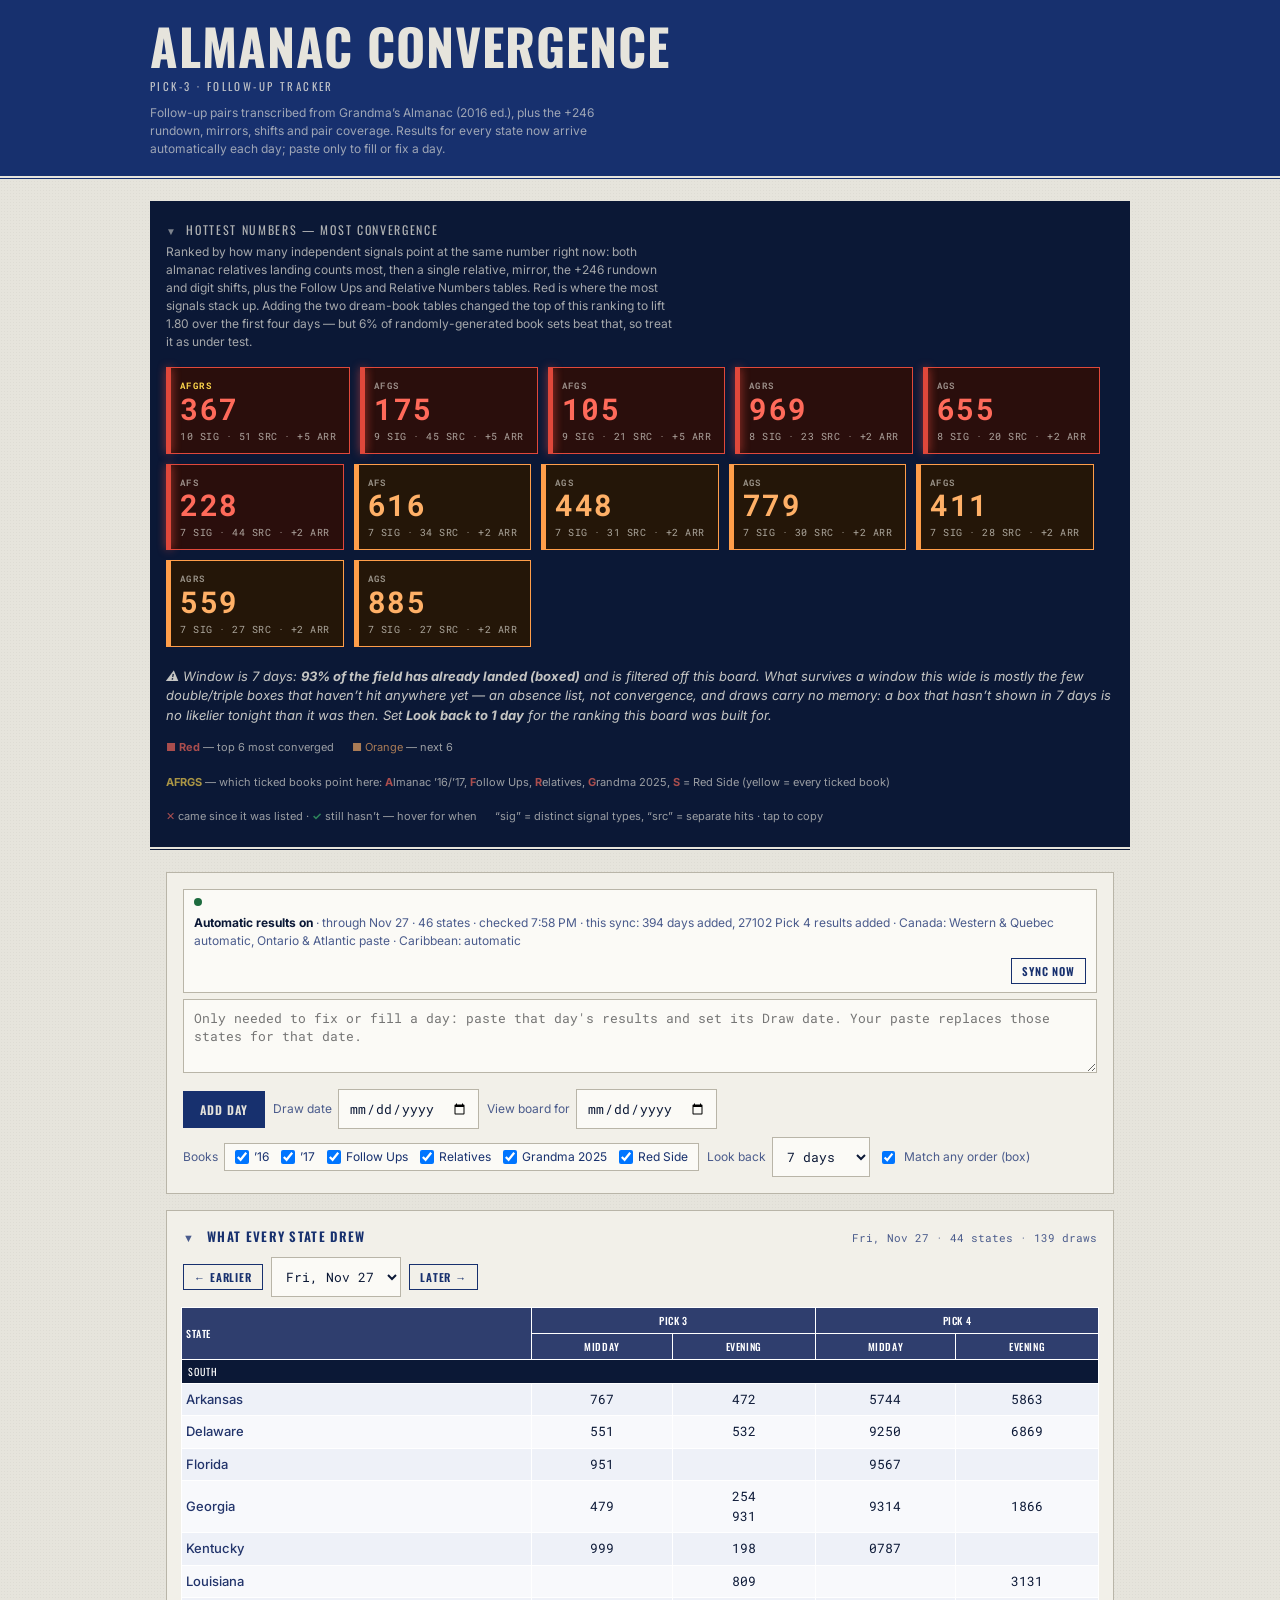
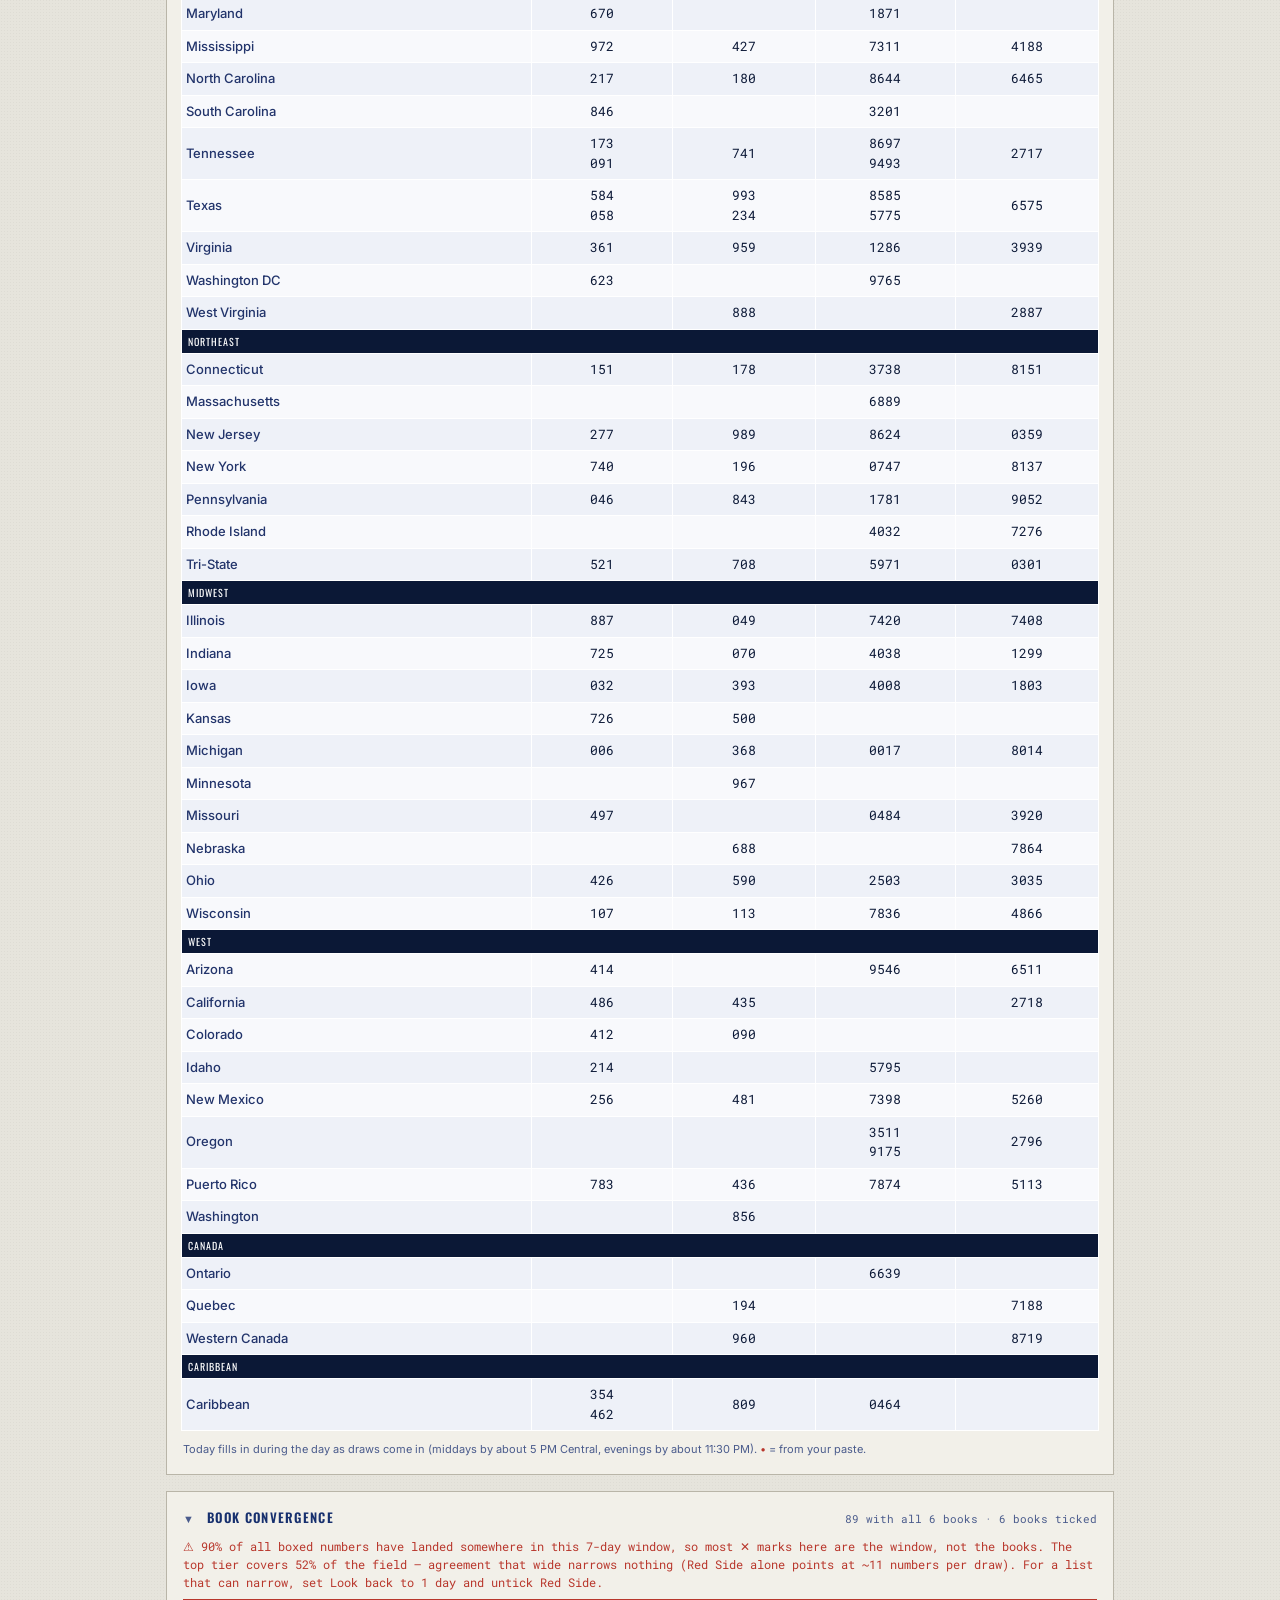
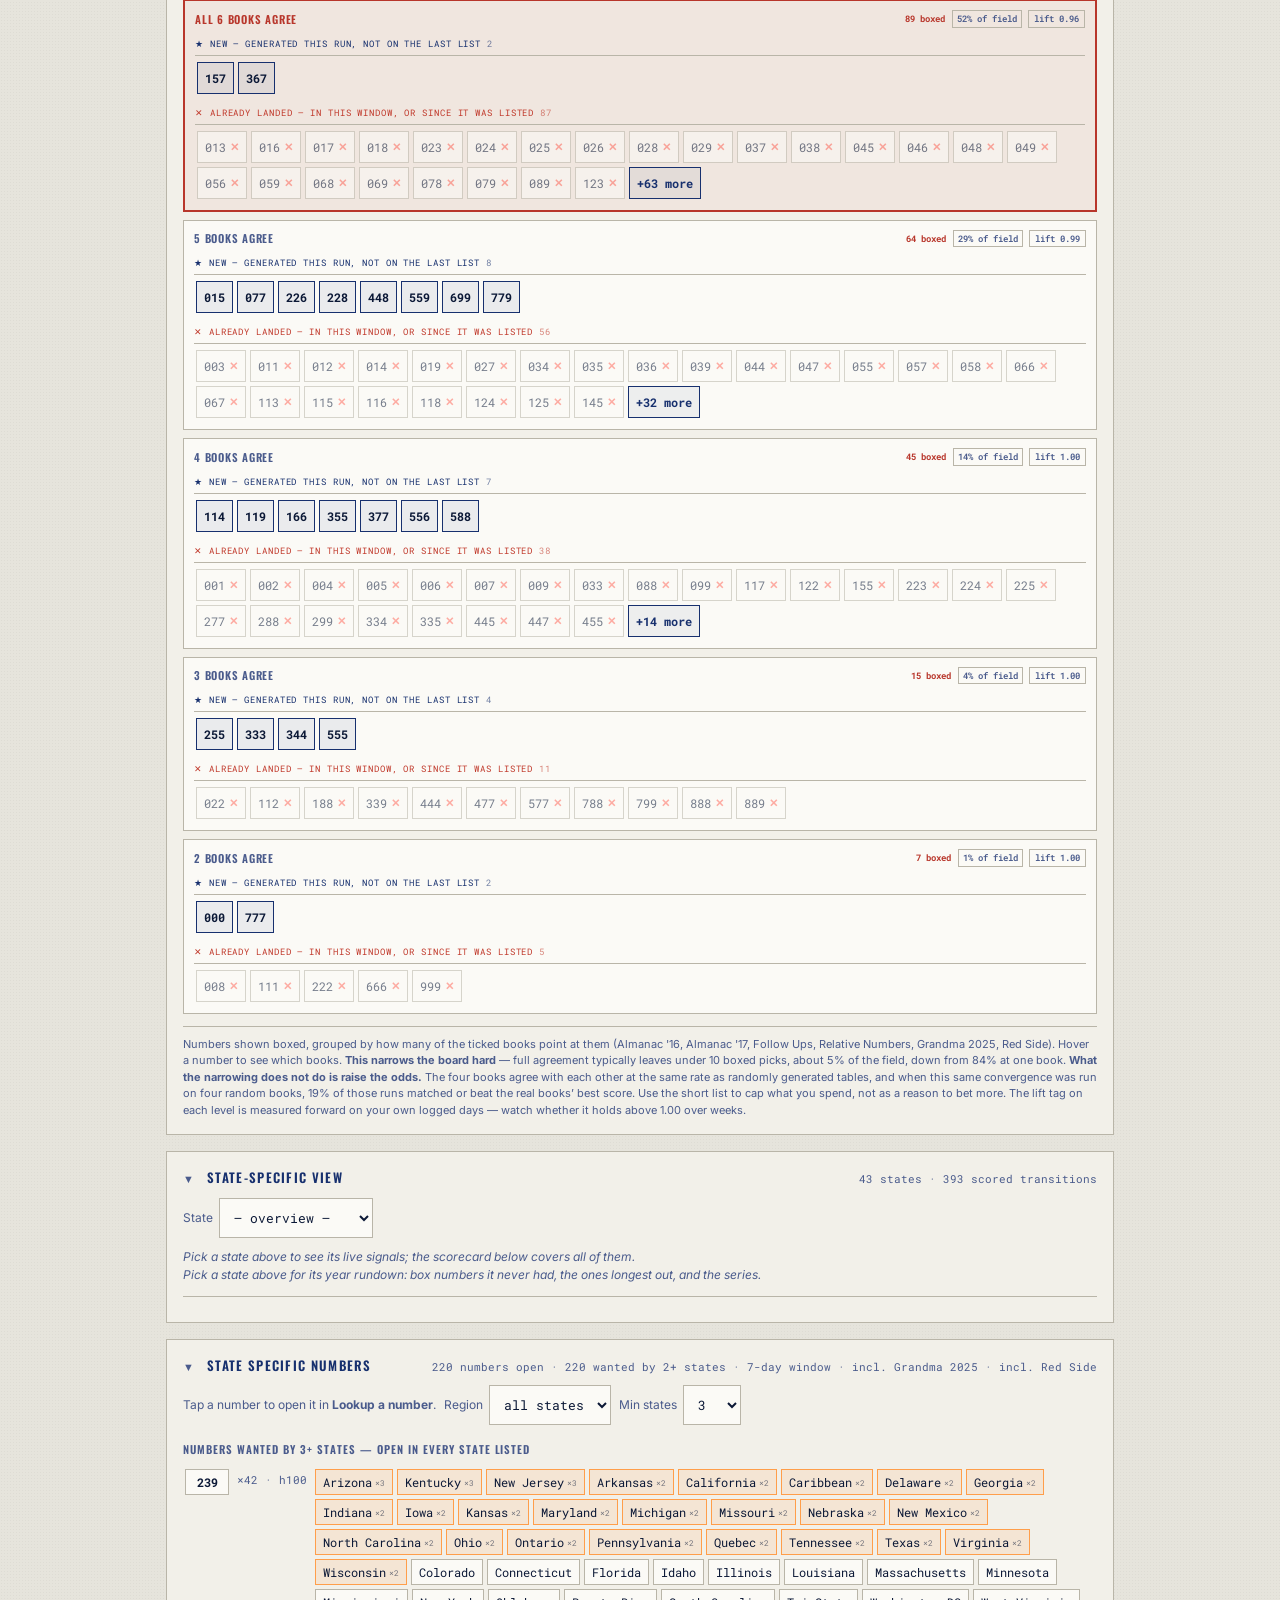
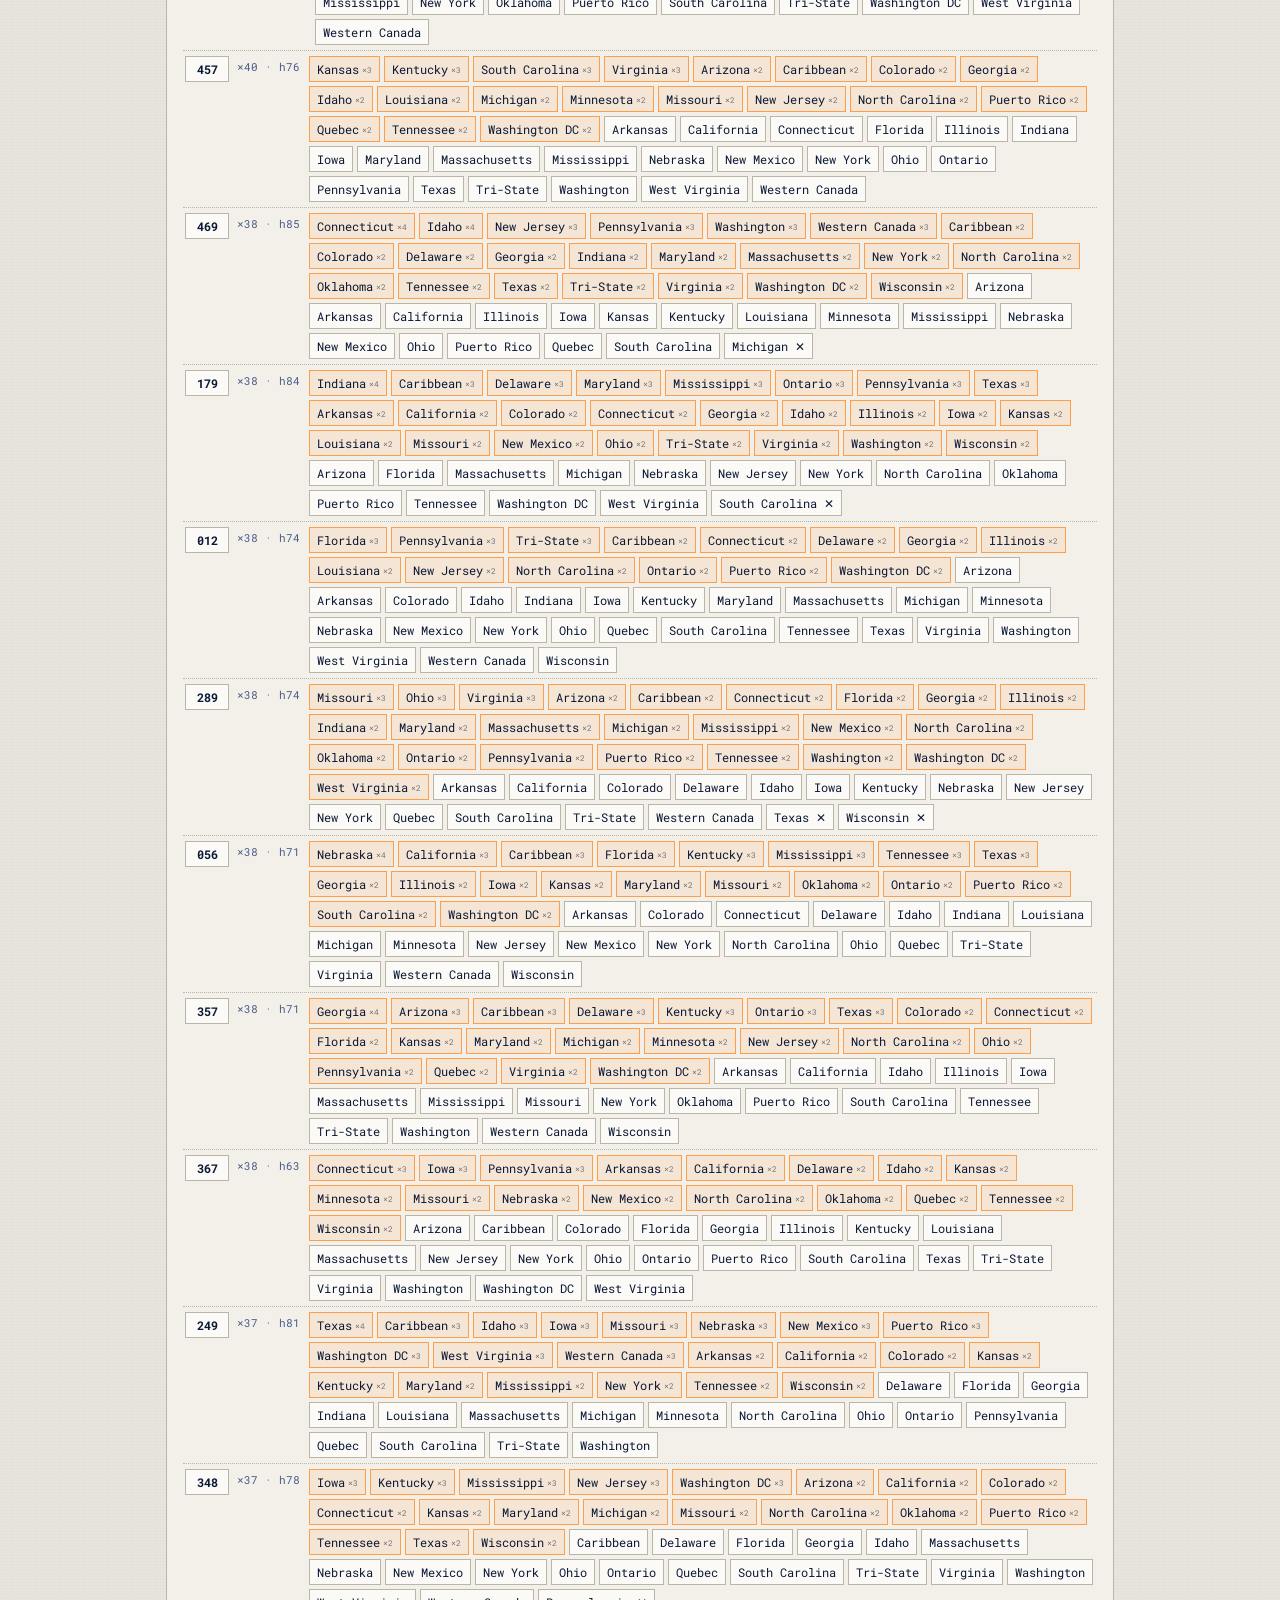
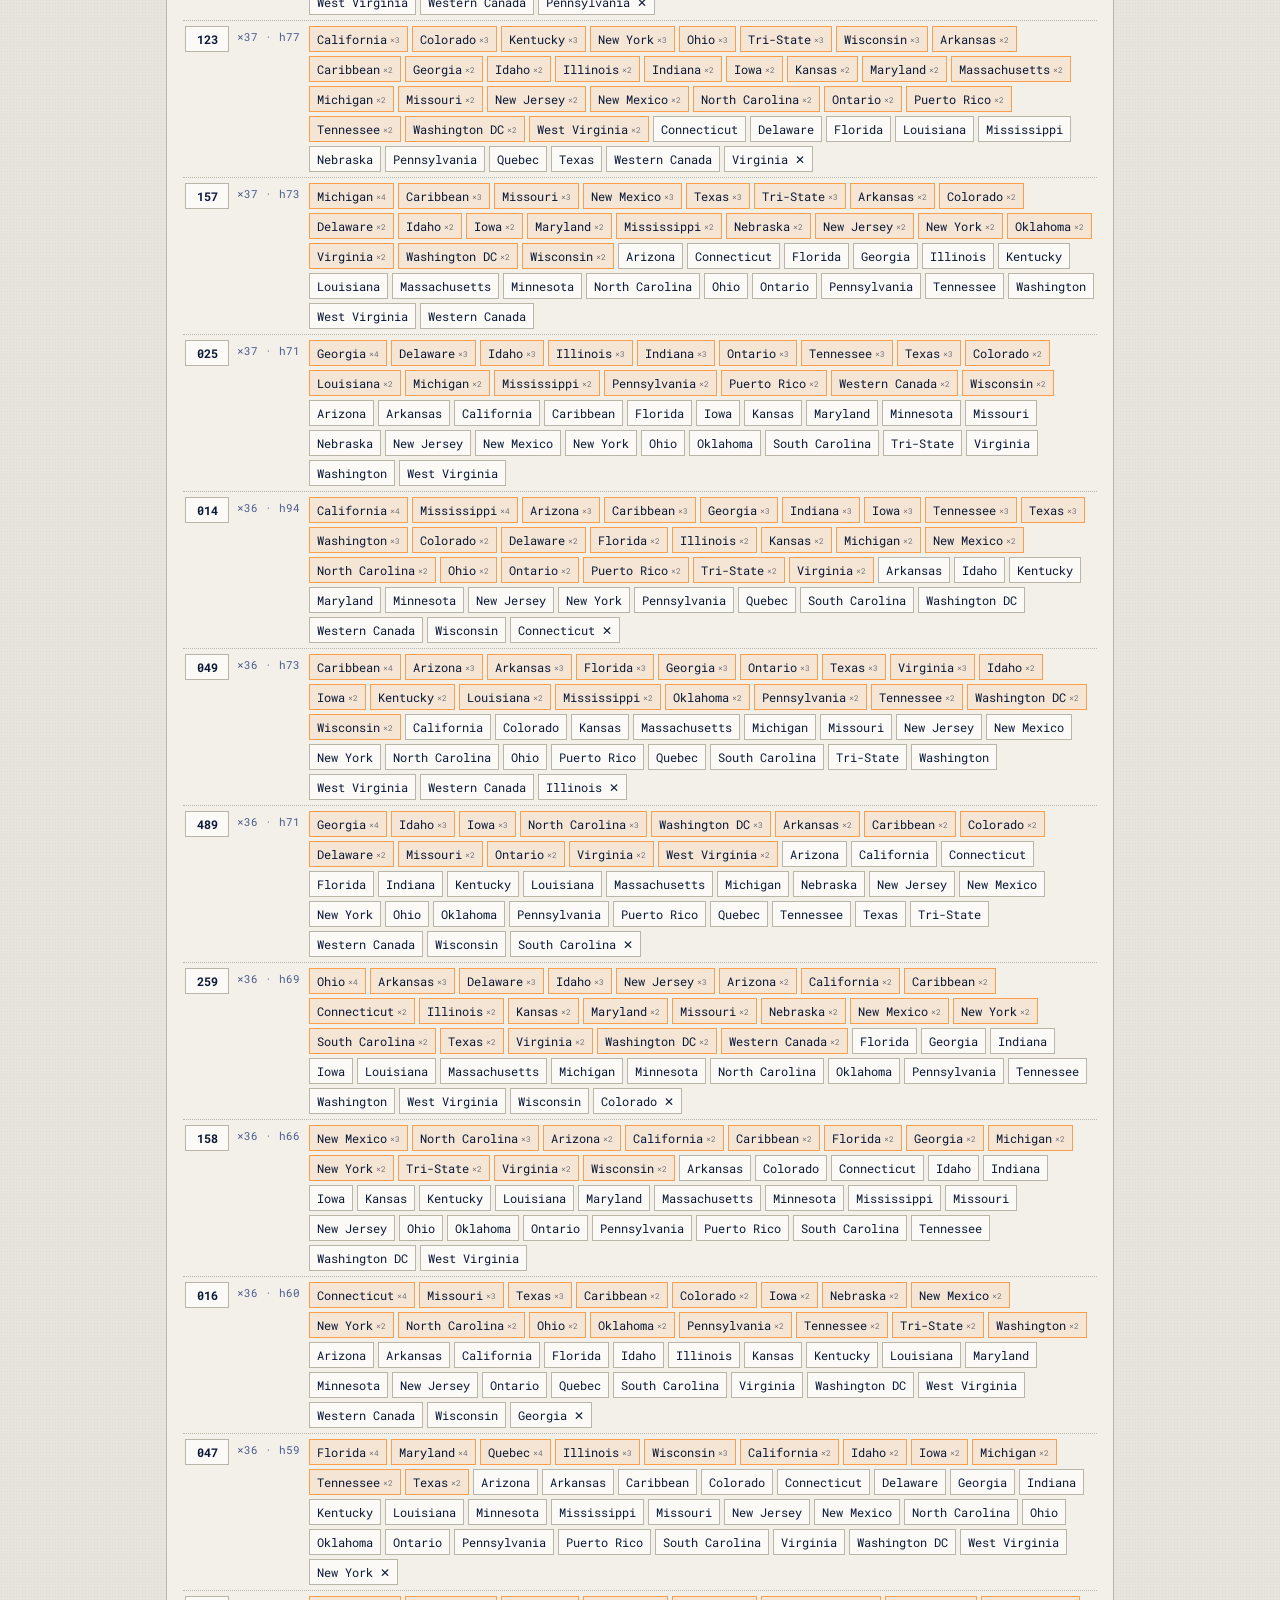
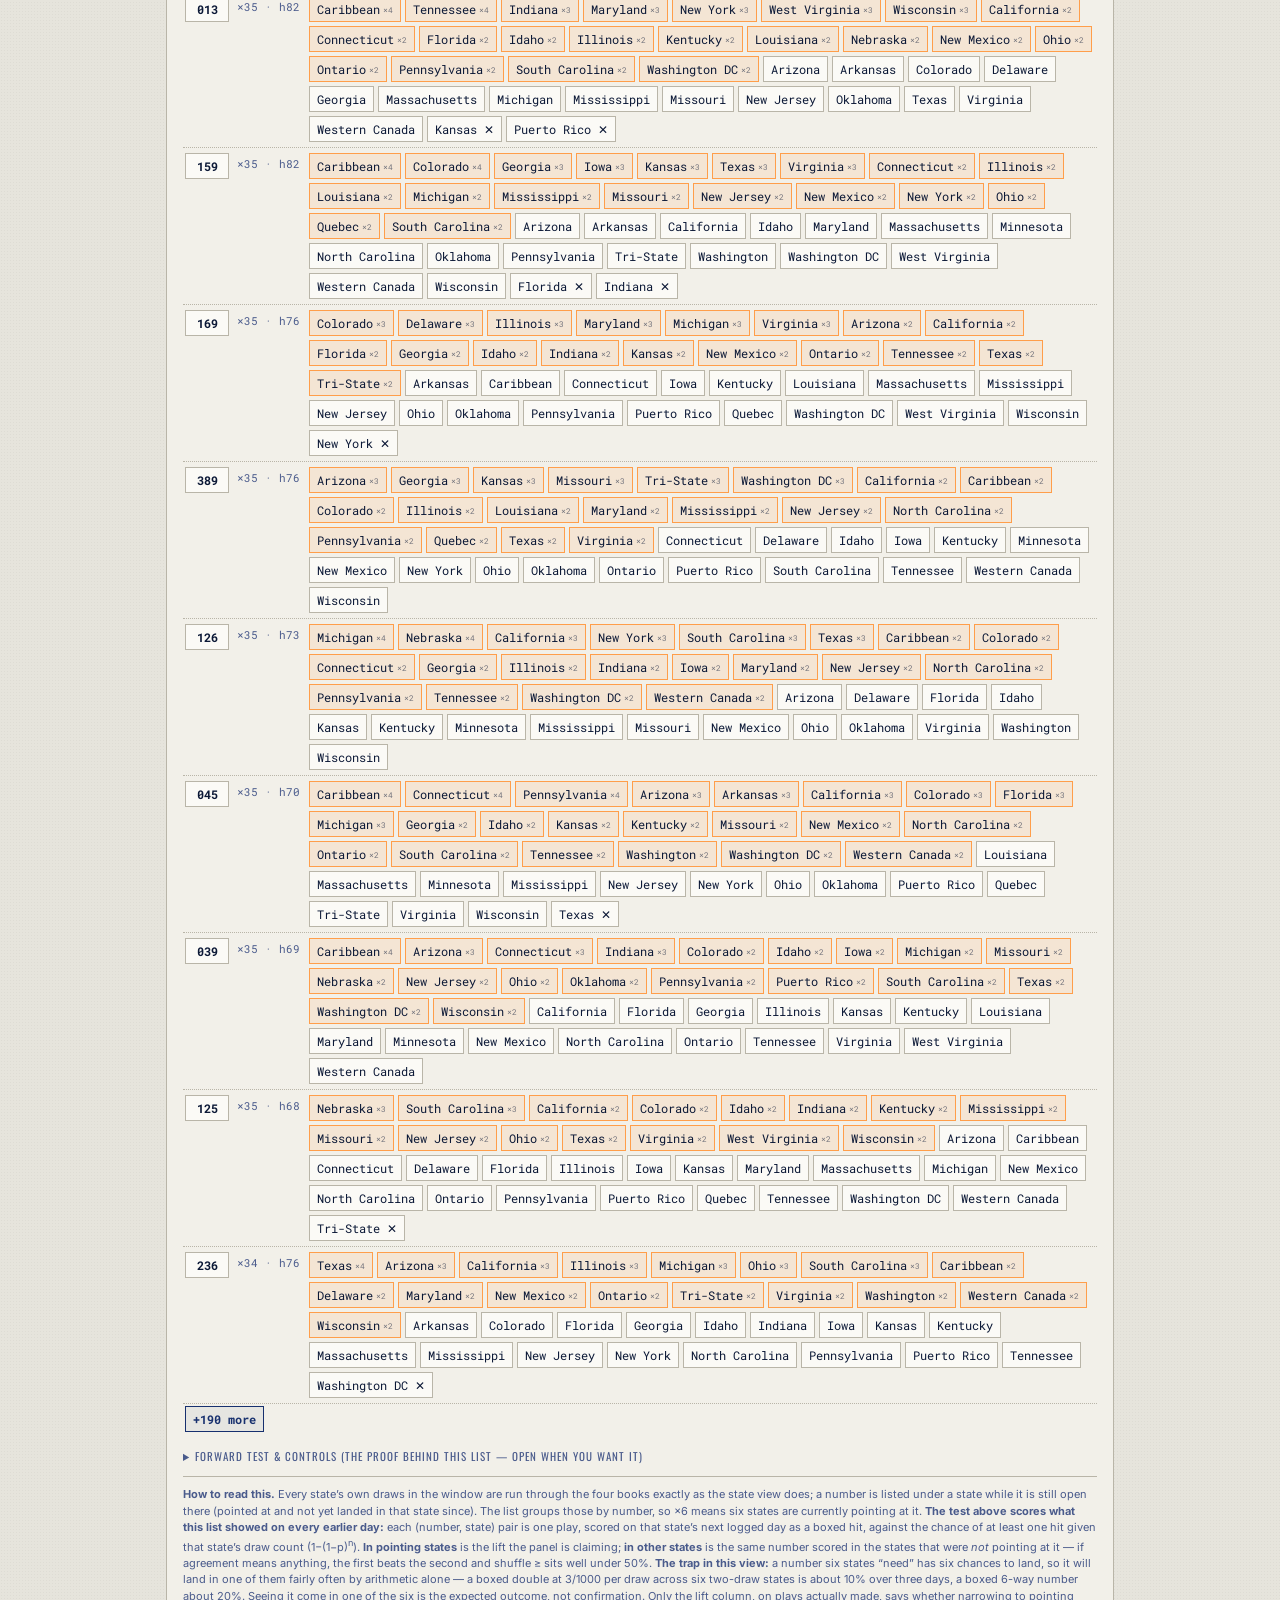
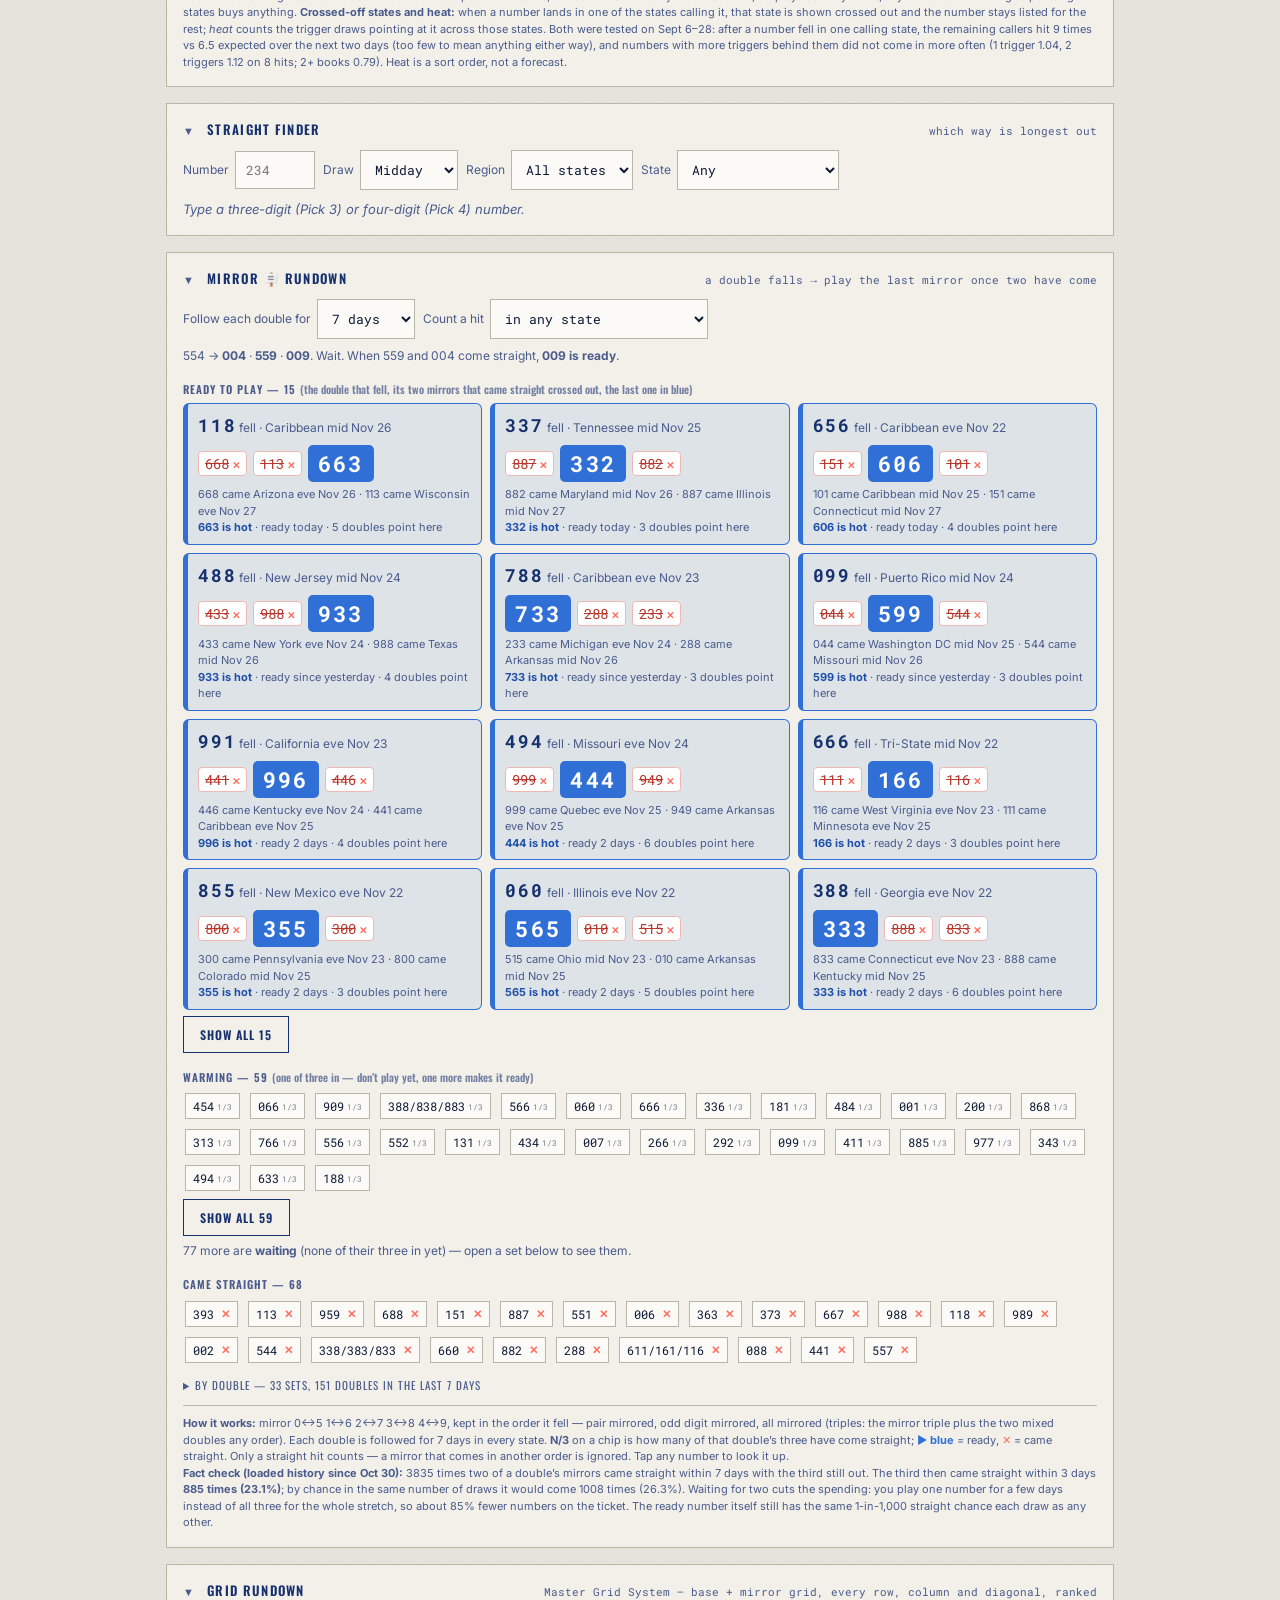
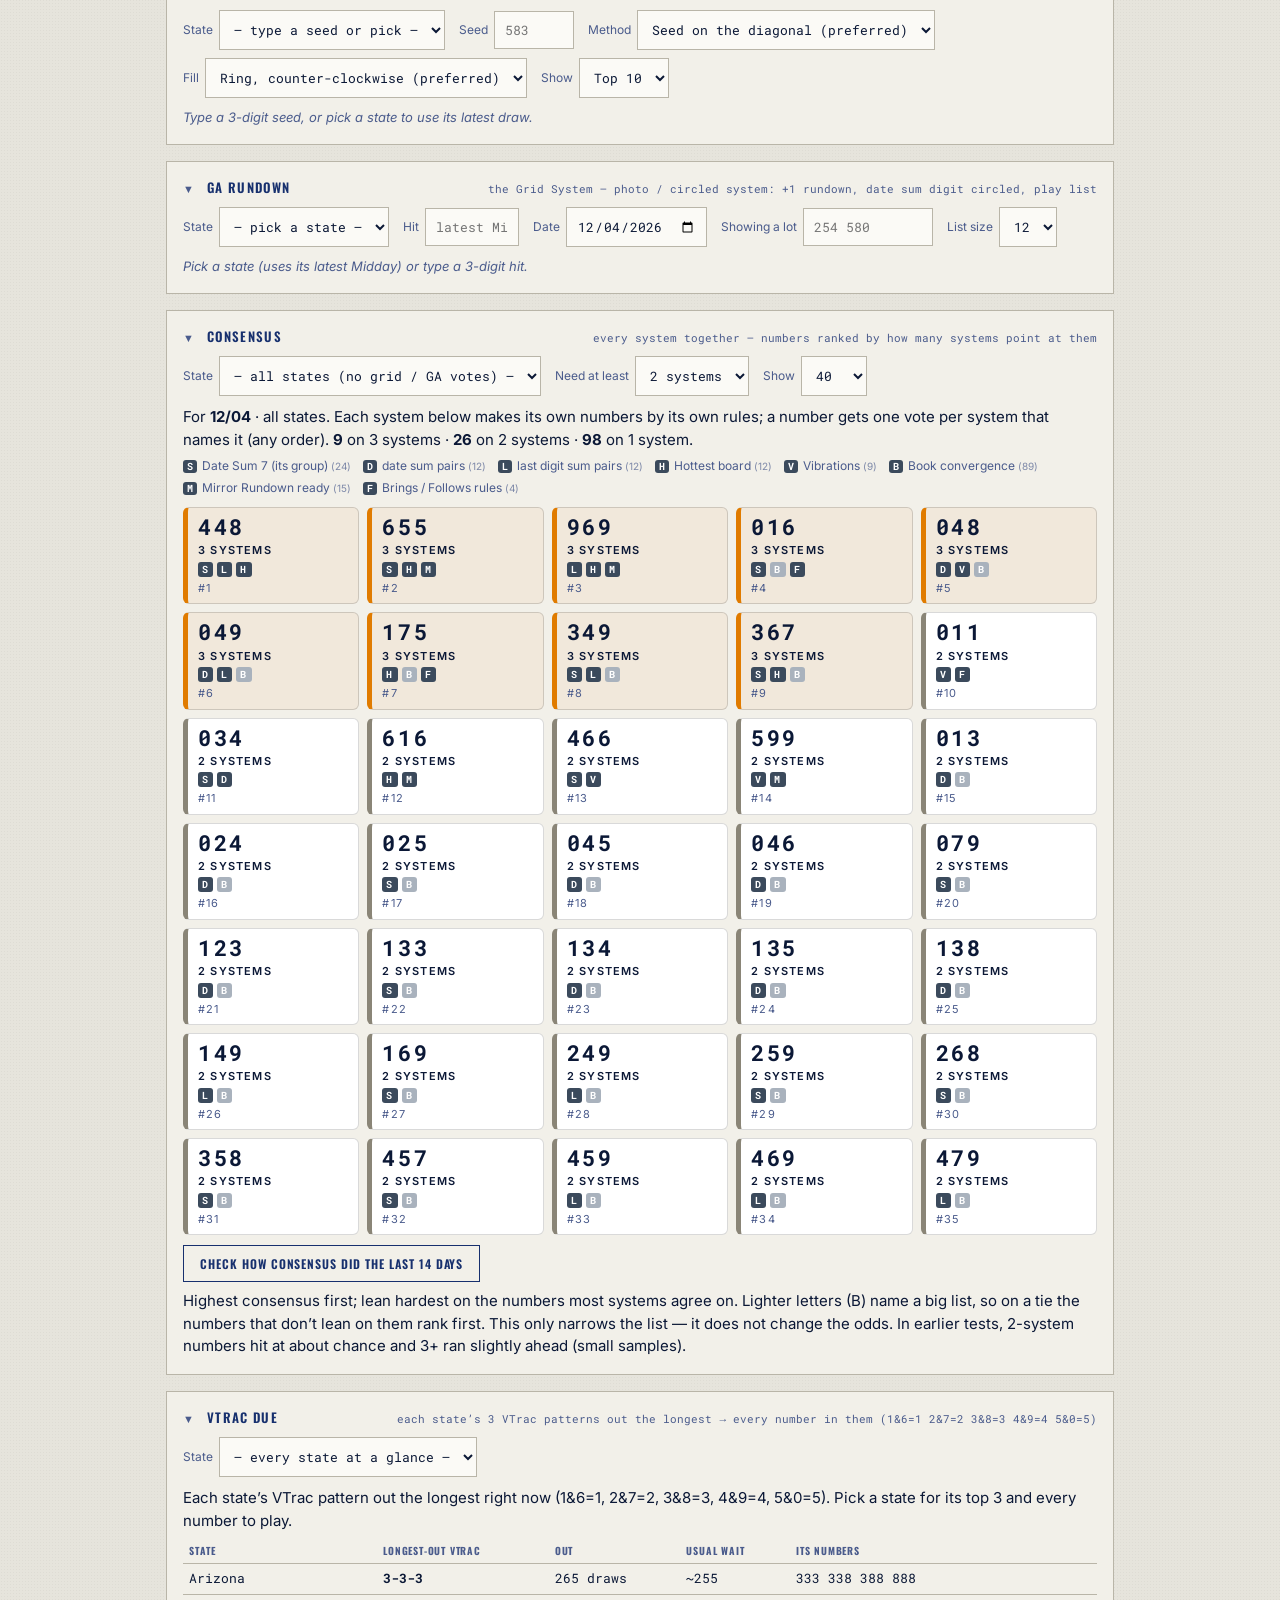
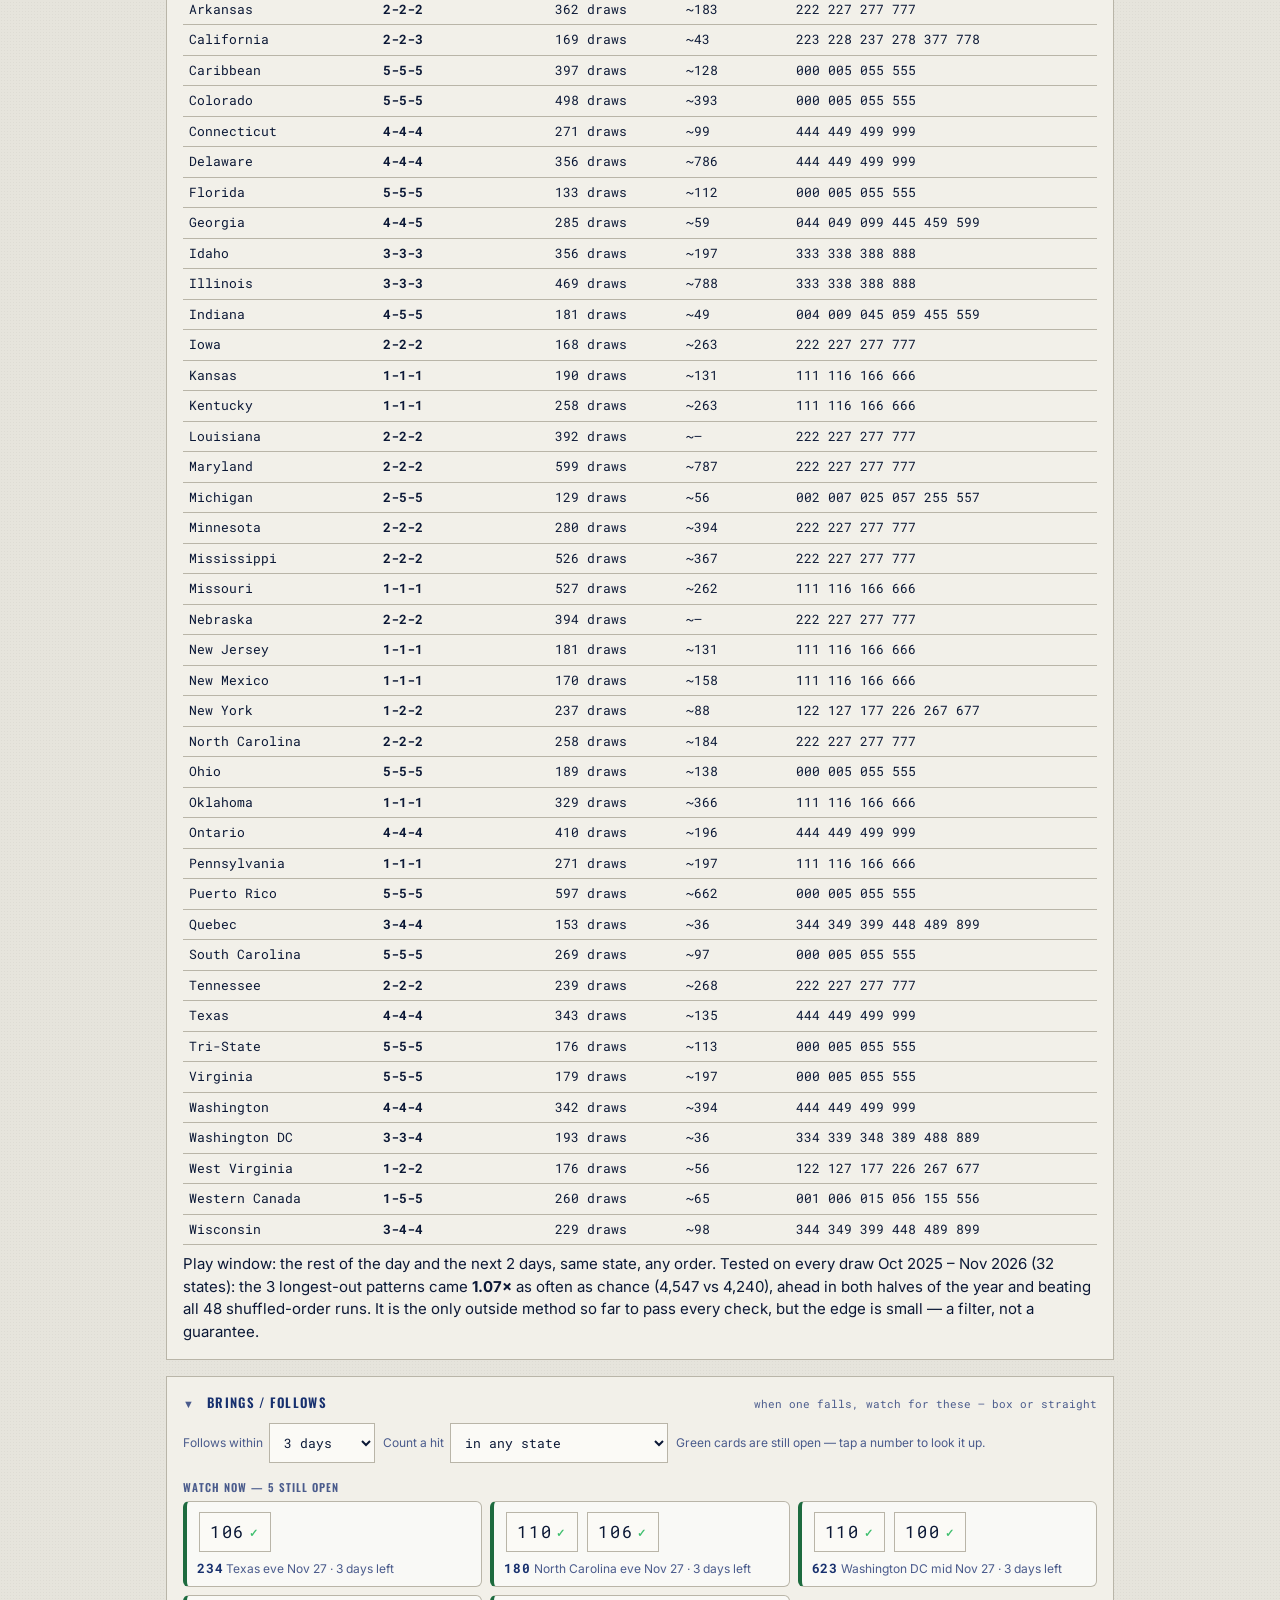
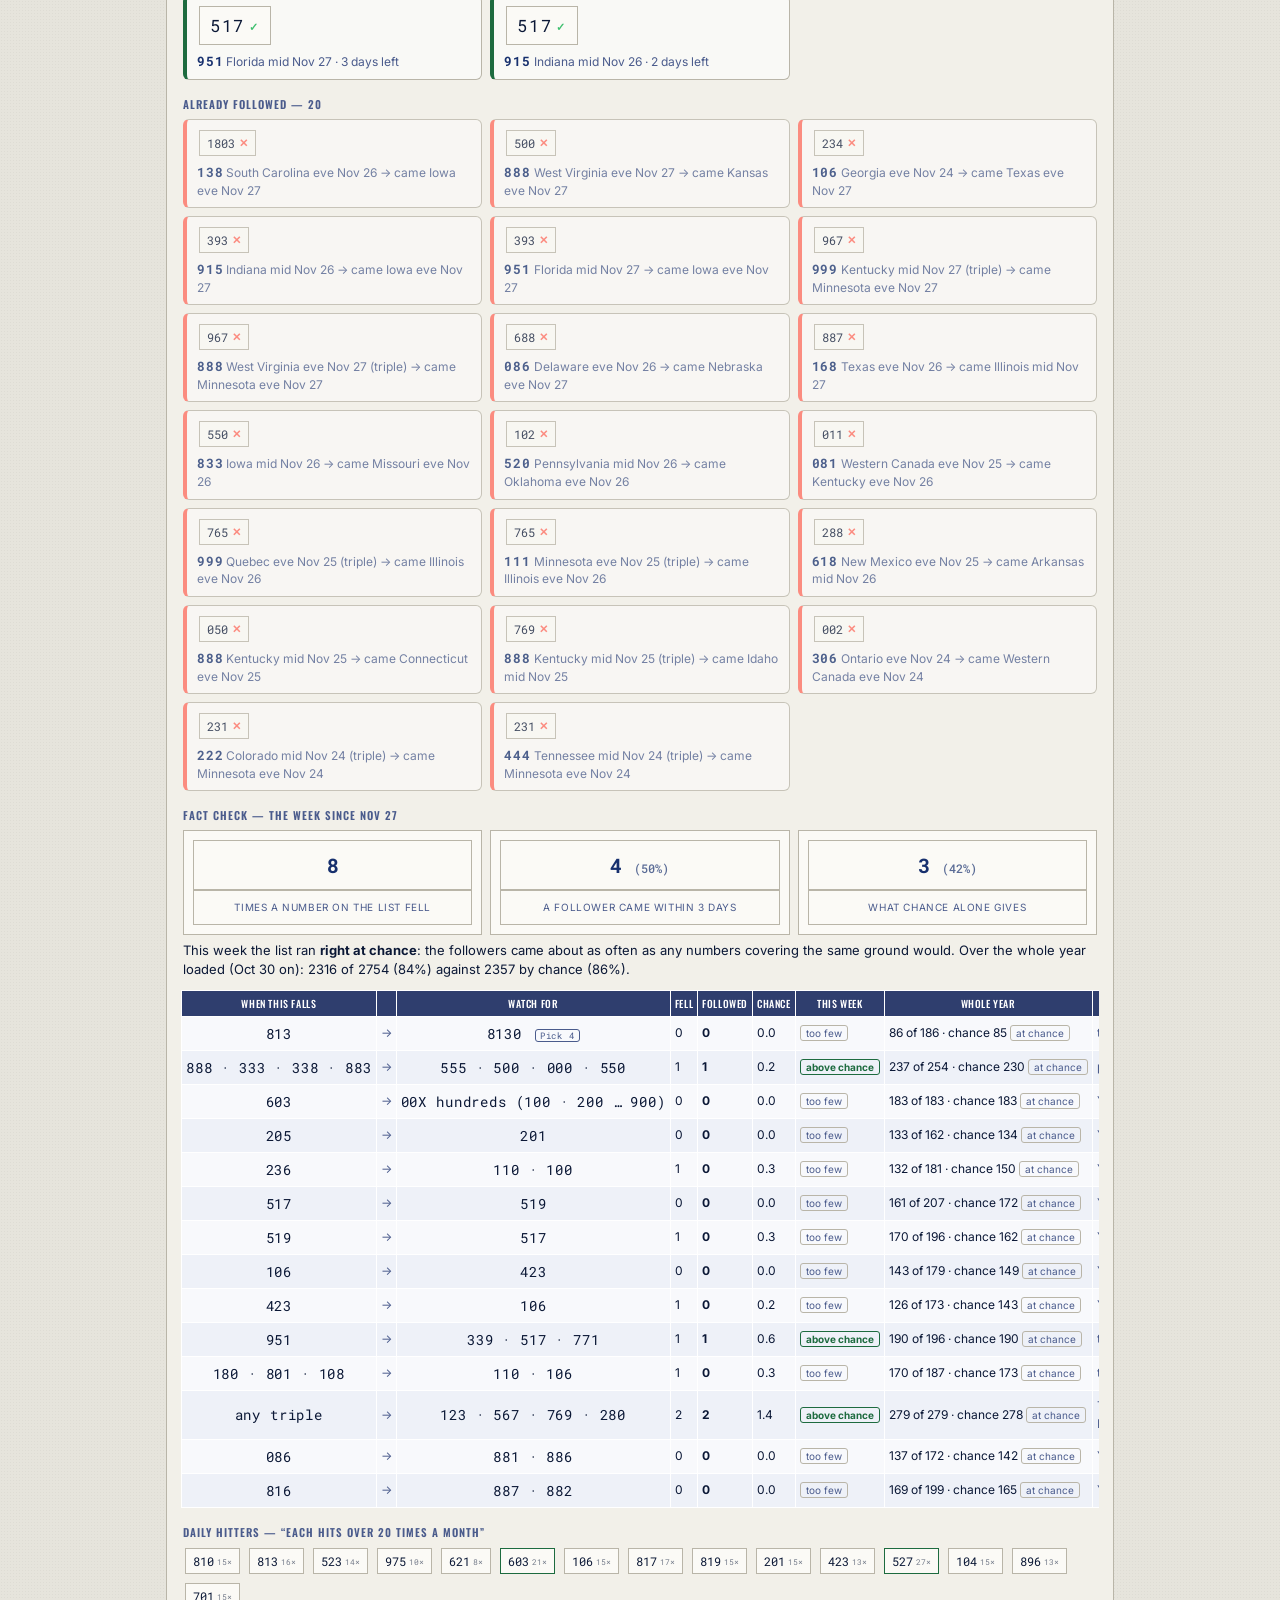
<file: docs/index.html>
<!doctype html><html><head><meta charset=utf8><meta name=viewport content="width=device-width,initial-scale=1,viewport-fit=cover"><style>:root{color-scheme:light;box-sizing:border-box;padding-top:env(safe-area-inset-top,0px);padding-bottom:env(safe-area-inset-bottom,0px)}html{scroll-padding-top:env(safe-area-inset-top,0px)}body{margin:0;padding:0;font:14px -apple-system,BlinkMacSystemFont,sans-serif;background:#fff;color:#000}img{max-width:100%}[hidden]:not([hidden=until-found i]){display:none!important}</style></head><body>
<title>Almanac Convergence</title>
<link rel="preconnect" href="https://fonts.googleapis.com">
<link rel="preconnect" href="https://fonts.gstatic.com" crossorigin>
<link href="https://fonts.googleapis.com/css2?family=Oswald:wght@400;600;700&family=Roboto+Mono:wght@400;500;700&family=Inter:wght@400;500;600&display=swap" rel="stylesheet">
<link rel="stylesheet" href="app-1.css">
<style>.viewbanner{background:#FFF4D6;border:2px solid var(--mark-o);padding:10px 12px;margin:0 0 14px;font-size:13px;color:var(--ink-2)}.viewbanner .vb-h{font-family:Oswald,sans-serif;font-size:13px;letter-spacing:.03em;margin-bottom:4px}.viewbanner .vb-r{font-size:12px;margin-top:3px;line-height:1.5}.vhit{color:var(--pen);font-size:16px}
.sfhead{font-size:14px;margin-bottom:8px}
.sfplay{background:#1D6B3F;color:#fff;font-family:Oswald,sans-serif;letter-spacing:.04em;padding:8px 12px;border-radius:6px;margin-bottom:10px;font-size:15px}
.sfplay b{font-size:20px;letter-spacing:.08em}
.sfins{display:block;font-family:inherit;font-size:12px;letter-spacing:0;opacity:.9;margin-top:3px}
table.sft tr.sftop td{background:#DFF0E4;font-weight:700}
.sfsub{font-family:Oswald,sans-serif;text-transform:uppercase;letter-spacing:.09em;font-size:11px;color:var(--ink-soft);margin:14px 0 6px}
.rnew{font-size:9px;background:#1D6B3F;color:#fff;padding:0 4px;border-radius:3px;margin-left:4px;letter-spacing:.05em}
.rwide{font-size:9px;border:1px solid var(--ink-soft);color:var(--ink-soft);padding:0 4px;border-radius:3px;margin-left:4px}
.mrdays{display:flex;flex-wrap:wrap;gap:6px;margin-bottom:10px}
.mrdays button.on{background:var(--ink);color:#fff;border-color:var(--ink)}
.mrdays button small{opacity:.7;font-size:10px}
.mrboard{display:flex;flex-wrap:wrap;gap:6px}
.chip.mrbig{font-size:17px;padding:6px 10px;letter-spacing:.1em}
.mrfams{display:grid;grid-template-columns:repeat(auto-fill,minmax(300px,1fr));gap:10px;margin-top:4px}
.mrfam{border:1px solid var(--line, #DCD6C8);border-radius:8px;padding:8px 10px;background:rgba(255,255,255,.5)}
.mrcols{display:flex;gap:10px;margin-bottom:6px}
.mrcol{flex:1;min-width:0;border-right:1px dashed rgba(0,0,0,.12);padding-right:8px}
.mrcol:last-child{border-right:0}
.mrcolh{font-family:Oswald,sans-serif;font-size:10px;letter-spacing:.08em;text-transform:uppercase;color:var(--ink-soft);margin-bottom:2px}
.mrsrc{font-family:'Roboto Mono',monospace;font-size:13px;line-height:1.5}
.mrsrc b{font-size:16px;letter-spacing:.1em}
.mrsrc span{font-family:Inter,sans-serif;font-size:11px;color:var(--ink-soft)}
.mrdue{display:flex;flex-wrap:wrap;gap:5px;border-top:1px solid rgba(0,0,0,.08);padding-top:6px}
table.mrt td{vertical-align:top;padding:7px 6px}
table.mrt tr.mrchild td{background:rgba(255,158,74,.07)}
.chip.hot{border-color:var(--mark-o);box-shadow:inset 0 0 0 1px var(--mark-o)}
.sfnote{font-size:12px;color:var(--ink-soft);margin-top:10px;line-height:1.5}
.bfgrid{display:grid;grid-template-columns:repeat(auto-fill,minmax(260px,1fr));gap:8px}
.bfcard{border:1px solid var(--rule);border-left:4px solid #1D6B3F;border-radius:6px;padding:8px 10px;background:rgba(255,255,255,.6)}
.bfcard.done{border-left-color:#FF6B5E;opacity:.75}
.bftgt{display:flex;flex-wrap:wrap;gap:5px;margin-bottom:5px}
.bfwhy{font-size:12px;color:var(--ink-soft);line-height:1.45}
.bfwhy b{font-family:'Roboto Mono',monospace;color:var(--ink);font-size:13px;letter-spacing:.06em}
.bfsum{display:grid;grid-template-columns:repeat(3,1fr);gap:8px;margin:6px 0}
.bfsum div{background:#FBFAF6;border:1px solid var(--rule);padding:9px;text-align:center}
.bfsum .v{font-family:'Roboto Mono',monospace;font-weight:700;font-size:20px;color:var(--ink)}
.bfsum .v small{font-size:12px;font-weight:500;opacity:.7}
.bfsum .l{font-size:10px;color:var(--ink-soft);text-transform:uppercase;letter-spacing:.06em}
.bfread{font-size:13px;line-height:1.5;margin:6px 0 10px}
.bfv{font-size:10px;border:1px solid var(--rule);border-radius:3px;padding:1px 5px;white-space:nowrap;color:var(--ink-soft)}
.bfv.up{border-color:#1D6B3F;color:#1D6B3F;font-weight:700}
.bfv.dn{border-color:var(--pen);color:var(--pen)}
table.bft td{vertical-align:middle;font-size:12px}
table.bft td.dnum{font-size:14px;letter-spacing:.06em}
.bfarrow{color:var(--ink-soft)}
.bfyr{white-space:nowrap}
.bfwho{font-size:11px;color:var(--ink-soft)}
.bfhit{display:flex;flex-wrap:wrap;gap:5px}
@media(max-width:560px){.bfsum .v{font-size:16px}}
.mrready-grid{display:grid;grid-template-columns:repeat(auto-fill,minmax(230px,1fr));gap:8px}
.mrcard{border:1px solid #2F6FD6;border-left:5px solid #2F6FD6;border-radius:6px;padding:8px 10px;background:rgba(47,111,214,.10)}
.mrcard-n{color:#1F4FA8}
.mk.ready{color:#2F6FD6}
.mrcard-n{font-family:'Roboto Mono',monospace;font-size:24px;font-weight:700;letter-spacing:.12em;cursor:pointer;line-height:1.1}
.mrcard-why{font-size:12px;color:var(--ink-soft);margin-top:3px;line-height:1.5}
.mrcard-why b{font-family:'Roboto Mono',monospace;color:var(--ink)}
.mrcard-age{font-size:11px;color:var(--ink-soft);margin-top:3px}
.mrsib{display:inline-block;font-family:'Roboto Mono',monospace;font-size:11px;border:1px solid var(--rule);border-radius:3px;padding:0 4px;margin:2px 4px 0 0}
.mrsib.in{color:#FF6B5E;border-color:#FF6B5E;text-decoration:line-through}
.chip.mrready{border-color:#2F6FD6;background:rgba(47,111,214,.14);color:#1F4FA8;font-weight:700}
.mrfold{margin-top:12px}
.mrfold summary{cursor:pointer;font-family:Oswald,sans-serif;text-transform:uppercase;letter-spacing:.09em;font-size:11px;color:var(--ink-soft)}
.mrcard-src{font-size:12px;color:var(--ink-soft)}
.mrcard-src b{font-family:'Roboto Mono',monospace;font-size:18px;color:var(--ink);letter-spacing:.1em}
.mrcard-outs{display:flex;flex-wrap:wrap;align-items:center;gap:6px;margin:6px 0 4px}
.mrgone{font-family:'Roboto Mono',monospace;font-size:14px;color:#B8362B;text-decoration:line-through;border:1px solid #F0B8B2;border-radius:4px;padding:1px 6px;background:#fff}
.mrgone .mk{position:static;margin-left:3px;font-size:10px;text-decoration:none;display:inline-block}
.mrhot{font-family:'Roboto Mono',monospace;font-size:22px;font-weight:700;letter-spacing:.1em;color:#fff;background:#2F6FD6;border-radius:5px;padding:2px 10px;cursor:pointer}
.dshead{display:flex;flex-wrap:wrap;align-items:baseline;gap:6px 14px;margin-bottom:6px}
.dsdate{font-family:Oswald,sans-serif;font-size:26px;letter-spacing:.04em}
.dsmath{font-family:'Roboto Mono',monospace;font-size:15px}
.dsmath b{font-size:20px;color:#2F6FD6}
.dsplay{font-size:13px;color:var(--ink-soft)}
.dsrow{font-size:13px;margin:4px 0;display:flex;flex-wrap:wrap;align-items:center;gap:5px}
.dsx{color:var(--ink-soft);font-size:12px}
.chip.dshit{border-color:#2F6FD6;background:rgba(47,111,214,.10);font-weight:700}
.dslist{margin:6px 0;border:1px solid var(--rule);border-radius:6px;padding:6px 10px}
.dslist summary{cursor:pointer;font-size:13px}
.dsway{margin:6px 0 2px;display:flex;flex-wrap:wrap;gap:4px;align-items:center}
.dswn{font-size:11px;color:var(--ink-soft);min-width:150px}
table.dst td{font-size:12px;vertical-align:top}
.dscame{font-family:'Roboto Mono',monospace;font-size:12px}
.dscame span{font-family:Inter,sans-serif;font-size:10px;color:var(--ink-soft)}
.dssum{display:grid;grid-template-columns:repeat(2,1fr);gap:8px;margin:8px 0}
.dssum>div{background:#FBFAF6;border:1px solid var(--rule);padding:8px 10px}
.dssum .l{font-size:10px;color:var(--ink-soft);text-transform:uppercase;letter-spacing:.06em}
.dssum .v{font-family:'Roboto Mono',monospace;font-size:13px;line-height:1.5}
@media(max-width:560px){.dssum{grid-template-columns:1fr}}
/* keep the page inside a phone's width: grids shrink their minimum to the card, wide tables scroll in place */
.mrfams{grid-template-columns:repeat(auto-fill,minmax(min(300px,100%),1fr))}
.mrready-grid{grid-template-columns:repeat(auto-fill,minmax(min(230px,100%),1fr))}
.bfgrid{grid-template-columns:repeat(auto-fill,minmax(min(260px,100%),1fr))}
#snPanel table.tbl{display:block;overflow-x:auto;max-width:100%}
.mthead{font-size:13px;color:var(--ink-soft);margin-bottom:4px}
.mthead b{color:var(--ink)}
.mtgrid{display:grid;grid-template-columns:repeat(auto-fill,minmax(min(150px,100%),1fr));gap:8px}
.mtpick{display:flex;flex-direction:column;align-items:flex-start;gap:3px;text-align:left;border:1px solid #2F6FD6;border-left:5px solid #2F6FD6;border-radius:6px;padding:7px 10px;background:rgba(47,111,214,.08);cursor:pointer;font:inherit;color:inherit}
.mtpick.came{border-color:#E8A7A0;border-left-color:#FF6B5E;background:rgba(255,107,94,.07)}
.mtn{font-family:'Roboto Mono',monospace;font-size:22px;font-weight:700;letter-spacing:.12em;line-height:1.1}
.mtpick.came .mtn{text-decoration:line-through;text-decoration-color:#FF6B5E}
.mttags{display:flex;gap:3px;flex-wrap:wrap}.mttags i small{font-size:8px;font-weight:500;margin-left:2px;opacity:.9}
.mttags i,.mtfoot i{font-style:normal;font-family:'Roboto Mono',monospace;font-size:10px;font-weight:700;border-radius:3px;padding:0 4px;color:#fff}
.mtH{background:#C0392B}.mtB{background:#6B4E16}.mtS{background:#2F6FD6}.mtM{background:#1D6B3F}.mtF{background:#7A3E9D}.mtV{background:#B7791F}
.mtst{font-size:11px;color:var(--ink-soft)}
.mtpick.came .mtst{color:#B8362B}
.mtfoot{display:flex;flex-wrap:wrap;gap:6px 18px;font-size:12px;color:var(--ink-soft);margin-top:10px}
</style>
<div class="mast"><div class="mast-in">
  <h1>Almanac Convergence</h1>
  <div class="sub">Pick-3 · follow-up tracker</div>
  <div class="src">Follow-up pairs transcribed from Grandma&rsquo;s Almanac (2016 ed.), plus the &plus;246 rundown, mirrors, shifts and pair coverage. Results for every state now arrive automatically each day; paste only to fill or fix a day.</div>
</div></div>

<div class="wrap">

<div id="viewBanner" class="viewbanner" style="display:none"></div>

<div class="heatwrap"><div class="mast-in">
  <p class="hh">Hottest numbers &mdash; most convergence</p>
  <p class="hs">Ranked by how many independent signals point at the same number right now: both almanac relatives landing counts most, then a single relative, mirror, the &plus;246 rundown and digit shifts, plus the Follow Ups and Relative Numbers tables. Red is where the most signals stack up. Adding the two dream-book tables changed the top of this ranking to lift 1.80 over the first four days &mdash; but 6% of randomly-generated book sets beat that, so treat it as under test.</p>
  <div id="heatBoard" class="heatgrid"><div class="heatempty">Add a day to begin.</div></div>
  <div class="legend"><span><b>&#9632; Red</b> &mdash; top 6 most converged</span><span><span class="o">&#9632; Orange</span> &mdash; next 6</span><span><b style="color:#FFD84D">AFRGS</b> &mdash; which ticked books point here: <b>A</b>lmanac &rsquo;16/&rsquo;17, <b>F</b>ollow Ups, <b>R</b>elatives, <b>G</b>randma 2025, <b>S</b> = Red Side (yellow = every ticked book)</span><span><b style="color:#FF6B5E">&#10005;</b> came since it was listed &middot; <b style="color:#3FBF6F">&#10003;</b> still hasn&rsquo;t &mdash; hover for when</span><span>&ldquo;sig&rdquo; = distinct signal types, &ldquo;src&rdquo; = separate hits · tap to copy</span></div>
</div></div>

<div class="card">
  <div class="feedline" id="feedLine"><span class="fdot"></span><span id="feedText">Connecting to the automatic results&hellip;</span>
    <button class="ghost" id="feedSync" onclick="syncFeed(true)">Sync now</button></div>
  <div class="feedconf" id="feedConf"></div>
  <textarea id="pasteBox" rows="3" placeholder="Only needed to fix or fill a day: paste that day's results and set its Draw date. Your paste replaces those states for that date."></textarea>
  <div class="controls">
    <button onclick="addDay()">Add day</button>
    <label>Draw date <input type="date" id="drawDate" style="width:auto"></label>
    <label title="Show the whole board as it stood going into this day, marked with what came that day">View board for <input type="date" id="viewDay" style="width:auto" onchange="viewDayChanged()"></label>
    <button class="ghost" id="viewClear" onclick="clearView()" style="display:none">Back to live</button>
    <select id="topN" style="display:none"><option>3</option><option selected>5</option><option>8</option><option>12</option></select>
    <span class="bklbl">Books
      <span class="bkbox">
        <label><input type="checkbox" id="bk16" checked onchange="booksChanged()"> &rsquo;16</label>
        <label><input type="checkbox" id="bk17" checked onchange="booksChanged()"> &rsquo;17</label>
        <label><input type="checkbox" id="bkfu" checked onchange="booksChanged()"> Follow Ups</label>
        <label><input type="checkbox" id="bkrel" checked onchange="booksChanged()"> Relatives</label>
        <label title="tested 0.92 same-state — lookup-only"><input type="checkbox" id="bk25" checked onchange="booksChanged()"> Grandma 2025</label>
        <label title="Red Book relatives — tested 1.08 same-state, shuffle 11% — lookup-only; covers 12% of the field per state"><input type="checkbox" id="bkrs" checked onchange="booksChanged()"> Red Side</label>
      </span>
    </span>
    <label>Look back
      <select id="lookback" onchange="render()">
        <option value="1">1 day</option>
        <option value="3">3 days</option>
        <option value="5">5 days</option>
        <option value="7" selected>7 days</option>
        <option value="14">14 days</option>
      </select>
    </label>
    <label><input type="checkbox" id="boxMode" checked onchange="render()" style="width:auto"> Match any order (box)</label>
    <span id="parseStatus" class="status"></span>
  </div>
</div>

<div class="card">
  <h2>What every state drew <span class="count" id="drawsCount"></span></h2>
  <div class="panelbody" id="drawsPanel">
  <div class="drawnav">
    <button class="ghost" id="drawsPrev" onclick="drawsStep(-1)">&larr; Earlier</button>
    <select id="drawsDate" onchange="DRAWS_DATE=this.value;renderDraws()"></select>
    <button class="ghost" id="drawsNext" onclick="drawsStep(1)">Later &rarr;</button>
  </div>
  <div id="drawsBody"><div class="heatempty">No days yet.</div></div>
  <div class="drawnote">Today fills in during the day as draws come in (middays by about 5 PM Central, evenings by about 11:30 PM). <span class="dmark">&bull;</span> = from your paste.</div>
  </div>
</div>

<div class="card">
  <h2>Book convergence <span class="count" id="convCount"></span></h2>
  <div class="panelbody" id="convBody"><div class="empty">Add a day to begin.</div></div>
  <div class="baseline" id="convBase"></div>
</div>

<div class="card">
  <h2>State-specific view <span class="count" id="stCount"></span></h2>
  <div class="panelbody" id="stPanel">
    <div class="controls" style="margin-top:0;margin-bottom:10px">
      <label>State
        <select id="stSel" onchange="render()"><option value="">&mdash; overview &mdash;</option></select>
      </label>
    </div>
    <div id="stLive"></div>
    <div id="stScore"></div>
    <div id="stPerState"></div>
  </div>
  <div class="baseline" id="stBase"></div>
</div>

<div class="card">
  <h2>State Specific Numbers <span class="count" id="snCount"></span></h2>
  <div class="panelbody" id="snPanel">
    <div class="controls" style="margin-top:0;margin-bottom:10px">
      <input id="snLookup" type="hidden" value=""><span style="font-size:12px;color:var(--ink-soft)">Tap a number to open it in <b>Lookup a number</b>.</span>
      <label>Region
        <select id="snRegion" onchange="SN_CACHE=null;renderStateNumbers()"><option value="">all states</option><option value="south">South</option><option value="east">East</option><option value="north">North</option><option value="west">West</option><option value="caribbean">Caribbean</option></select>
      </label>
      <label>Min states
        <select id="snMin" onchange="renderStateNumbers()"><option value="1">1</option><option value="2">2</option><option value="3" selected>3</option><option value="4">4</option><option value="5">5</option><option value="6">6</option><option value="8">8</option><option value="10">10</option><option value="15">15</option></select>
      </label>
    </div>
    <div id="snLookupOut"></div>
    <div id="snList"></div>
    <details class="snfold"><summary style="cursor:pointer;font-family:Oswald,sans-serif;text-transform:uppercase;letter-spacing:.09em;font-size:11px;color:var(--ink-soft);margin-top:14px">Forward test &amp; controls (the proof behind this list &mdash; open when you want it)</summary>
      <div class="controls" style="margin-top:6px"><button class="ghost" onclick="runSnControl()">Run random-book control</button><span id="snCtlStatus" class="status"></span></div>
      <div id="snScore"></div>
    </details>
  </div>
  <div class="baseline" id="snBase"></div>
</div>

<div class="card">
  <h2>Straight Finder <span class="count">which way is longest out</span></h2>
  <div class="panelbody" id="sfPanel">
    <div class="controls" style="margin-top:0;margin-bottom:10px">
      <label>Number <input id="sfBox" inputmode="numeric" maxlength="4" placeholder="234" style="width:80px" oninput="renderStraight()"></label>
      <label>Draw <select id="sfSlot" onchange="renderStraight()"><option value="m" selected>Midday</option><option value="e">Evening</option><option value="b">Both</option></select></label>
      <label>Region <select id="sfRegion" onchange="document.getElementById('sfState').value='';renderStraight()"><option value="">All states</option><option>South</option><option>Northeast</option><option>Midwest</option><option>West</option><option>Canada</option><option>Caribbean</option></select></label>
      <label>State <select id="sfState" onchange="renderStraight()"><option value="">Any</option></select></label>
    </div>
    <div id="sfOut"><div class="empty">Type a three-digit (Pick 3) or four-digit (Pick 4) number.</div></div>
  </div>
</div>

<div class="card">
  <h2>Mirror &#129703; Rundown <span class="count">a double falls &rarr; play the last mirror once two have come</span></h2>
  <div class="panelbody" id="mrPanel">
    <div class="controls" style="margin-top:0;margin-bottom:10px">
      <label>Follow each double for <select id="mrTrack" onchange="renderMirror()"><option value="3">3 days</option><option value="5">5 days</option><option value="7" selected>7 days</option><option value="10">10 days</option><option value="14">14 days</option></select></label>
      <label>Count a hit <select id="mrScope" onchange="renderMirror()"><option value="any">in any state</option><option value="same">in the same state only</option></select></label>
      <span style="font-size:12px;color:var(--ink-soft)">554 &rarr; <b>004</b> &middot; <b>559</b> &middot; <b>009</b>. Wait. When 559 and 004 come straight, <b>009 is ready</b>.</span>
    </div>
    <div id="mrOut"><div class="empty">Add a day to begin.</div></div>
  </div>
</div>

<div class="card">
  <h2>Grid Rundown <span class="count">Master Grid System &mdash; base + mirror grid, every row, column and diagonal, ranked</span></h2>
  <div class="panelbody" id="gridHost"></div>
</div>

<div class="card">
  <h2>GA Rundown <span class="count">the Grid System &mdash; photo / circled system: +1 rundown, date sum digit circled, play list</span></h2>
  <div class="panelbody" id="gaHost"></div>
</div>

<div class="card">
  <h2>Consensus <span class="count">every system together &mdash; numbers ranked by how many systems point at them</span></h2>
  <div class="panelbody" id="consHost"></div>
</div>

<div class="card">
  <h2>VTrac Due <span class="count">each state&rsquo;s 3 VTrac patterns out the longest &rarr; every number in them (1&amp;6=1 2&amp;7=2 3&amp;8=3 4&amp;9=4 5&amp;0=5)</span></h2>
  <div class="panelbody" id="vtHost"></div>
</div>

<div class="card">
  <h2>Brings / Follows <span class="count">when one falls, watch for these &mdash; box or straight</span></h2>
  <div class="panelbody" id="bfPanel">
    <div class="controls" style="margin-top:0;margin-bottom:10px">
      <label>Follows within <select id="bfWin" onchange="renderBringsFollows()"><option value="0">same day</option><option value="1">1 day</option><option value="2">2 days</option><option value="3" selected>3 days</option><option value="7">7 days</option></select></label>
      <label>Count a hit <select id="bfScope" onchange="renderBringsFollows()"><option value="any">in any state</option><option value="same">in the same state only</option></select></label>
      <span style="font-size:12px;color:var(--ink-soft)">Green cards are still open &mdash; tap a number to look it up.</span>
    </div>
    <div id="bnfOut"><div class="empty">Add a day to begin.</div></div>
  </div>
</div>

<div class="card">
  <h2>Date Sum <span class="count">the date&rsquo;s digits added &rarr; that sum&rsquo;s numbers</span></h2>
  <div class="panelbody" id="dsPanel">
    <div class="controls" style="margin-top:0;margin-bottom:10px">
      <label>Day <input type="date" id="dsDay" style="width:auto" onchange="renderDateSum()"></label>
      <label>Add up <select id="dsCount" onchange="renderDateSum()"><option value="md">month + day</option><option value="year">month + day + year</option></select></label>
      <label>Play <select id="dsGroup" onchange="renderDateSum()"><option value="sum">the sum</option><option value="root">the root (one digit)</option><option value="pair">date sum pairs</option><option value="last">last digit sum pairs</option></select></label>
    </div>
    <div id="dsOut"><div class="empty">Add a day to begin.</div></div>
  </div>
</div>

<div class="card">
  <h2>Matches <span class="count">numbers on more than one list today</span></h2>
  <div class="panelbody" id="mtPanel">
    <div id="mtOut"><div class="empty">Add a day to begin.</div></div>
  </div>
</div>

<div class="card">
  <h2>Pairs out <span class="count" id="pairCount"></span></h2>
  <div class="panelbody">
    <div class="controls" style="margin-top:0;margin-bottom:10px">
      <label>State <select id="pairState" onchange="renderPairs()"><option value="">&mdash; pick a state &mdash;</option></select></label>
      <label>Missing in last <input id="pairDays" type="number" min="1" max="365" value="14" style="width:64px" oninput="renderPairs()"> days</label>
    </div>
    <div id="pairOut"><div class="empty">Add a day to begin.</div></div>
    <details style="margin-top:12px"><summary style="cursor:pointer;font-family:Oswald,sans-serif;text-transform:uppercase;letter-spacing:.09em;font-size:11px;color:var(--ink-soft)">Backfill older days for one state (feeds this panel only)</summary>
      <div class="controls" style="margin-top:8px">
        <label>End date <input type="date" id="pairEnd" style="width:auto"></label>
        <button onclick="addPairBackfill()">Add to pair history</button>
        <button class="ghost" onclick="undoPairBackfill()">Undo last backfill</button>
        <span id="pairStatus" class="status"></span>
      </div>
      <textarea id="pairBox" rows="6" style="width:100%;margin-top:8px;font-family:'Roboto Mono',monospace;font-size:12px" placeholder="One day per line, newest day first, the state picked above only. Numbers separated by spaces: e.g.  665 896 144
A line may carry its own date (10/05/2026, 2026-10-05 or Oct 5, 2026); lines without one are dated by counting back from the End date. Days already in the main log are skipped."></textarea>
    </details>
  </div>
  <div class="baseline" id="pairBase"></div>
</div>

<div class="card">
  <h2>Pair Sets <span class="count">type a pair &rarr; its ten sets, longest out first</span></h2>
  <div class="panelbody" id="psPanel">
    <div class="controls" style="margin-top:0;margin-bottom:10px">
      <label>Pair <input id="psPair" inputmode="numeric" maxlength="2" placeholder="22" style="width:64px" oninput="renderPairSets()"></label>
      <label>Count draws in <select id="psScope" onchange="renderPairSets()"><option value="">Any state</option></select></label>
      <label>Window &mdash; came / pointed at in last <select id="psHot" onchange="renderPairSets()"><option value="3">3 days</option><option value="7" selected>7 days</option><option value="14">14 days</option></select></label>
      <span style="font-size:12px;color:var(--ink-soft)">45 &rarr; 045 145 245 345 445 455 456 457 458 459. The one longest out is flagged; each set shows where it is hot and which states need it.</span>
    </div>
    <div id="psOut"><div class="empty">Type a two-digit pair, like 22 or 45.</div></div>
  </div>
  <div class="baseline" id="psBase"></div>
</div>

<div class="card">
  <h2>Lookup a number <span class="count">every book, ticked or not</span></h2>
  <div class="controls" style="margin-top:12px">
    <input id="lookupBox" placeholder="e.g. 794" maxlength="3" style="width:110px" oninput="doLookup()">
    <label>Relatives window
      <select id="relWin" onchange="doLookup()"><option value="3">3 days</option><option value="7" selected>7 days</option><option value="14">14 days</option></select>
    </label>
    <label>Region
      <select id="relRegion" onchange="doLookup()"><option value="">all states</option><option value="south">South</option><option value="east">East</option><option value="north">North</option><option value="west">West</option><option value="caribbean">Caribbean</option></select>
    </label>
  </div>
  <div id="lookupOut" style="margin-top:12px"></div>
</div>

<div class="card">
  <h2 id="vibHead">Vibrations <span class="count" id="vibCount"></span></h2>
  <div class="panelbody" id="vibBody">
    <div class="vgrid">
      <div class="vcol">
        <div class="sub-h" style="margin-top:0">Daily Vibrations <span id="vibDayCount" style="font-family:'Roboto Mono',monospace;text-transform:none;letter-spacing:0;opacity:.75"></span></div>
        <div class="vdays" id="vibDays"></div>
      </div>
      <div class="vcol">
        <div class="sub-h" style="margin-top:0">Favorite Doubles <span id="vibFdCount" style="font-family:'Roboto Mono',monospace;text-transform:none;letter-spacing:0;opacity:.75"></span></div>
        <div class="vtiles" id="vibDoubles"></div>
        <div class="vremain" id="vibDoublesRemain"></div>
        <div class="vlog" id="vibDoublesLog"></div>
        <div class="sub-h">4 Digit Vibrations <span id="vibQdCount" style="font-family:'Roboto Mono',monospace;text-transform:none;letter-spacing:0;opacity:.75"></span></div>
        <div class="vtiles" id="vibQuads"></div>
        <div class="vremain" id="vibQuadsRemain"></div>
        <div class="vlog" id="vibQuadsLog"></div>
        <div class="sub-h">Log Pick 4</div>
        <textarea id="p4Box" rows="2" placeholder="Paste the day's Pick 4 results across all states — same format as the Pick 3 box above."></textarea>
        <div class="controls">
          <input type="date" id="p4Date" style="width:auto">
          <button class="ghost" onclick="addPick4()">Add Pick 4</button>
          <button class="ghost" onclick="undoPick4()">Undo</button>
          <span id="p4Status" class="status"></span>
        </div>
        <div class="vlog" id="p4Log"></div>
      </div>
    </div>
    <div id="vibChance"></div>
  </div>
  <div class="baseline" id="vibBase"></div>
</div>

<div class="card">
  <h2>Relatives that landed <span class="count" id="confCount"></span></h2>
  <div class="panelbody" id="confirmed"><div class="empty">Add a day to begin.</div></div>
  <div class="baseline" id="confBase"></div>
</div>


</div>

<div class="card">
  <h2>Series priming <span class="count" id="seriesCount"></span></h2>
  <div class="panelbody" id="seriesBody"><div class="empty">Add a day to begin.</div></div>
  <div class="baseline" id="seriesBase"></div>
</div>

<div class="grid2">
  <div class="card">
    <h2>Pairs missing today</h2>
    <div class="panelbody" id="duePairs"><div class="empty">Add a day to begin.</div></div>
  </div>
  <div class="card">
    <h2>Series &middot; hundreds &middot; triples</h2>
    <div class="panelbody" id="chainBody"><div class="empty">Add a day to begin.</div></div>
  </div>
</div>


<details class="card">
  <summary>History, scorekeeping &amp; backup</summary>
  <div id="meter" style="margin-top:14px"></div>
  <div id="almanacScore"></div>
  <div id="pairAccuracy"></div>
  <div class="sub-h">Date the older logged days</div>
  <div class="controls" style="margin-top:4px">
    <label>Last undated day was <input type="date" id="bfDate"></label>
    <button class="ghost" onclick="previewDates()">Preview</button>
    <button class="ghost" onclick="applyDates()">Apply</button>
    <span id="bfStatus" class="status"></span>
  </div>
  <div class="baseline" id="bfOut"></div>
  <div class="sub-h">States tracked</div>
  <div id="stateLog" class="empty">No history yet.</div>
  <div id="backupOut"></div>
  <div class="controls" style="margin-top:14px">
    <button class="ghost" id="exportBtn" onclick="exportFile()" style="display:none">Export file</button>
    <button class="ghost" onclick="copyBackup()">Copy backup</button>
    <button class="ghost" onclick="document.getElementById('impFile').click()">Import</button>
    <input type="file" id="impFile" accept=".json" onchange="importHistory(event)" style="display:none">
    <button class="ghost" onclick="undoLast()">Undo last day</button>
    <button class="ghost" style="border-color:var(--pen);color:var(--pen)" onclick="clearAll()">Clear all</button>
  </div>
</details>

</div>

<script>window.GRID_CFG={N:3,top:10,_c:null,_n:-1,_h:new Map(),seq(){const d=sfDraws(3);if(d.length===this._n)return this._c;const o={};d.forEach(x=>(o[x.c]=o[x.c]||[]).push({d:x.date,s:x.s,n:x.n}));this._n=d.length;return this._c=o;},name:c=>nm(c),look:n=>openLookup(n),
today:()=>new Date().toLocaleDateString('en-CA',{timeZone:'America/Chicago'}),
hotNow(D,st){const key=D+'|'+this._n;if(this._h.has(key))return this._h.get(key);const M=new Map(),add=(b,l)=>{if(!M.has(b))M.set(b,new Set());M.get(b).add(l);};
try{dspHeatFor(D,7).slice(0,12).forEach(h=>add(sortD(h.num),'Hottest'));}catch(e){}
const sel=document.getElementById('dsGroup'),keep=sel?sel.value:null;
for(const [mode,lab] of [['pair','date sum pairs'],['last','last digit pairs']]){if(sel)sel.value=mode;try{dspHot(D,12,false).slice(0,12).forEach(x=>add(x.k,lab));}catch(e){}}
if(sel)sel.value=keep;
if(D===this.today()){try{(typeof MR_READY!=='undefined'&&MR_READY||[]).forEach(b=>add(sortD(String(b)),'Mirror Rundown'));}catch(e){}}
this._h.set(key,M);return M;}};</script>
<script src="app-32.js"></script>
<script src="garun-1.js"></script>
<script src="vtrac-1.js"></script>
<script src="cons-p3.js"></script>
<script src="consensus-1.js"></script>
</body></html>
</file>
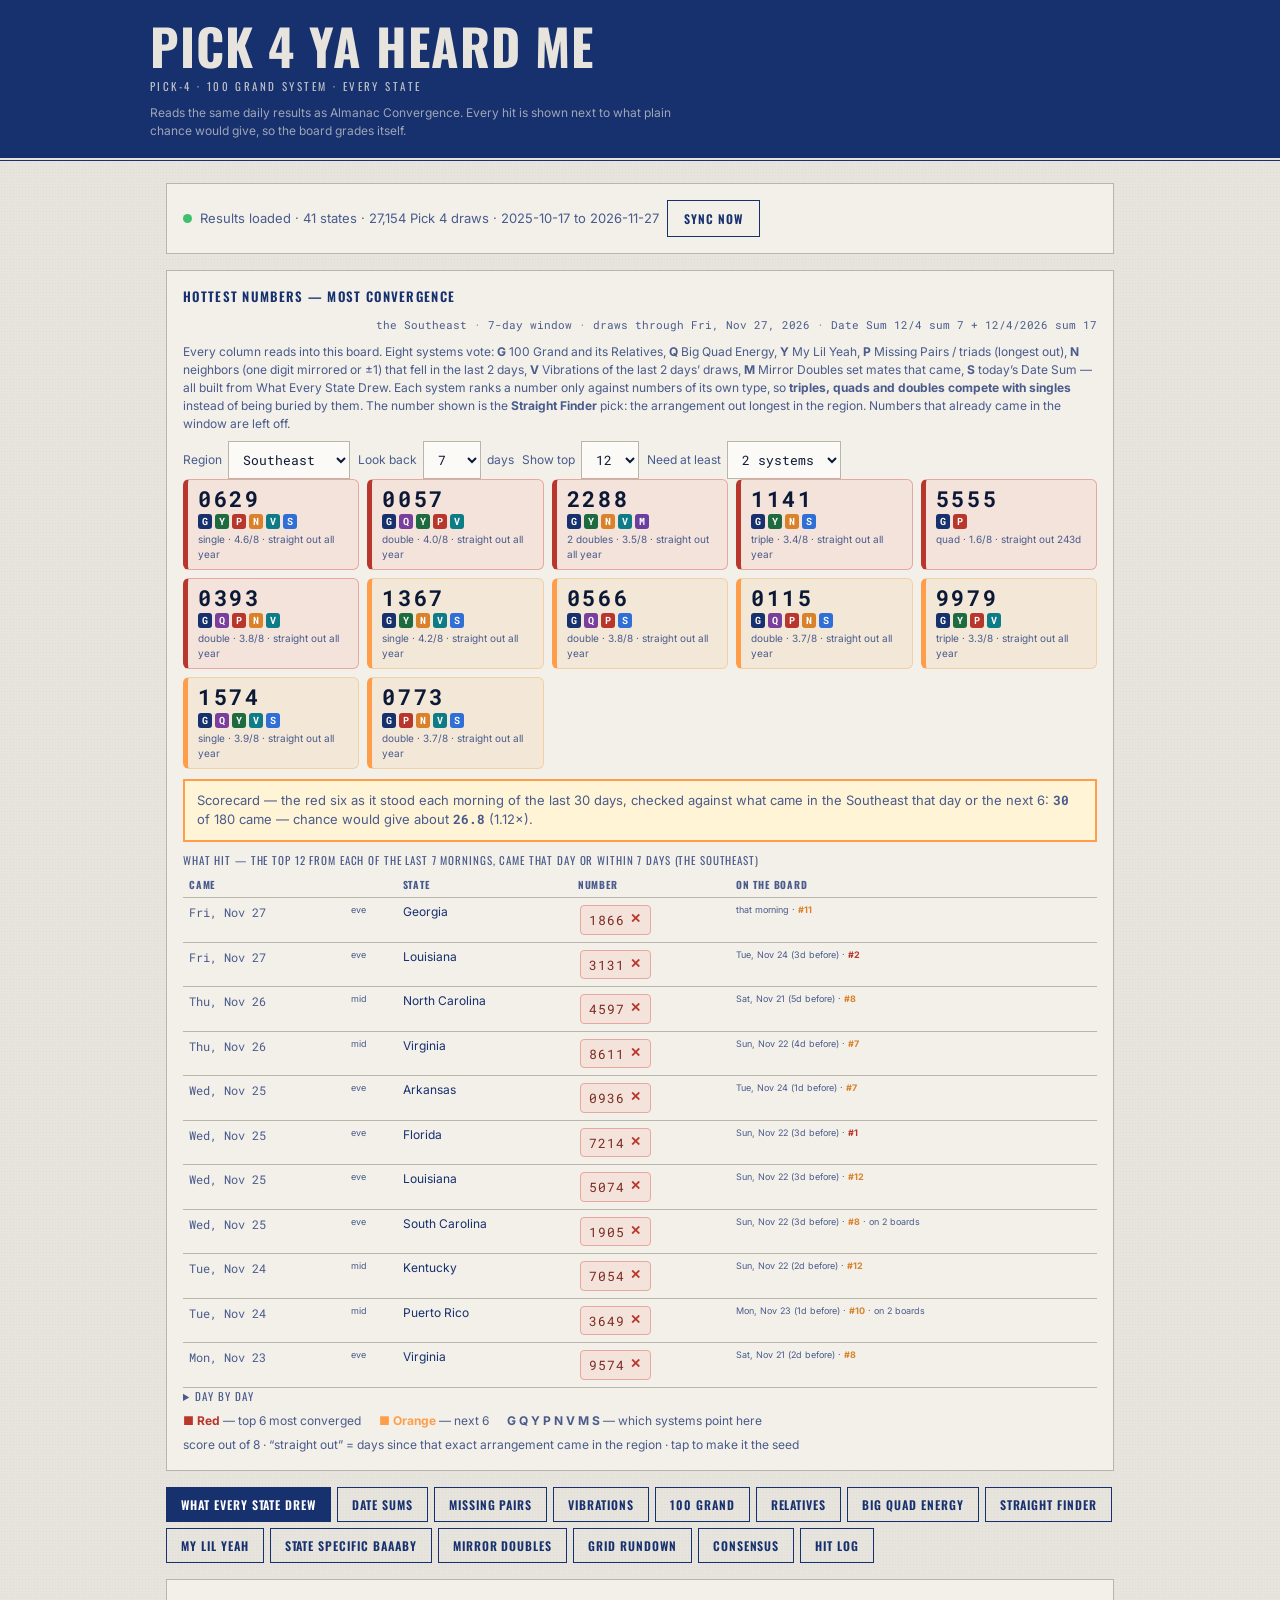
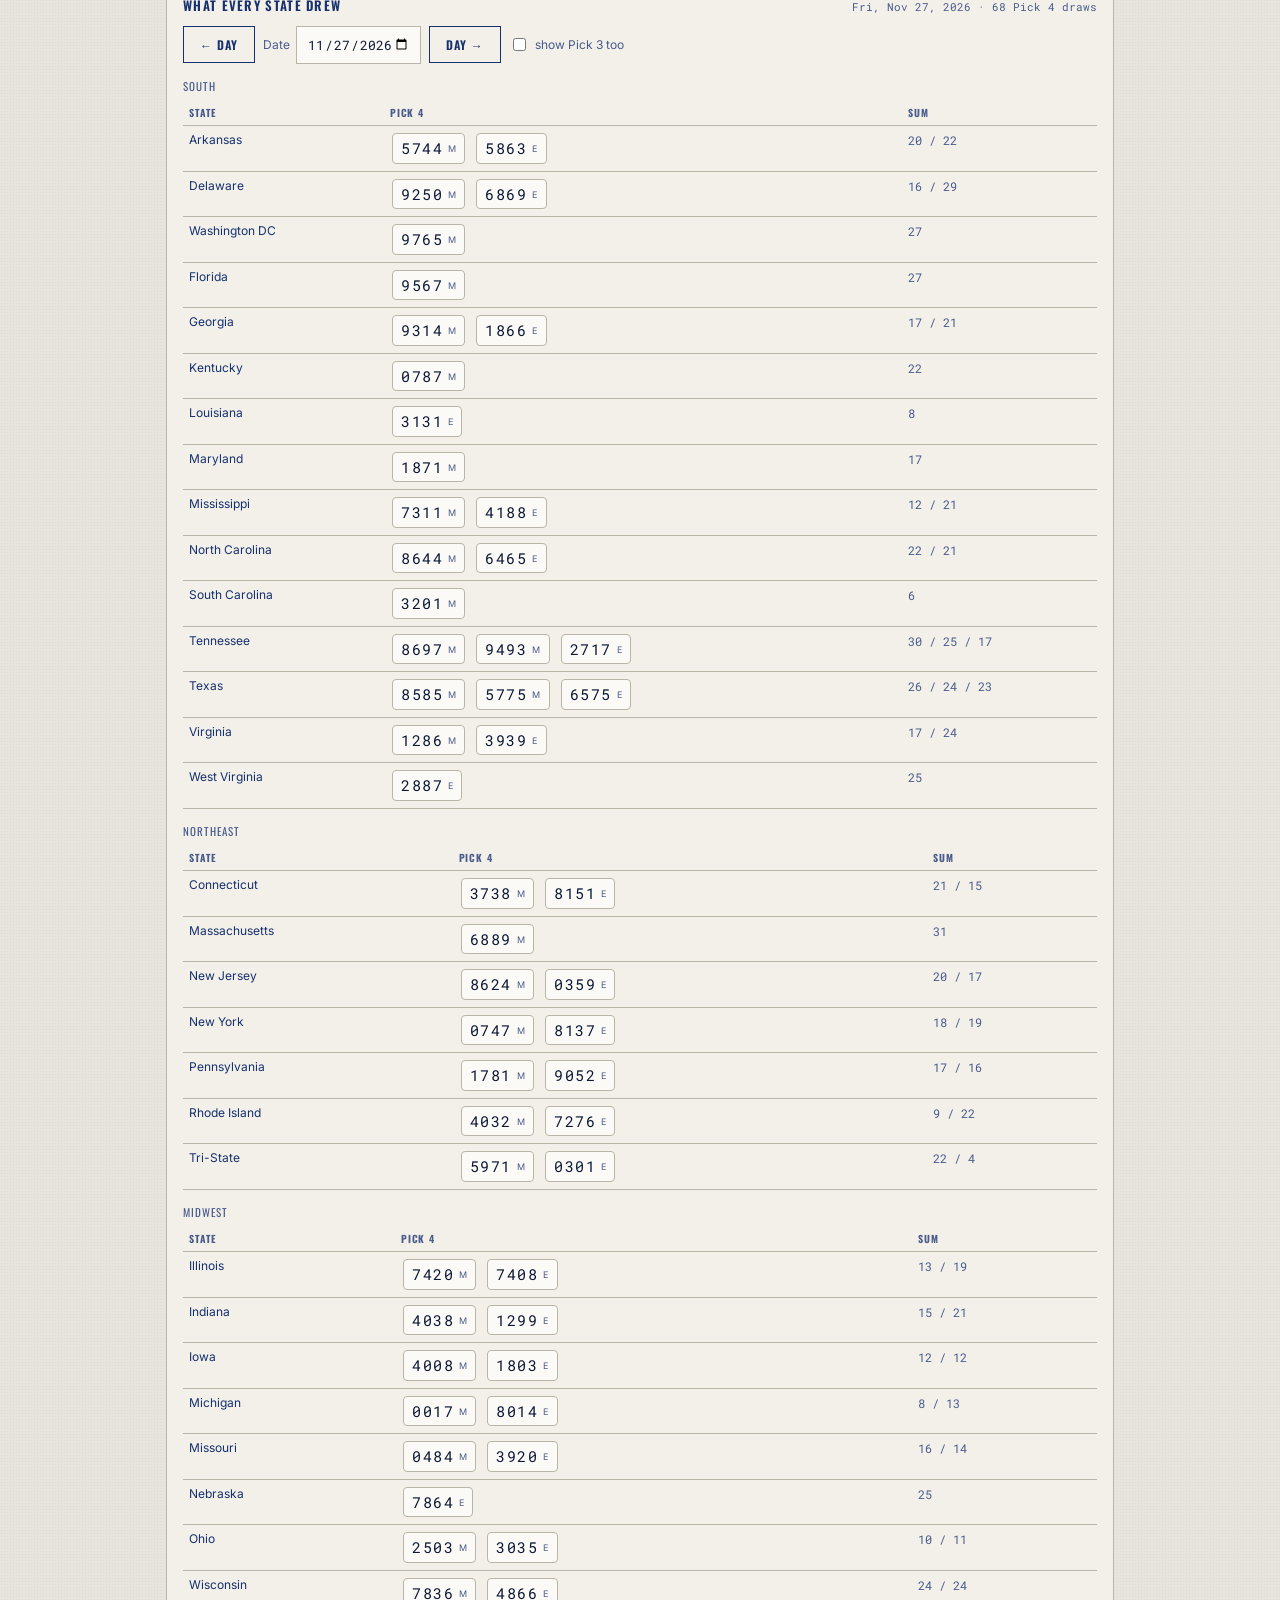
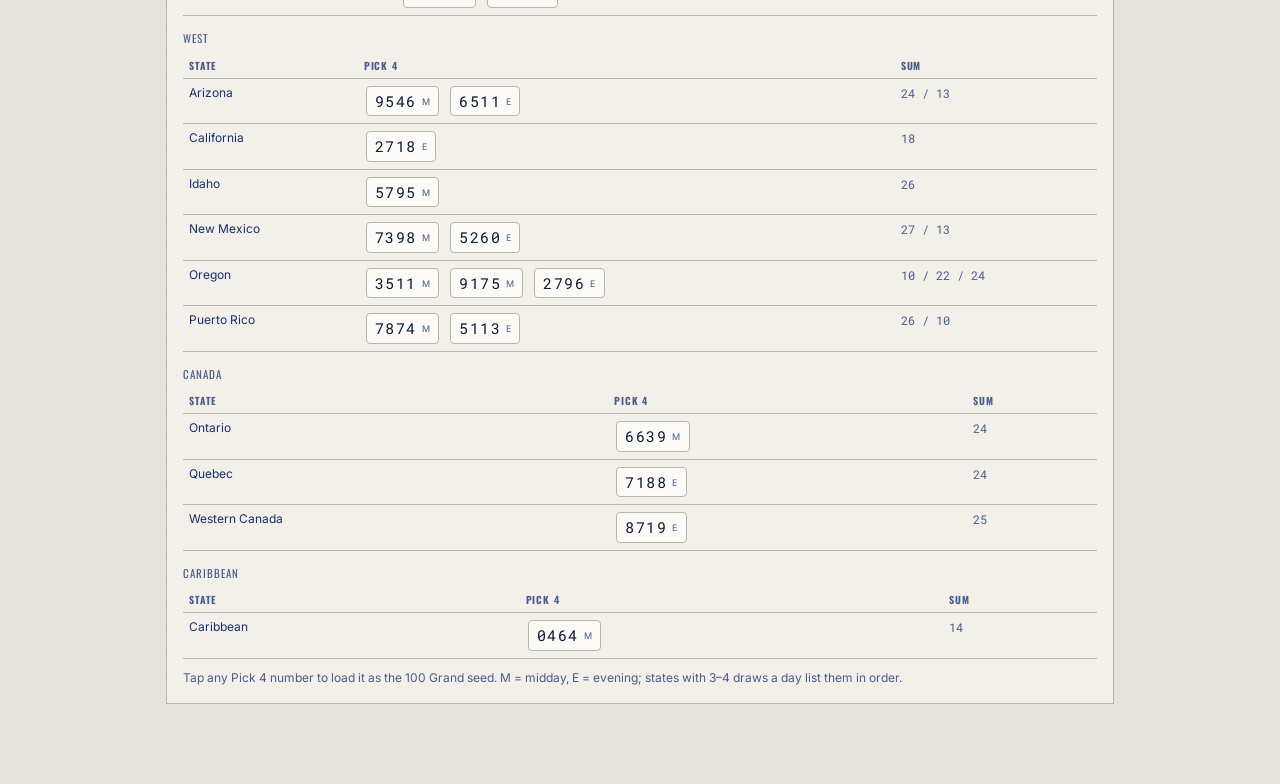
<file: docs/pick4/index.html>
<!doctype html><html><head><meta charset=utf8><meta name=viewport content="width=device-width,initial-scale=1"><style>:root{color-scheme:light}body{margin:0;padding:0;font:14px -apple-system,BlinkMacSystemFont,sans-serif;background:#fff;color:#000}img{max-width:100%}[hidden]:not([hidden=until-found i]){display:none!important}</style></head><body>
<!DOCTYPE html>
<html lang="en"><head>
<meta charset="utf-8">
<meta name="viewport" content="width=device-width,initial-scale=1">
<title>Pick 4 Ya Heard Me</title>
<link rel="preconnect" href="https://fonts.googleapis.com">
<link rel="preconnect" href="https://fonts.gstatic.com" crossorigin>
<link href="https://fonts.googleapis.com/css2?family=Oswald:wght@400;600;700&family=Roboto+Mono:wght@400;500;700&family=Inter:wght@400;500;600&display=swap" rel="stylesheet">
<link rel="stylesheet" href="app.css">
</head><body>
<div class="mast"><div class="mast-in">
  <h1>Pick 4 Ya Heard Me</h1>
  <div class="sub">Pick-4 · 100 Grand system · every state</div>
  <div class="src">Reads the same daily results as Almanac Convergence. Every hit is shown next to what plain chance would give, so the board grades itself.</div>
</div></div>

<div class="wrap">
  <div class="card">
    <div class="feedline"><span class="fdot" id="fdot"></span><span id="feedText">Loading results&hellip;</span>
      <button class="ghost" id="feedSync" onclick="loadFeed(true)">Sync now</button></div>
  </div>

  <div class="card" id="hotCard">
    <h2>Hottest numbers &mdash; most convergence <span class="count" id="hotCount"></span></h2>
    <div class="note" style="margin:0 0 8px">Every column reads into this board. Eight systems vote: <b>G</b> 100 Grand and its Relatives, <b>Q</b> Big Quad Energy, <b>Y</b> My Lil Yeah, <b>P</b> Missing Pairs / triads (longest out), <b>N</b> neighbors (one digit mirrored or &plusmn;1) that fell in the last 2 days, <b>V</b> Vibrations of the last 2 days&rsquo; draws, <b>M</b> Mirror Doubles set mates that came, <b>S</b> today&rsquo;s Date Sum &mdash; all built from What Every State Drew. Each system ranks a number only against numbers of its own type, so <b>triples, quads and doubles compete with singles</b> instead of being buried by them. The number shown is the <b>Straight Finder</b> pick: the arrangement out longest in the region. Numbers that already came in the window are left off.</div>
    <div class="controls" style="margin-top:0">
      <label>Region <select id="hotScope" onchange="renderHot()"><option value="se" selected>Southeast</option><option value="ne">Northeast</option><option value="ce">Central</option><option value="we">West</option><option value="ca">Canada</option><option value="cb">Caribbean</option><option value="all">all states</option></select></label>
      <label>Look back <select id="hotDays" onchange="renderHot()"><option>3</option><option selected>7</option><option>14</option></select> days</label>
      <label>Show top <select id="hotN" onchange="renderHot()"><option>6</option><option selected>12</option><option>24</option></select></label>
      <label>Need at least <select id="hotMin" onchange="renderHot()"><option value="1">1 system</option><option value="2" selected>2 systems</option><option value="3">3 systems</option><option value="4">4 systems</option><option value="5">5 systems</option></select></label>
    </div>
    <div id="hotBoard"></div>
    <div id="hotScore" class="note"></div>
    <div class="legend"><span><b style="color:var(--pen)">&#9632; Red</b> &mdash; top 6 most converged</span><span><b style="color:var(--mark-o)">&#9632; Orange</b> &mdash; next 6</span><span><b>G Q Y P N V M S</b> &mdash; which systems point here</span><span>score out of 8 &middot; &ldquo;straight out&rdquo; = days since that exact arrangement came in the region &middot; tap to make it the seed</span></div>
  </div>

  <div class="tabs">
    <button class="ghost on" data-tab="drew" onclick="showTab('drew')">What Every State Drew</button>
    <button class="ghost" data-tab="sums" onclick="showTab('sums')">Date Sums</button>
    <button class="ghost" data-tab="pairs" onclick="showTab('pairs')">Missing Pairs</button>
    <button class="ghost" data-tab="vibes" onclick="showTab('vibes')">Vibrations</button>
    <button class="ghost" data-tab="grand" onclick="showTab('grand')">100 Grand</button>
    <button class="ghost" data-tab="rel" onclick="showTab('rel')">Relatives</button>
    <button class="ghost" data-tab="bqe" onclick="showTab('bqe')">Big Quad Energy</button>
    <button class="ghost" data-tab="sf" onclick="showTab('sf')">Straight Finder</button>
    <button class="ghost" data-tab="mly" onclick="showTab('mly')">My Lil Yeah</button>
    <button class="ghost" data-tab="need" onclick="showTab('need')">State Specific BAAABY</button>
    <button class="ghost" data-tab="mirr" onclick="showTab('mirr')">Mirror Doubles</button>
    <button class="ghost" data-tab="grid" onclick="showTab('grid')">Grid Rundown</button>
    <button class="ghost" data-tab="cons" onclick="showTab('cons')">Consensus</button>
    <button class="ghost" data-tab="log" onclick="showTab('log')">Hit Log</button>
  </div>

  <!-- WHAT EVERY STATE DREW -->
  <section id="tab-drew" class="card">
    <h2>What every state drew <span class="count" id="drewCount"></span></h2>
    <div class="controls">
      <button class="ghost" onclick="stepDate(-1)">&larr; Day</button>
      <label>Date <input type="date" id="drewDate" onchange="renderDrew()"></label>
      <button class="ghost" onclick="stepDate(1)">Day &rarr;</button>
      <label><input type="checkbox" id="drewShowP3" onchange="renderDrew()"> show Pick 3 too</label>
    </div>
    <div id="drewBody"></div>
    <div class="note">Tap any Pick 4 number to load it as the 100 Grand seed. M = midday, E = evening; states with 3–4 draws a day list them in order.</div>
  </section>

  <!-- DATE SUMS (same setup as Almanac Convergence) -->
  <section id="tab-sums" class="card" hidden>
    <h2>Date Sum <span class="count">the date&rsquo;s digits added &rarr; that sum&rsquo;s numbers</span></h2>
    <div class="controls">
      <label>Day <input type="date" id="sumsDate" onchange="dsChanged()"></label>
      <label>Add up <select id="dsCount" onchange="dsChanged()"><option value="both" selected>both (month + day, and + year)</option><option value="md">month + day</option><option value="year">month + day + year</option></select></label>
      <label>Play <select id="dsGroup" onchange="dsChanged()"><option value="sum">the sum</option><option value="root">the root (one digit)</option><option value="pair">date sum pairs</option><option value="last">last digit sum pairs</option></select></label>
      <label>Region <select id="dsScope" onchange="renderSums()"><option value="all" selected>all states</option><option value="ne">Northeast</option><option value="se">Southeast</option><option value="ce">Central</option><option value="we">West</option><option value="ca">Canada</option><option value="cb">Caribbean</option></select></label>
    </div>
    <div id="sumsBody"></div>
    <div class="note" id="sumsNote"></div>
  </section>

  <!-- MISSING PAIRS -->
  <section id="tab-pairs" class="card" hidden>
    <h2>Missing pairs &mdash; called for today <span class="count">didn&rsquo;t hit yesterday &middot; best numbers to play for each</span></h2>
    <div class="controls">
      <label>State <select id="mpState" onchange="renderMissingToday()"></select></label>
      <label>Look at <select id="mpK" onchange="renderMissingToday()"><option value="3" selected>Triads (123x, 122x)</option><option value="2">Pairs (12xx, 22xx)</option></select></label>
    </div>
    <div id="mpBody" class="note" style="margin-top:10px"></div>
    <div class="famh" style="margin-top:16px">Look up a pair &mdash; which states need it</div>
    <div class="controls">
      <label>Pair or triad <input id="mpLook" placeholder="e.g. 023x or 00xx" maxlength="4" inputmode="numeric" autocomplete="off" oninput="renderPairLookup()" style="width:9em;font-family:'Roboto Mono',monospace;font-size:16px"></label>
      <span class="me">type 2 digits for a pair (00xx, 12xx) or 3 for a triad (023x, 122x) &mdash; x&rsquo;s optional</span>
    </div>
    <div id="mpLookBody" class="note" style="margin-top:8px"></div>
  </section>

  <section id="tab-pairs2" class="card" data-with="pairs" hidden>
    <h2>Missing pairs &mdash; longest out <span class="count" id="pairsCount"></span></h2>
    <div class="controls">
      <label>State <select id="pairsState" onchange="renderPairs()"></select></label>
      <label>Look at
        <select id="pairsK" onchange="renderPairs()"><option value="2">Pairs (2 digits)</option><option value="3">Triads (3 digits)</option></select>
      </label>
      <label>Days back
        <select id="pairsWin" onchange="renderPairs()"><option value="60" selected>60 days</option><option value="90">90 days</option><option value="180">180 days</option></select>
      </label>
    </div>
    <div id="pairsBody"></div>
    <div id="pairsTally" style="margin-top:14px"></div>
    <div class="note" id="pairsNote"></div>
  </section>

  <!-- VIBRATIONS -->
  <section id="tab-vibes" class="card" hidden>
    <h2>Vibrations <span class="count" id="vibesCount"></span></h2>
    <div class="controls">
      <label>Date <input type="date" id="vibesDate" onchange="renderVibes()"></label>
    </div>
    <div id="vibesBody"></div>
    <div class="note" id="vibesNote"></div>
  </section>

  <!-- 100 GRAND -->
  <section id="tab-grand" class="card" hidden>
    <h2>100 Grand <span class="count" id="grandCount"></span></h2>
    <div class="controls">
      <label>State <select id="gState" onchange="seedFromState()"></select></label>
      <label>Seed <input id="gSeed" maxlength="4" inputmode="numeric" pattern="[0-9]*" placeholder="4 digits" style="width:90px" oninput="seedTyped()"></label>
      <label>Region
        <select id="gMode" onchange="renderGrand()">
          <option value="state">This state only</option>
          <option value="ne">Northeast</option>
          <option value="se">Southeast</option>
          <option value="ce">Central</option>
          <option value="we">West</option>
          <option value="ca">Canada</option>
          <option value="cb">Caribbean</option>
          <option value="any">All states</option>
        </select>
      </label>
      <label>Look back
        <select id="gBack" onchange="renderGrand()"><option>7</option><option selected>14</option><option>30</option></select> days
      </label>
    </div>
    <div id="grandBody"></div>
    <div id="nbBody" style="margin-top:14px"></div>
    <details style="margin-top:14px"><summary style="cursor:pointer;font-family:Oswald,sans-serif;text-transform:uppercase;letter-spacing:.09em;font-size:11px;color:var(--ink-soft)">State roll-up — last <span id="ruDays">60</span> days of <span id="ruState"></span></summary>
      <div class="controls" style="margin-top:6px"><label>Days <select id="ruN" onchange="renderRollup()"><option>30</option><option selected>60</option><option>90</option></select></label>
        <label>Fires within <select id="ruK" onchange="renderRollup()"><option value="4">next 4 draws</option><option value="8" selected>next 8 draws</option><option value="12">next 12 draws</option></select></label></div>
      <div id="rollupBody" class="note">Computing&hellip;</div>
    </details>
    <details style="margin-top:14px"><summary style="cursor:pointer;font-family:Oswald,sans-serif;text-transform:uppercase;letter-spacing:.09em;font-size:11px;color:var(--ink-soft)">Scoreboard — every seed since June 1, this region</summary>
      <div class="controls" style="margin-top:6px"><label>Hits counted within <select id="gWin" onchange="renderGrand()"></select></label></div>
      <div id="scoreBody" class="note">Open to compute.</div>
    </details>
    <div class="note">How 100 Grand builds its list: <b>Family +</b> adds 1 to each digit, takes every order, then subtracts 1-2-3-4 by position. <b>Family &minus;</b> subtracts 1, every order, then adds 1-2-3-4. <b>Mirrors</b> flip any digits by +5. Singles give 24+24+15, doubles 12+12+15, double-doubles 6+6, trips 4+4. &ldquo;Chance&rdquo; is the hit rate a random list of the same size would get against the same draws.</div>
  </section>

  <!-- RELATIVES (backward: who pointed at this number) -->
  <section id="tab-rel" class="card" hidden>
    <h2>Relatives &mdash; lookup a number <span class="count">where it&rsquo;s due &middot; who triggered it</span></h2>
    <div class="controls">
      <label>Number <input id="lkNum" maxlength="4" inputmode="numeric" pattern="[0-9]*" placeholder="4 digits" style="width:90px" oninput="lkTyped()"></label>
      <label>State <select id="lkState" onchange="renderLookup()"></select></label>
      <label>Region <select id="lkScope" onchange="renderLookup()"><option value="state" selected>this state</option><option value="ne">Northeast</option><option value="se">Southeast</option><option value="ce">Central</option><option value="we">West</option><option value="ca">Canada</option><option value="cb">Caribbean</option><option value="all">all states</option></select></label>
      <label>Who triggered it: last <select id="lkDays" onchange="renderLookup()"><option>7</option><option>14</option><option selected>35</option><option>60</option></select> days</label>
    </div>
    <div class="controls" style="margin-top:10px"><label>Where it&rsquo;s due: look back <select id="lkWDays" onchange="renderLookup()"><option selected>7</option><option>14</option><option>30</option><option>60</option></select> days</label></div>
    <div id="lkWhere" style="margin-top:6px"></div>
    <div id="lookupBody" class="note" style="margin-top:10px"></div>
    <div class="note">Backward look: every draw in the window whose 100 Grand list held this number. The forward look &mdash; what this number points to and what&rsquo;s still to come &mdash; is on the 100 Grand tab with it as the seed.</div>
  </section>

  <!-- BIG QUAD ENERGY -->
  <section id="tab-bqe" class="card" hidden>
    <h2>Big Quad Energy <span class="count" id="bqeCount"></span></h2>
    <div class="controls">
      <label>State <select id="bqState" onchange="renderBQE()"></select></label>
      <label>Region <select id="bqScope" onchange="renderBQE()"><option value="state">this state</option><option value="ne">Northeast</option><option value="se" selected>Southeast</option><option value="ce">Central</option><option value="we">West</option><option value="ca">Canada</option><option value="cb">Caribbean</option><option value="all">all states</option></select></label>
      <label>Look back <select id="bqDays" onchange="renderBQE()"><option>7</option><option selected>14</option><option>30</option><option>60</option></select> days</label>
      <label>Sort <select id="bqSort" onchange="renderBQE()"><option value="strength">strongest set first</option><option value="quad">by quad</option></select></label>
    </div>
    <div id="bqeBody"></div>
    <div class="note">Each quad has the 10 relatives from Marcus&rsquo;s chart. <b style="color:var(--pen)">&#10005;</b> = came in the window (boxed; tap for where), <b style="color:var(--green)">&#10003;</b> = still to come. &ldquo;Strength&rdquo; is how many of the 10 came against how many a random set of 10 singles would have in the same draws &mdash; 1.00x is plain chance. The quad log at the bottom shows every quad in the feed and how its set behaved around it.</div>
  </section>

  <!-- STRAIGHT FINDER (same as Almanac Convergence) -->
  <section id="tab-sf" class="card" hidden>
    <h2>Straight Finder <span class="count">which way is longest out</span></h2>
    <div class="controls">
      <label>Number <input id="sfBox" inputmode="numeric" pattern="[0-9]*" maxlength="4" placeholder="1122" style="width:90px" oninput="sfTyped()"></label>
      <label>Draw <select id="sfSlot" onchange="renderStraight()"><option value="m" selected>Midday</option><option value="e">Evening</option><option value="b">Both</option></select></label>
      <label>Region <select id="sfRegion" onchange="document.getElementById('sfState').value='';renderStraight()"><option value="all">All states</option><option value="ne">Northeast</option><option value="se">Southeast</option><option value="ce">Central</option><option value="we">West</option><option value="ca">Canada</option><option value="cb">Caribbean</option></select></label>
      <label>State <select id="sfState" onchange="renderStraight()"><option value="">Any</option></select></label>
    </div>
    <div id="sfOut" class="note" style="margin-top:10px">Type a four-digit number.</div>
  </section>

  <!-- MY LIL YEAH — Pick 4 Family Tree -->
  <section id="tab-mly" class="card" hidden>
    <h2>My Lil Yeah <span class="count">Family Tree &mdash; a main number and the relatives that hit around it</span></h2>
    <div class="controls">
      <label>Number <input id="mlyNum" maxlength="4" inputmode="numeric" pattern="[0-9]*" placeholder="4 digits" style="width:90px" oninput="mlyTyped()"></label>
      <label>State <select id="mlyState" onchange="renderMLY()"></select></label>
      <label>Region <select id="mlyScope" onchange="renderMLY()"><option value="state">this state</option><option value="ne">Northeast</option><option value="se" selected>Southeast</option><option value="ce">Central</option><option value="we">West</option><option value="ca">Canada</option><option value="cb">Caribbean</option><option value="all">all states</option></select></label>
      <label>Look back <select id="mlyDays" onchange="renderMLY()"><option>7</option><option selected>14</option><option>30</option></select> days</label>
    </div>
    <div id="mlyBody" class="note" style="margin-top:10px">Type a four-digit number, or tap one anywhere on the page.</div>
    <details style="margin-top:14px"><summary style="cursor:pointer;font-family:Oswald,sans-serif;text-transform:uppercase;letter-spacing:.09em;font-size:11px;color:var(--ink-soft)">Live board &mdash; mains drawn in the window and which relatives are still to come</summary><div id="mlyBoard" class="note">Open to compute.</div></details>
    <details style="margin-top:10px"><summary style="cursor:pointer;font-family:Oswald,sans-serif;text-transform:uppercase;letter-spacing:.09em;font-size:11px;color:var(--ink-soft)">Does the book work? &mdash; scorecard on every draw in the feed</summary><div id="mlyScore" class="note">Open to compute.</div></details>
    <div class="note">From the <i>Pick 4: Family Tree</i> book: look up any Pick 4 number (boxed), and the numbers in its row are the relatives expected to hit around it. The book says it works for all-state play and for tracking one state, and that relatives of a number that has <b>repeated</b> are stronger. Every claim is scored here against chance.</div>
  </section>

  <!-- STATE NEEDS — all four systems as one unit, per state -->
  <section id="tab-need" class="card" hidden>
    <h2>State Specific BAAABY <span class="count">all four systems as one unit &mdash; what fired in this state, what&rsquo;s due here</span></h2>
    <div class="controls">
      <label>State <select id="ndState" onchange="renderNeed()"></select></label>
      <label>Look back <select id="ndDays" onchange="renderNeed()"><option>30</option><option selected>60</option><option>90</option></select> days</label>
      <label>Region help <select id="ndRegion" onchange="renderNeed()"><option value="0">this state only</option><option value="0.5" selected>add half of the region average</option><option value="1">add the region average</option></select></label>
      <label>Show top <select id="ndN" onchange="renderNeed()"><option>10</option><option selected>20</option><option>40</option></select></label>
    </div>
    <div id="needBody" class="note" style="margin-top:10px"></div>
    <div class="famh" style="margin-top:14px">Where should a number fall? <span class="me">type a number &rarr; every state ranked by how many of its relatives have fallen there</span></div>
    <div class="controls" style="margin-top:4px"><label>Number <input id="ndNum" maxlength="4" inputmode="numeric" pattern="[0-9]*" placeholder="6666" style="width:90px" oninput="ndTyped()"></label></div>
    <div id="needWhere" class="note"></div>
    <details style="margin-top:14px"><summary style="cursor:pointer;font-family:Oswald,sans-serif;text-transform:uppercase;letter-spacing:.09em;font-size:11px;color:var(--ink-soft)">Does pull work? &mdash; scorecard for this state</summary><div id="needScore" class="note">Open to compute.</div></details>
    <div class="note"><b>Pull</b> = how many relatives of a number have fallen in this state in the window, counting all four systems: <b>G</b> seeds drawn here whose 100 Grand list holds it, <b>Q</b> Big Quad relatives of its set that fell here, <b>Y</b> Family Tree relatives that fell here, <b>S</b> +1 if it is in today&rsquo;s Date Sum group. Numbers that already came in the window are left off the &ldquo;due&rdquo; list. Chance is shown beside every count: a number with many relatives is usually a single (24 ways) and would be expected more often anyway.</div>
  </section>
  <section id="tab-grid" class="card" hidden>
    <h2>Grid Rundown <span class="count">Master Grid System &mdash; 4&times;4 base + mirror grid, every row, column and diagonal, ranked</span></h2>
    <div id="gridHost" style="margin-top:10px"></div>
    <h2 style="margin-top:22px">GA Rundown <span class="count">the Grid System &mdash; photo / circled system: +1 rundown, date sum digit circled, play list</span></h2>
    <div id="gaHost" style="margin-top:10px"></div>
  </section>
  <section id="tab-cons" class="card" hidden>
    <h2>Consensus <span class="count">every system together &mdash; numbers ranked by how many systems point at them</span></h2>
    <div id="consHost" style="margin-top:10px"></div>
  </section>
  <section id="tab-log" class="card" hidden>
    <h2>Hit Log <span class="count">is each signal actually helping?</span></h2>
    <div id="logBody" class="note">Open this tab to build the log&hellip;</div>
  </section>
  <section id="tab-mirr" class="card" hidden>
    <h2>Mirror Doubles <span class="count">10 sets &mdash; a single and its four mirror doubles (0&harr;5 1&harr;6 2&harr;7 3&harr;8 4&harr;9)</span></h2>
    <div class="controls">
      <label>State <select id="mdState" onchange="renderMD()"></select></label>
      <label>Count hits <select id="mdScope" onchange="renderMD()"><option value="state">in this state only</option><option value="region">in its region</option><option value="all" selected>in all states</option></select></label>
      <label>Look back <select id="mdDays" onchange="renderMD()"><option>7</option><option selected>14</option><option>30</option></select> days</label>
    </div>
    <div id="mdBody" class="note" style="margin-top:10px"></div>
  </section>
</div>
<script src="tree.js"></script>
<script src="app.js"></script>
<script src="garun-1.js"></script>
<script src="cons-p4.js"></script>
<script src="consensus-1.js"></script>
</body></html>

</body></html>
</file>
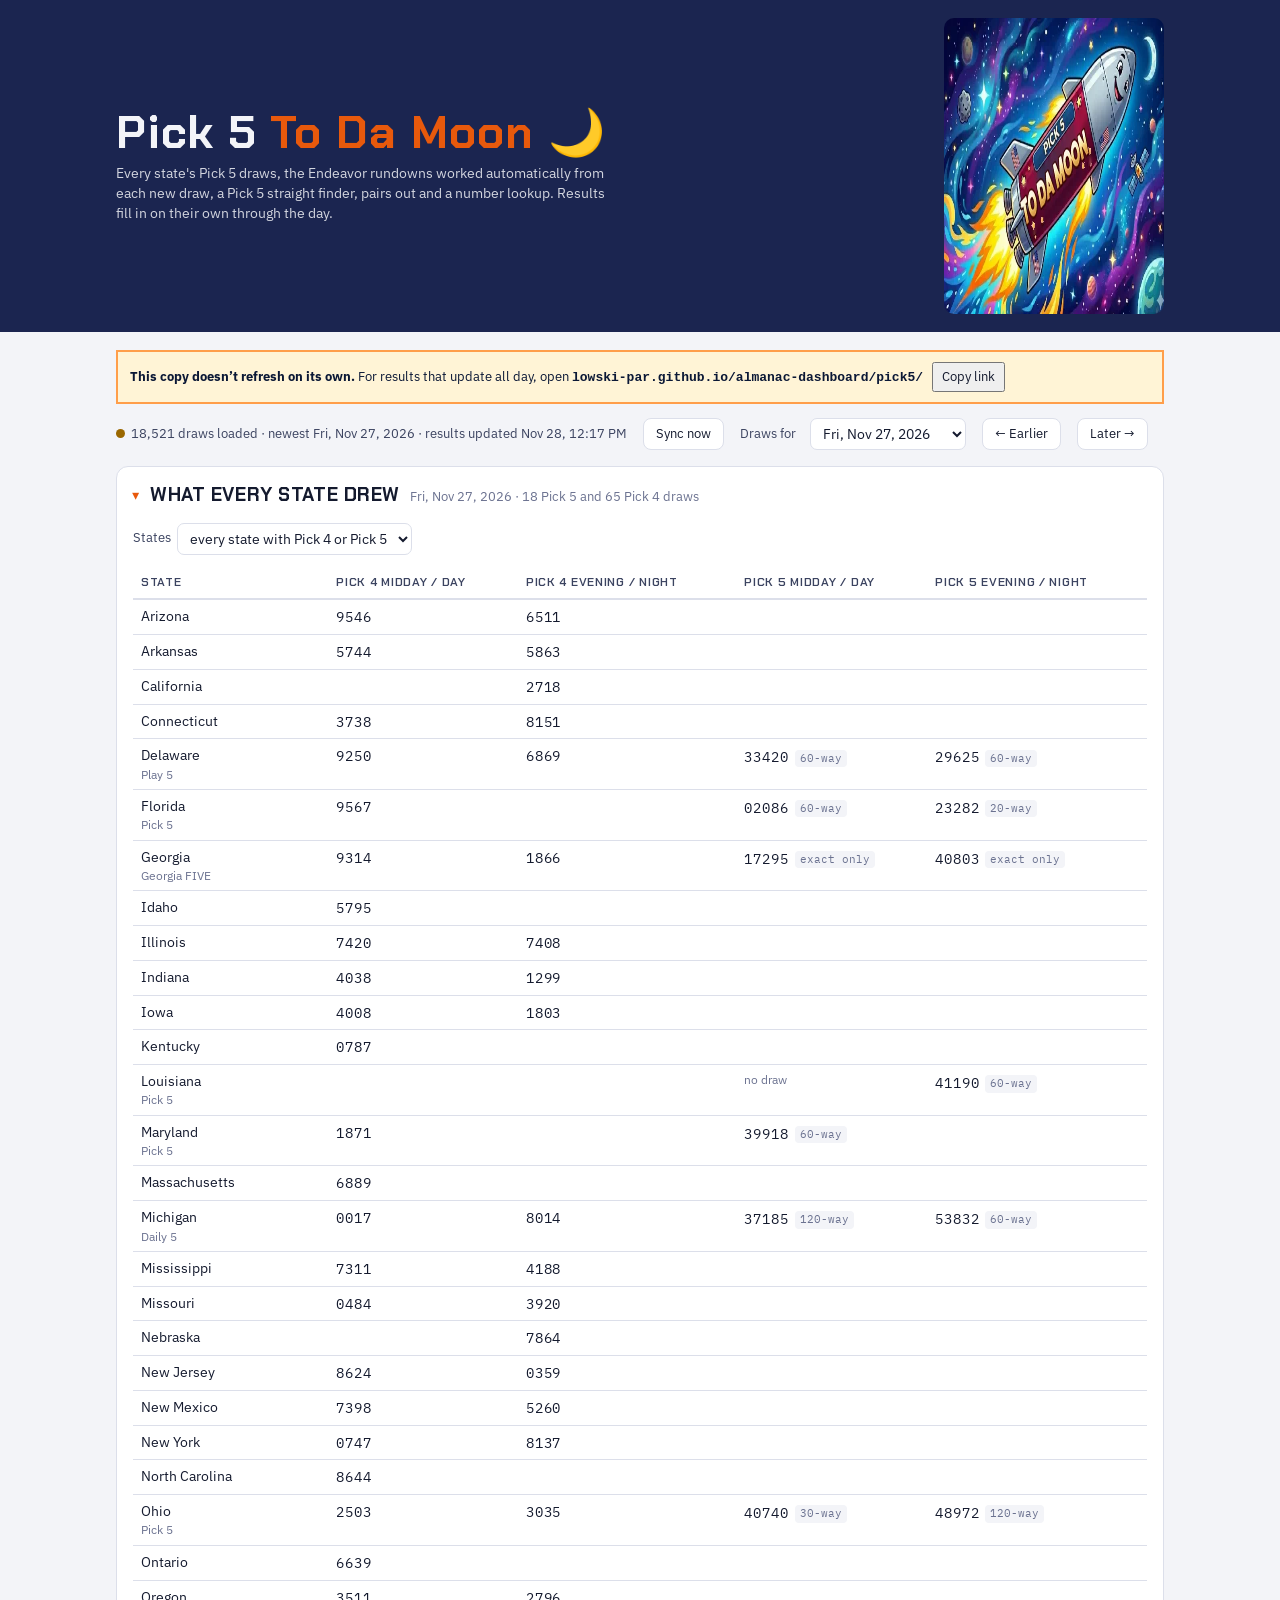
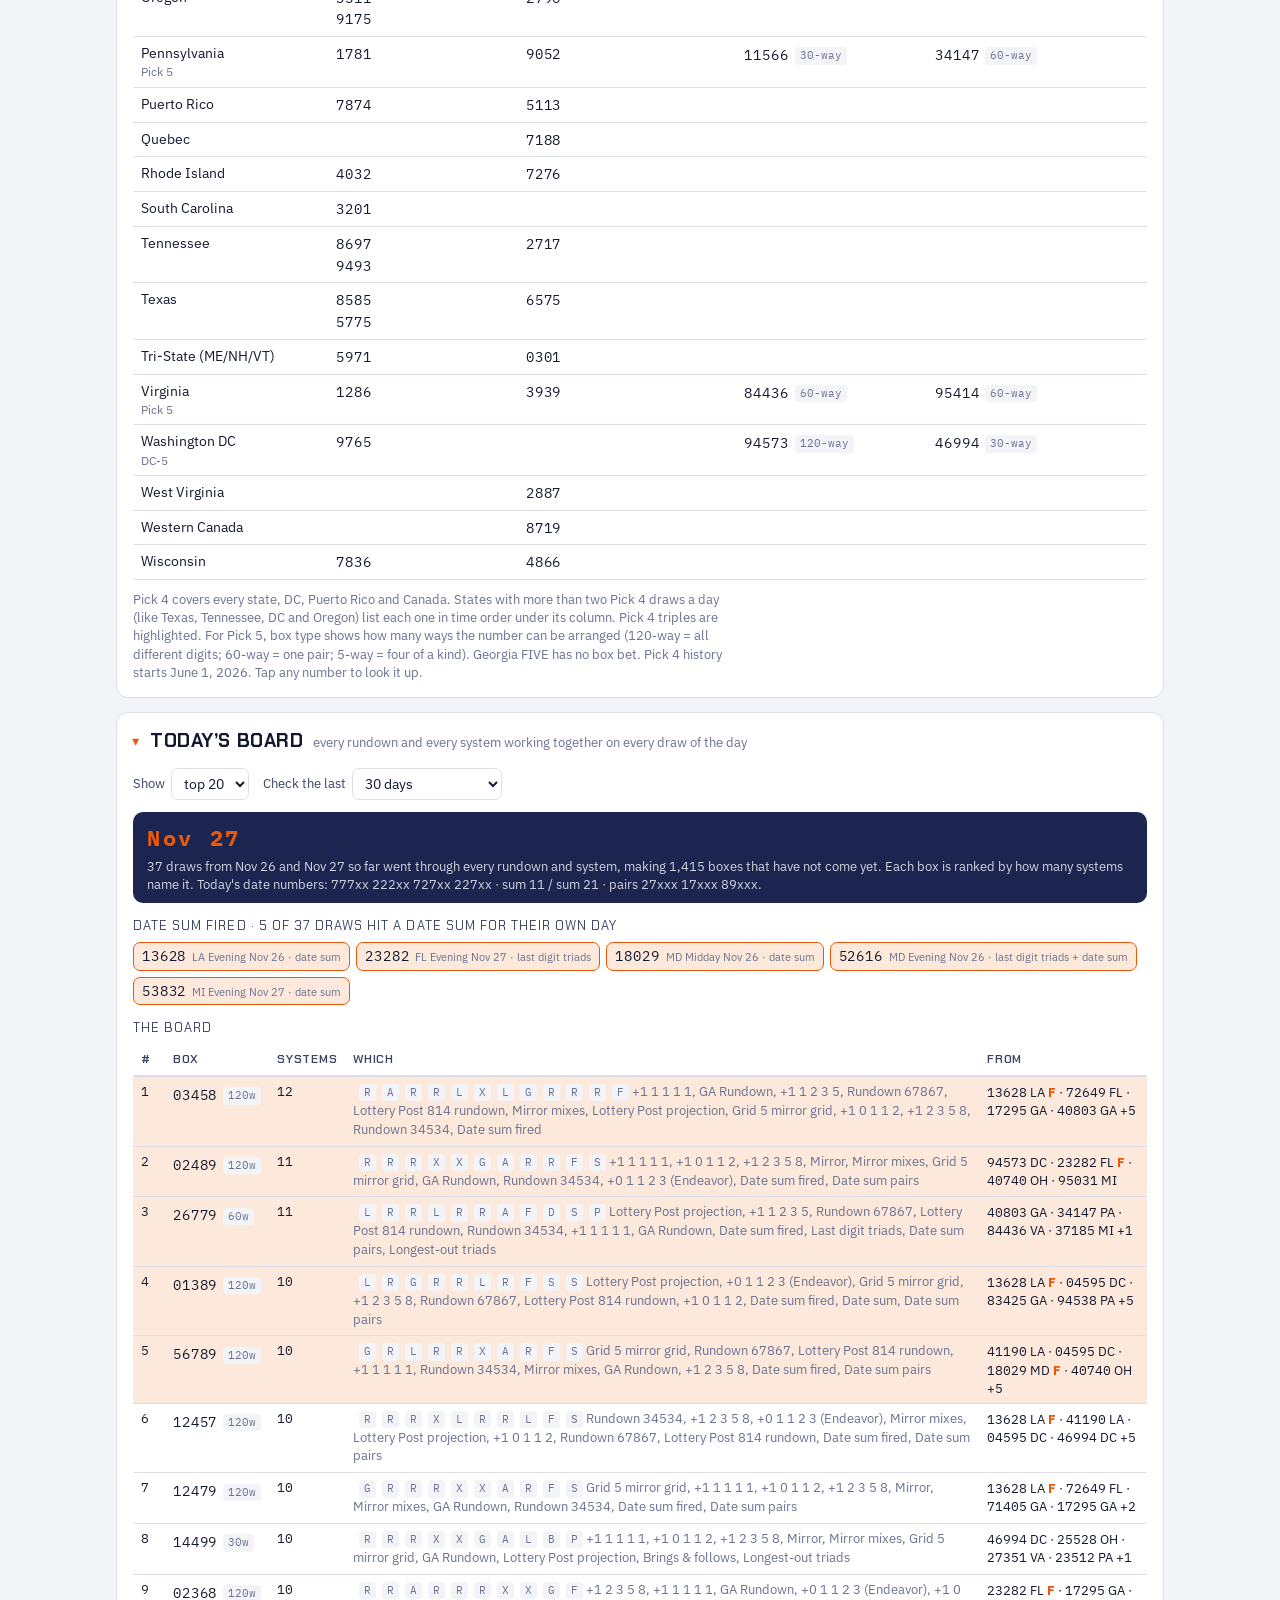
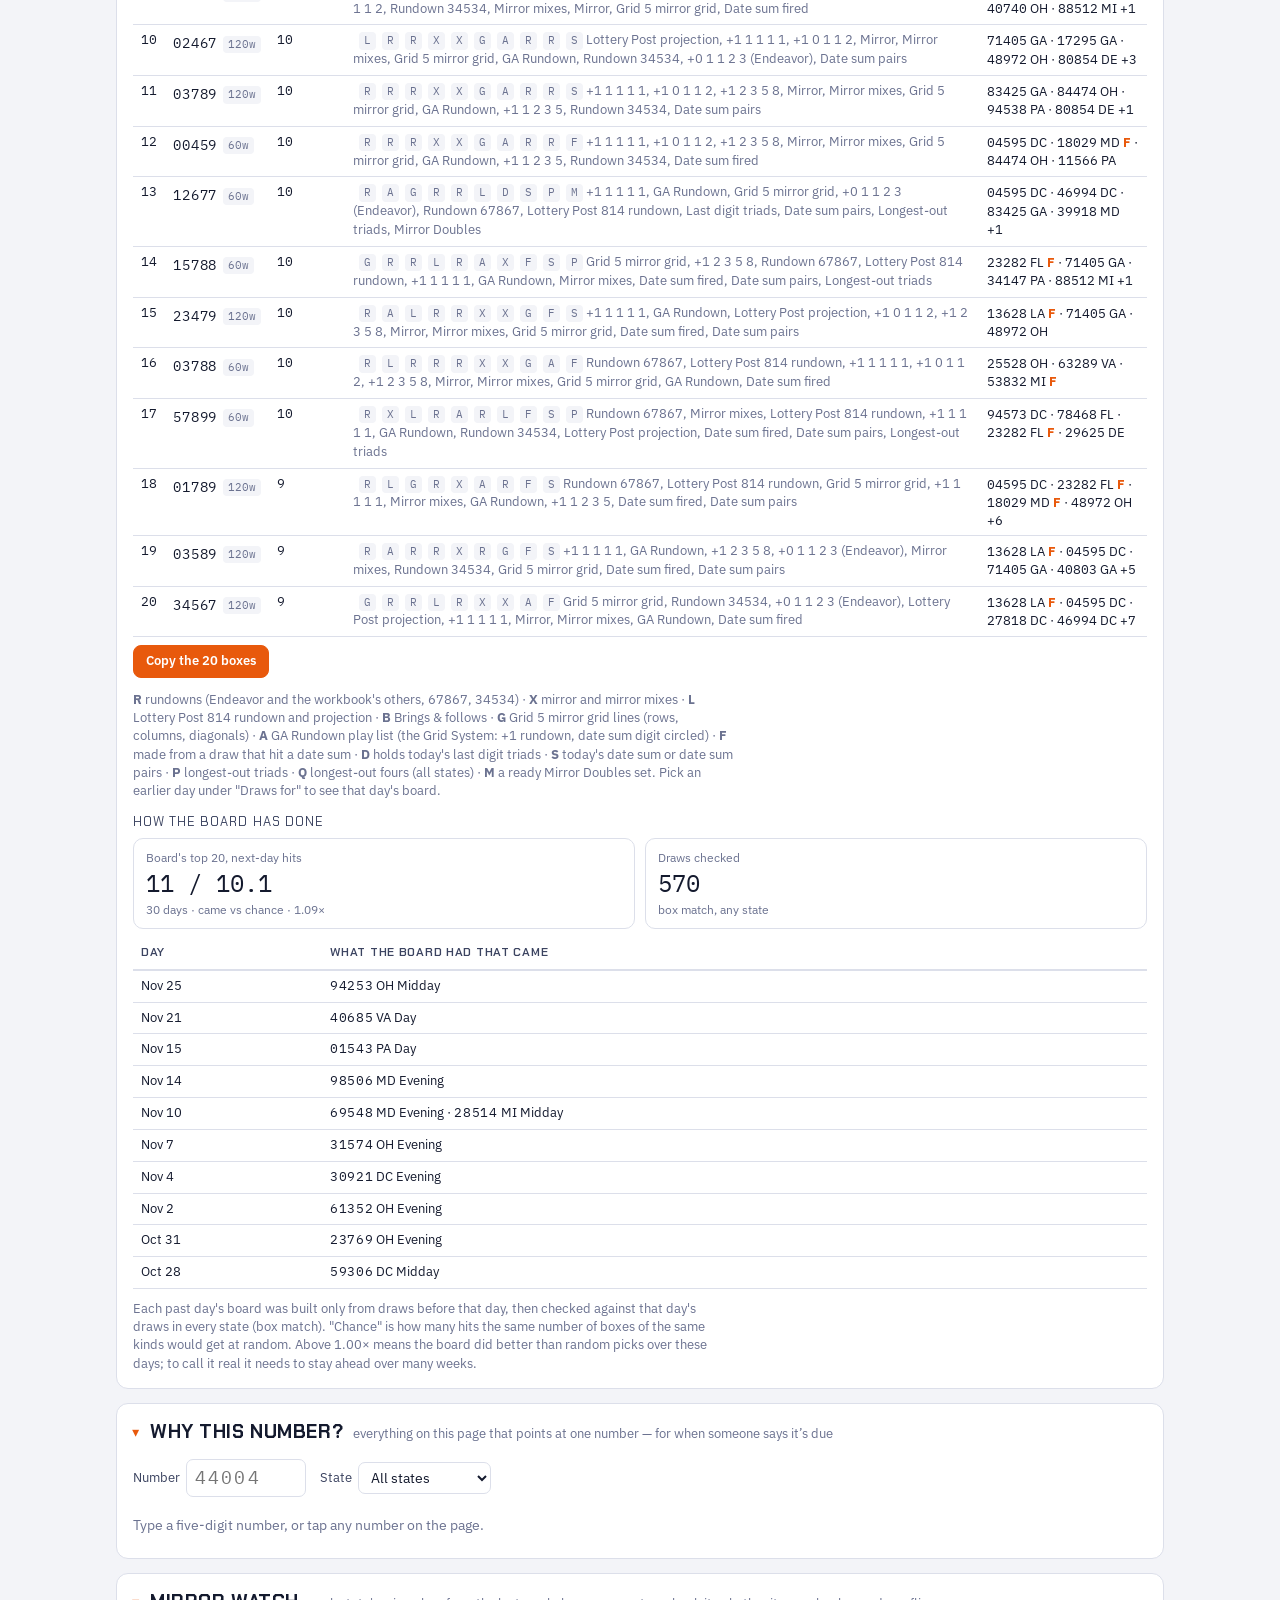
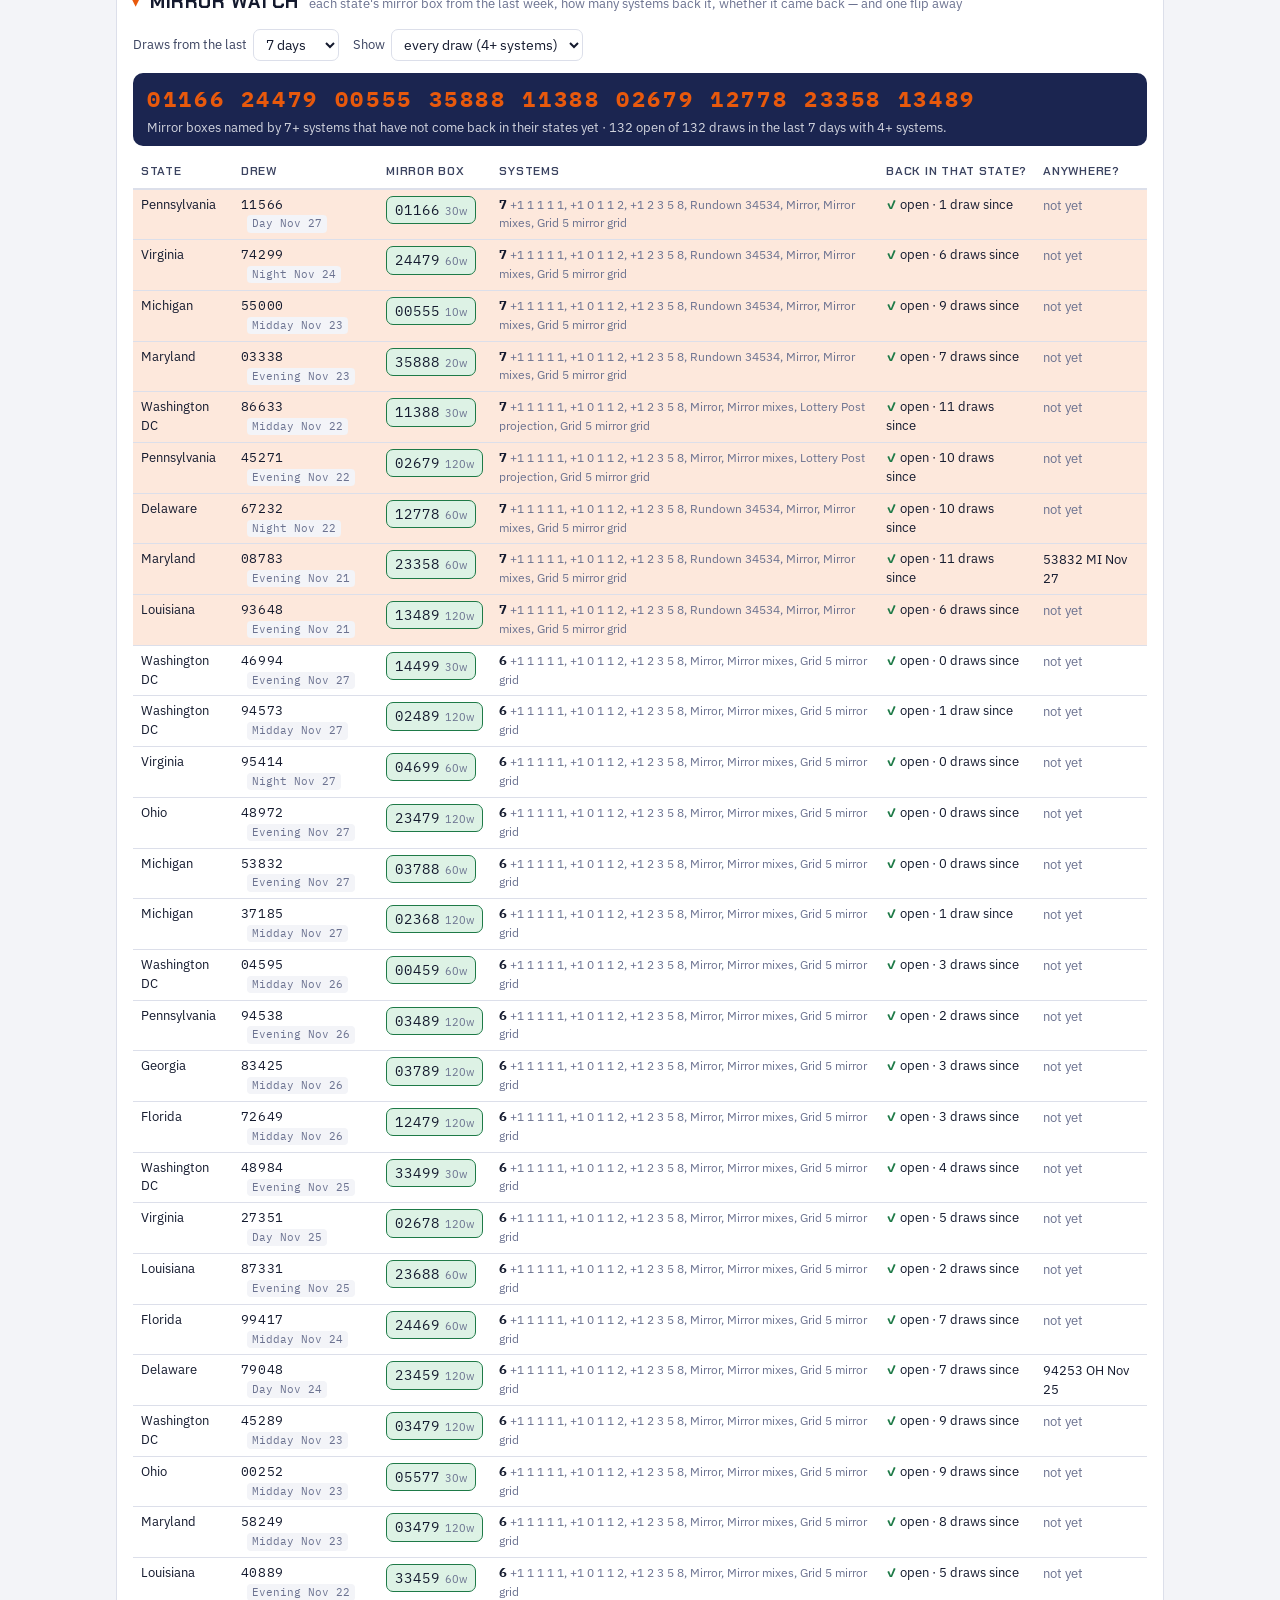
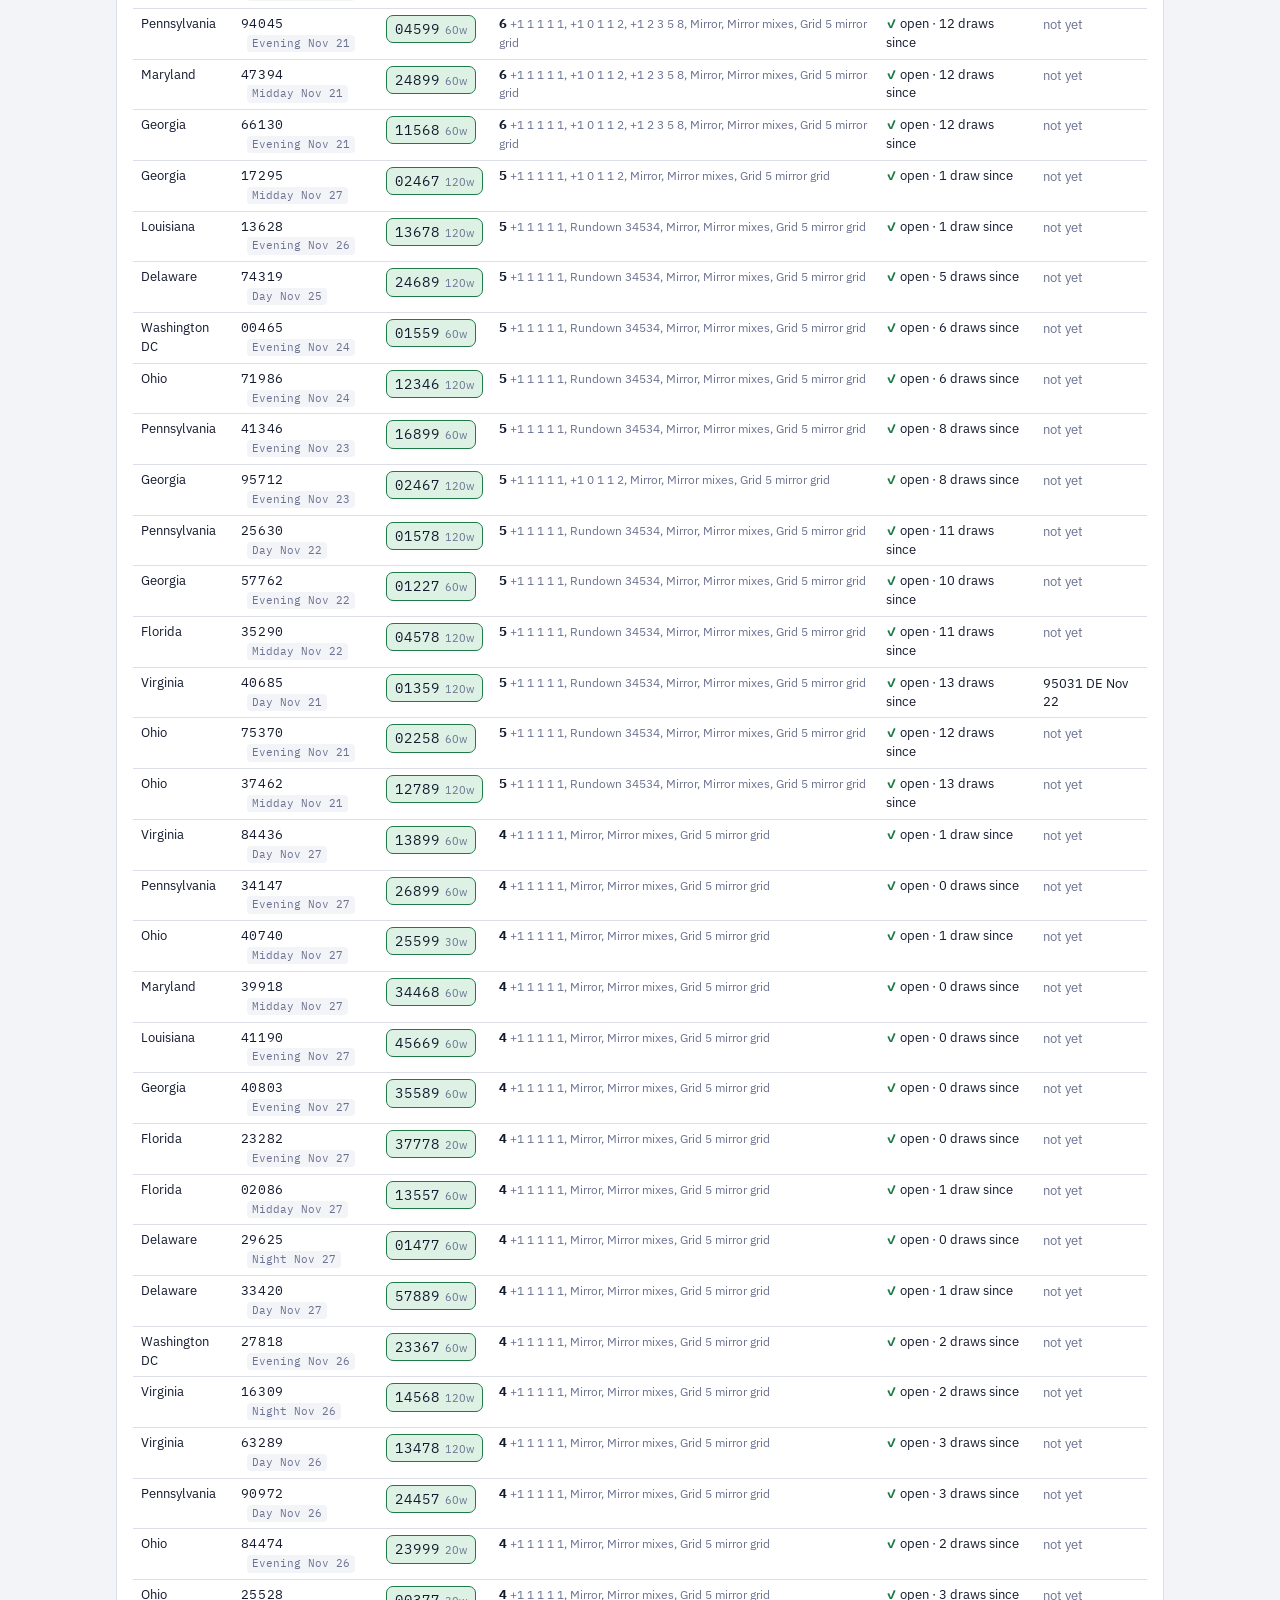
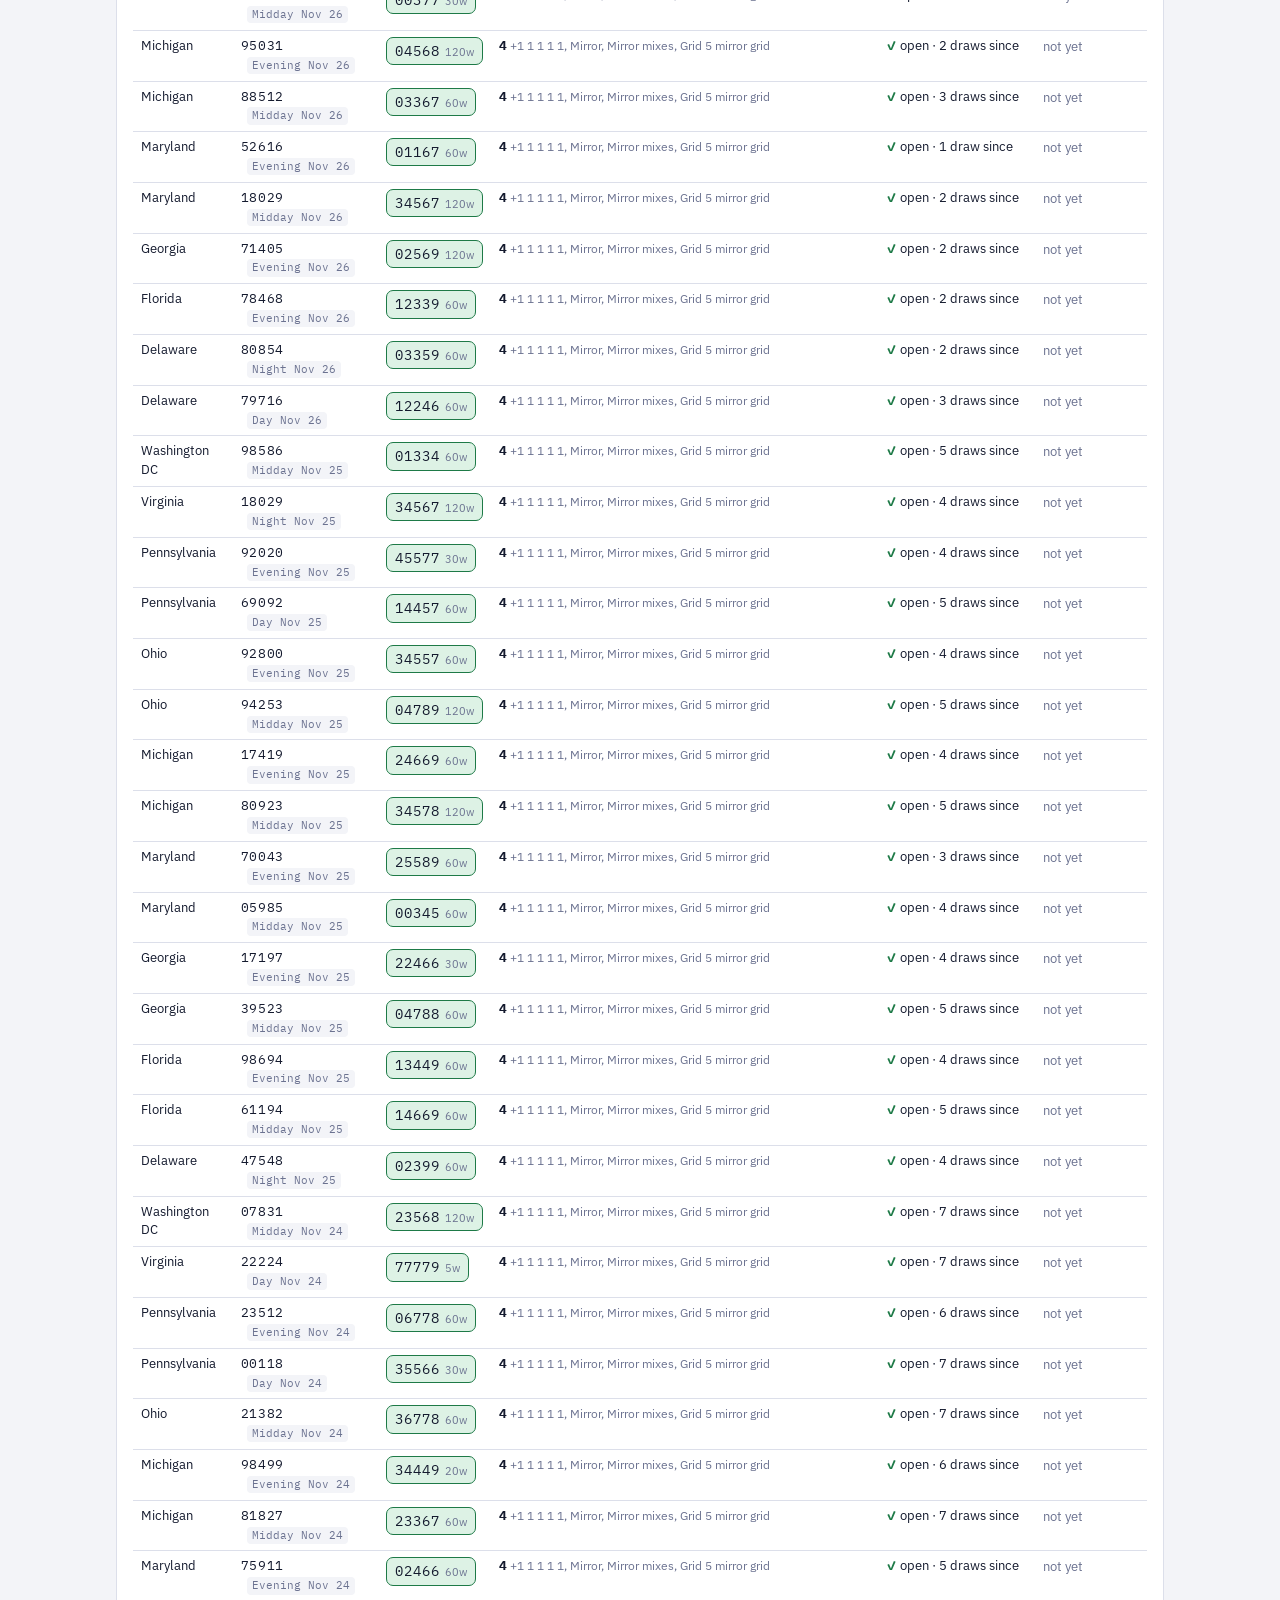
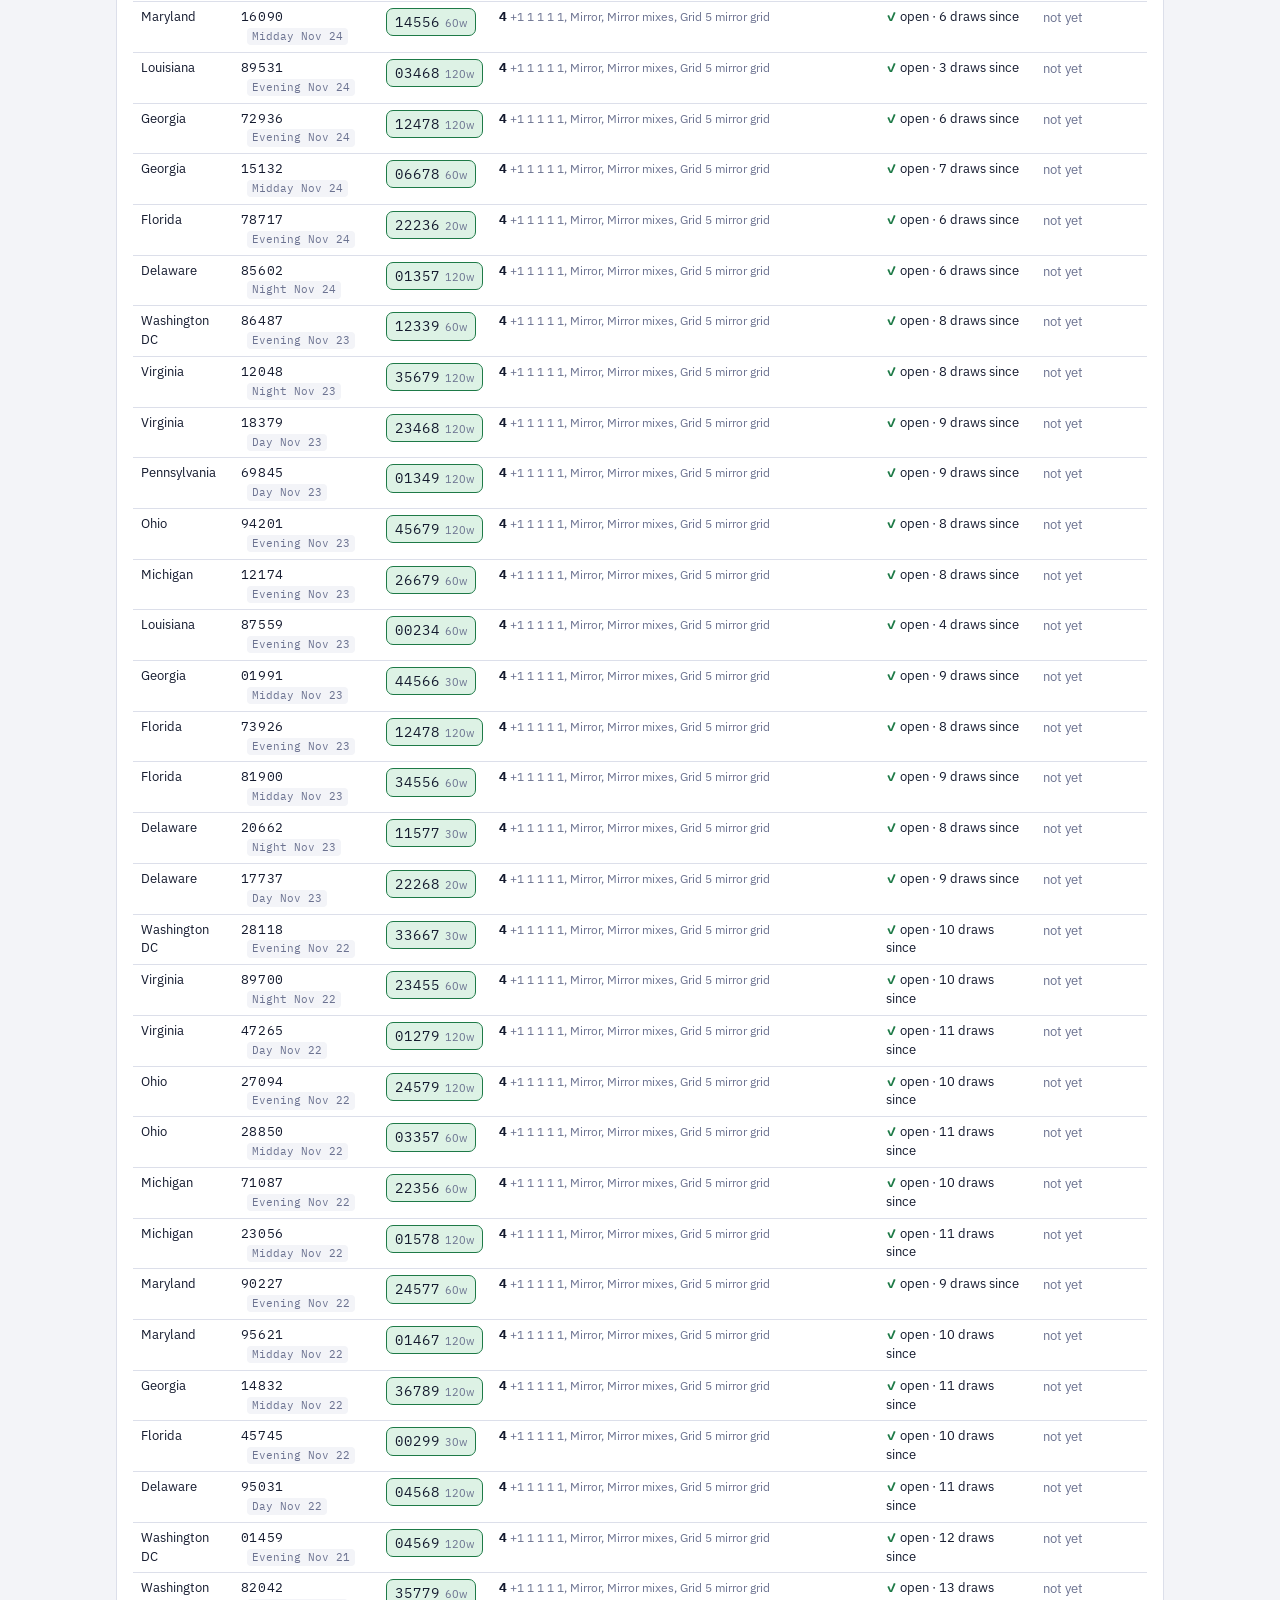
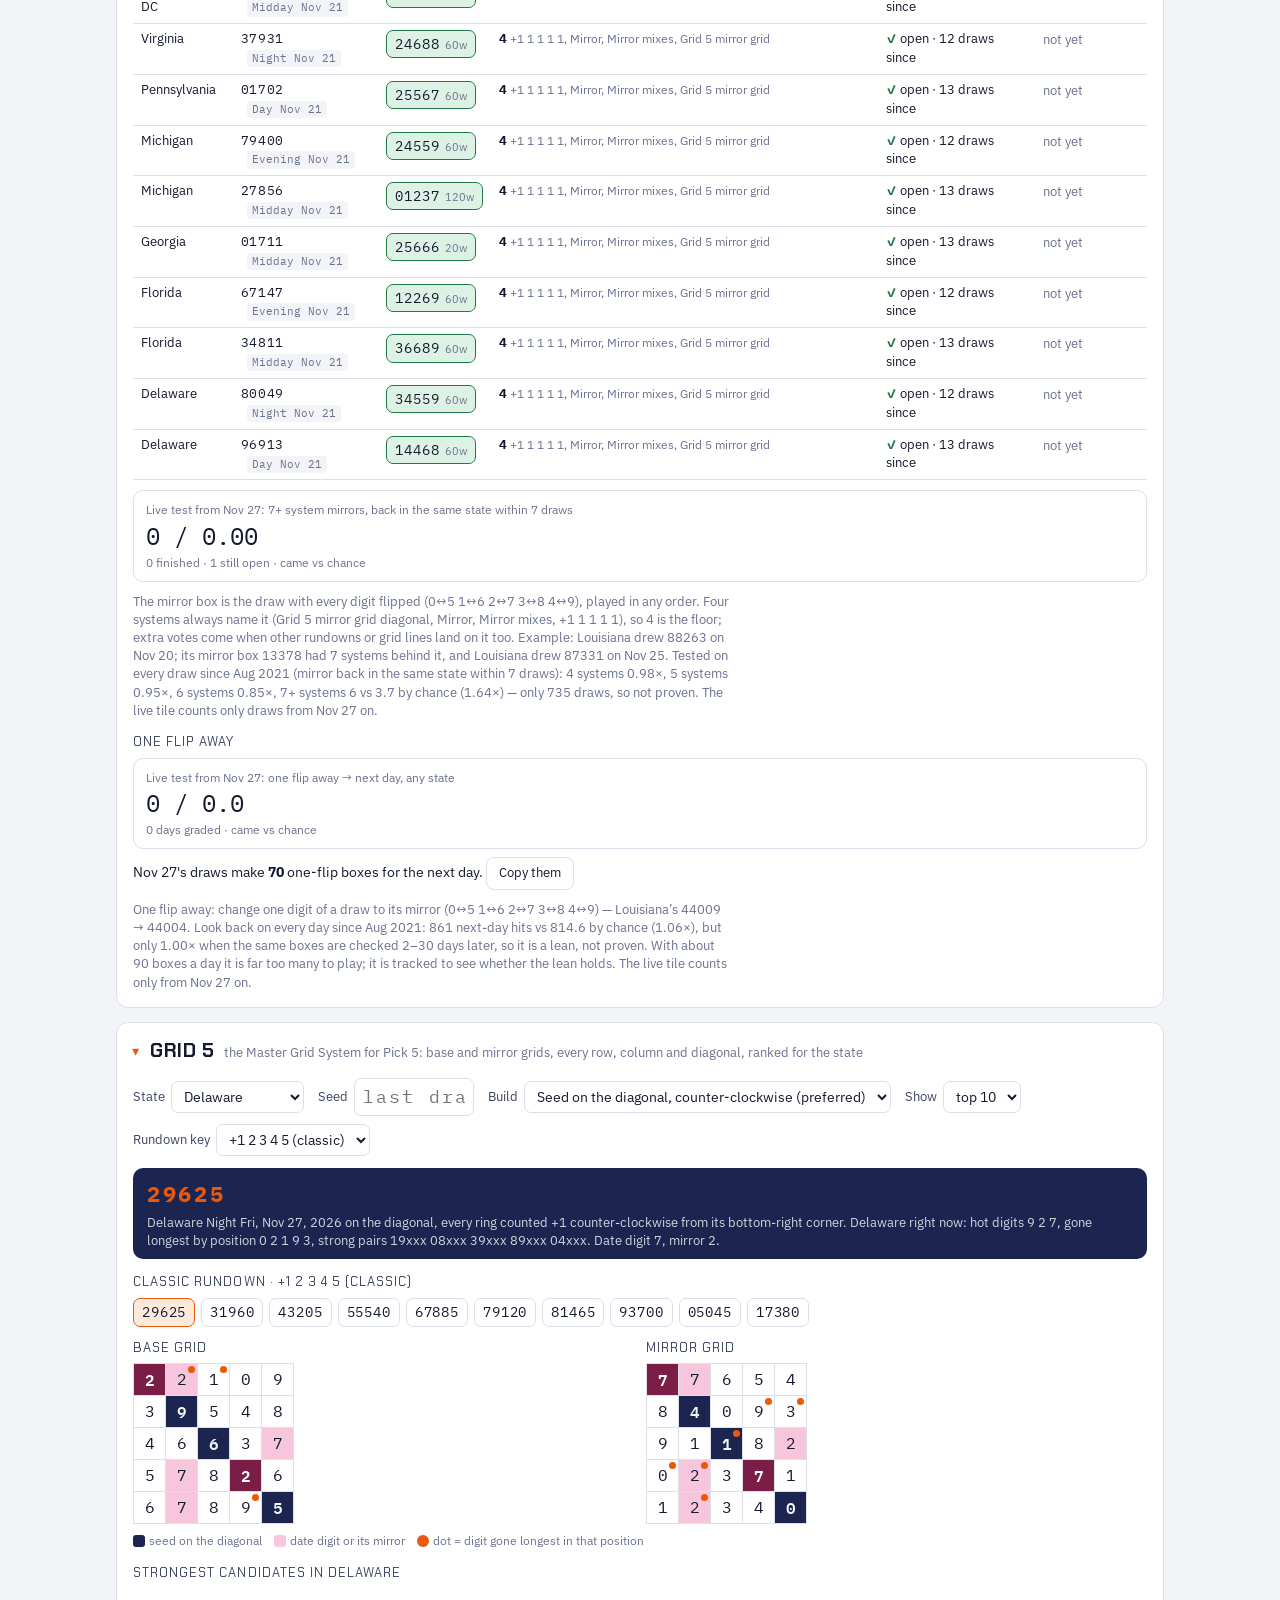
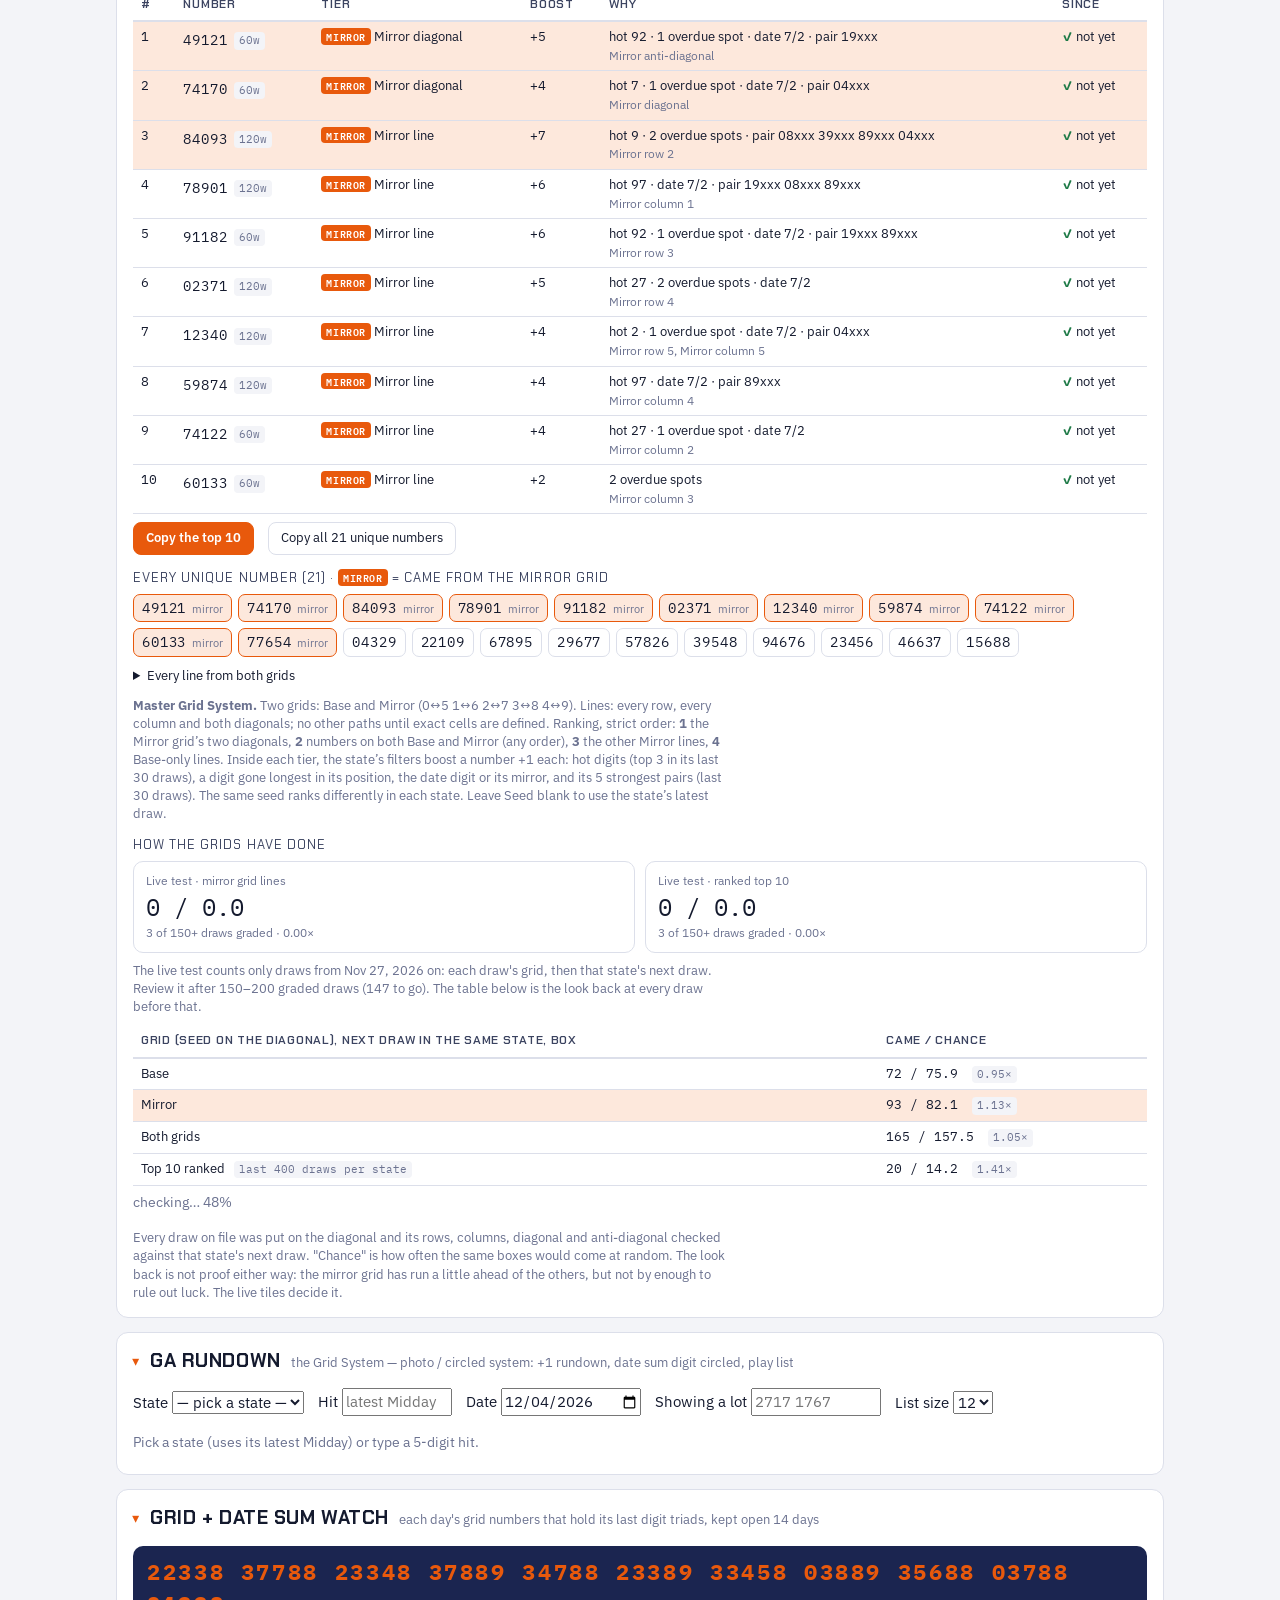
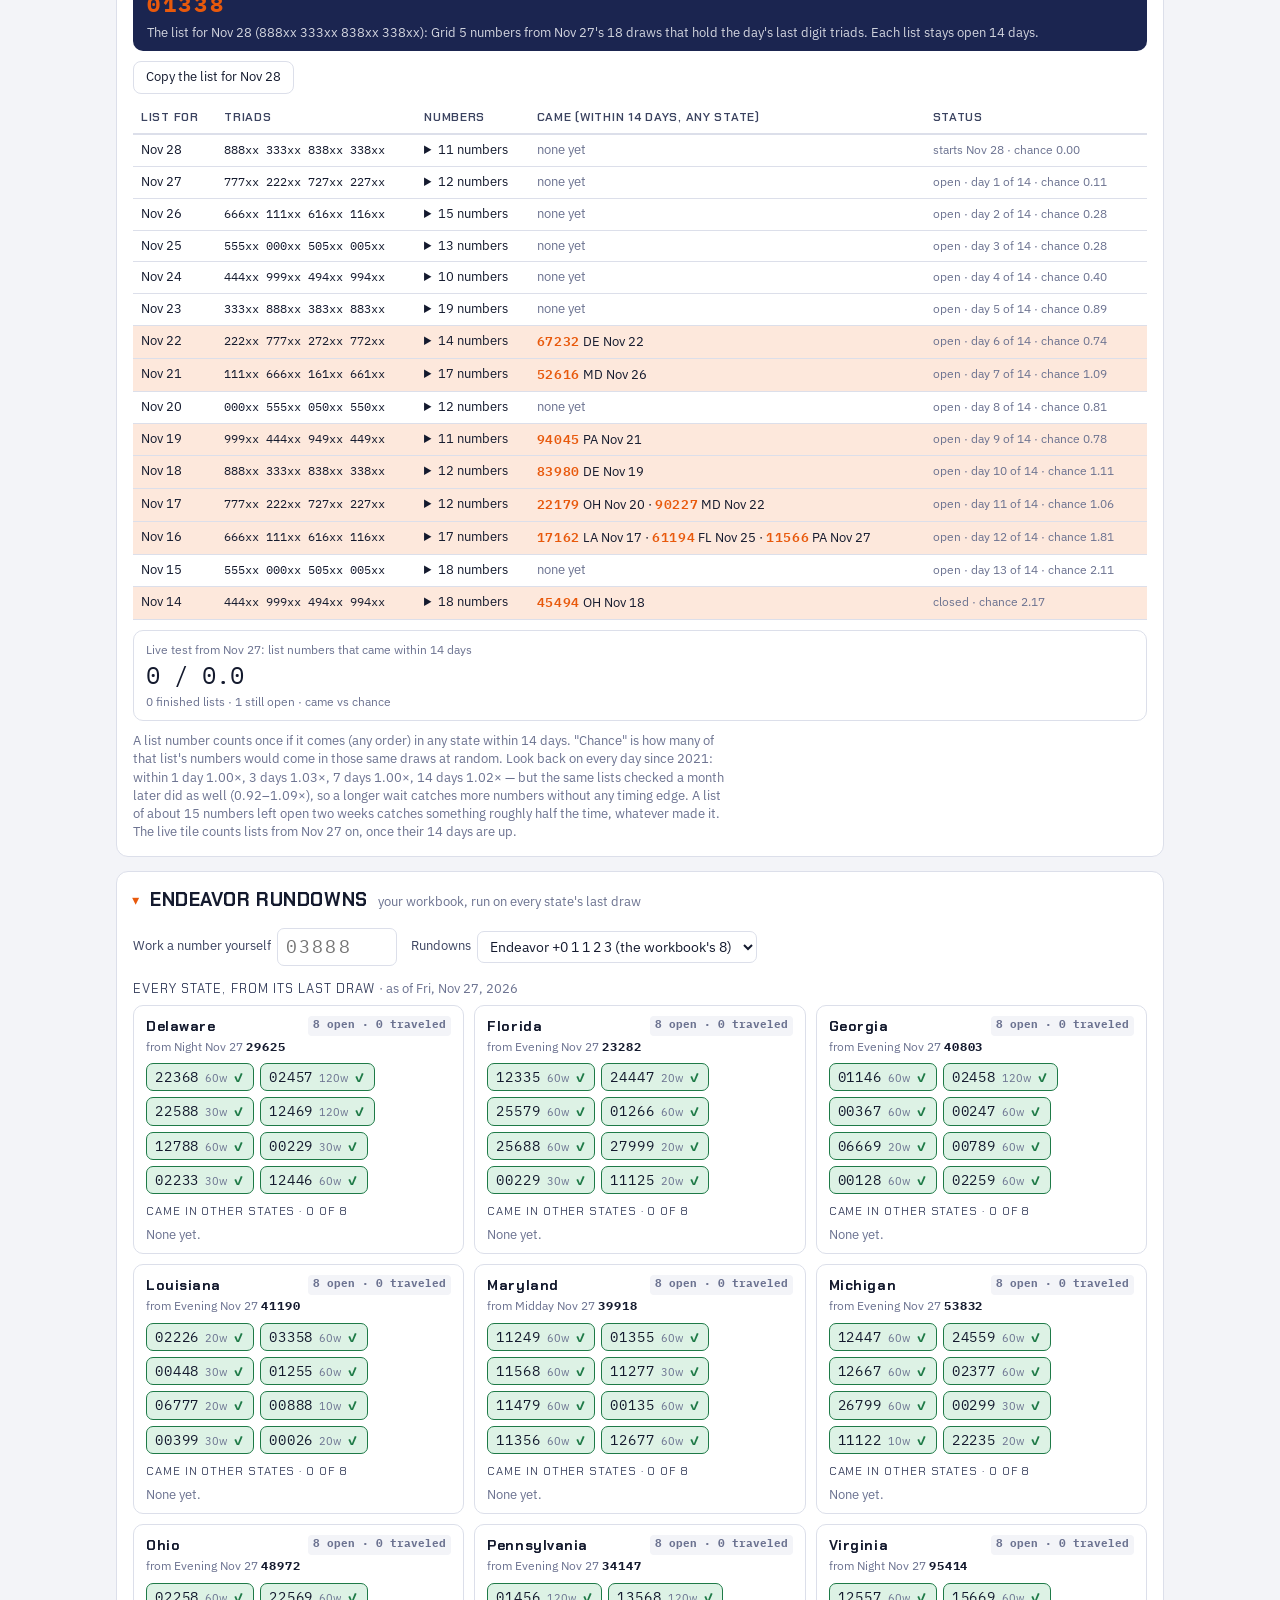
<file: docs/pick5/index.html>
<!doctype html><html><head><meta charset=utf8><meta name=viewport content="width=device-width,initial-scale=1,viewport-fit=cover"><style>:root{color-scheme:light;box-sizing:border-box;padding-top:env(safe-area-inset-top,0px);padding-bottom:env(safe-area-inset-bottom,0px)}html{scroll-padding-top:env(safe-area-inset-top,0px)}body{margin:0;padding:0;font:14px -apple-system,BlinkMacSystemFont,sans-serif;background:#fff;color:#000}img{max-width:100%}[hidden]:not([hidden=until-found i]){display:none!important}</style></head><body>
<title>Pick 5 To Da Moon 🌙</title>
<link rel="preconnect" href="https://fonts.googleapis.com">
<link rel="preconnect" href="https://fonts.gstatic.com" crossorigin>
<link href="https://fonts.googleapis.com/css2?family=Chakra+Petch:wght@500;600;700&family=IBM+Plex+Sans:wght@400;500;600&family=IBM+Plex+Mono:wght@400;500;600&display=swap" rel="stylesheet">
<style>
/* Layout: mission-control board. A launch header, then a stack of collapsible panels; numbers always in mono. */
:root{
  --bg:#F3F4F8; --panel:#FFFFFF; --ink:#141A2E; --ink-2:#3B4360; --muted:#6B7290; --line:#DCDFEA;
  --accent:#E8590C; --accent-ink:#FFFFFF; --accent-soft:#FDE8DC;
  --navy:#1B2550; --navy-ink:#F3F4F8;
  --good:#1E7A47; --good-soft:#DDF2E5; --bad:#B42318; --bad-soft:#FBE3E0; --warn:#9A6700; --warn-soft:#FFF2CC;
  --display:"Chakra Petch", "Arial Narrow", system-ui, sans-serif;
  --body:"IBM Plex Sans", system-ui, -apple-system, "Segoe UI", sans-serif;
  --mono:"IBM Plex Mono", ui-monospace, "SFMono-Regular", Menlo, monospace;
}
@media (prefers-color-scheme: dark){ :root:not([data-theme="light"]){
  --bg:#0D1124; --panel:#151A33; --ink:#E9ECF7; --ink-2:#C2C8E0; --muted:#8E95B5; --line:#2A3152;
  --accent:#FF7A33; --accent-ink:#1A0D05; --accent-soft:#3A2214;
  --navy:#1F2A5C; --navy-ink:#E9ECF7;
  --good:#5CCB8A; --good-soft:#163525; --bad:#FF8A7A; --bad-soft:#3A1A17; --warn:#F2C14E; --warn-soft:#3A3014;
  color-scheme:dark } }
:root[data-theme="dark"]{
  --bg:#0D1124; --panel:#151A33; --ink:#E9ECF7; --ink-2:#C2C8E0; --muted:#8E95B5; --line:#2A3152;
  --accent:#FF7A33; --accent-ink:#1A0D05; --accent-soft:#3A2214;
  --navy:#1F2A5C; --navy-ink:#E9ECF7;
  --good:#5CCB8A; --good-soft:#163525; --bad:#FF8A7A; --bad-soft:#3A1A17; --warn:#F2C14E; --warn-soft:#3A3014;
  color-scheme:dark }
*{box-sizing:border-box}
body{background:var(--bg);color:var(--ink);font-family:var(--body);font-size:15px;line-height:1.45}
.wrap{max-width:1080px;margin:0 auto;padding-inline:16px;padding-block:0 48px}
h1,h2,h3{font-family:var(--display);text-wrap:balance;margin:0}
.num,.mono{font-family:var(--mono);font-variant-numeric:tabular-nums}
button,select,input{font:inherit;color:var(--ink)}
button{cursor:pointer}
:focus-visible{outline:2px solid var(--accent);outline-offset:2px}

/* header */
.launch{background:var(--navy);color:var(--navy-ink);margin-bottom:18px}
.launch-in{max-width:1080px;margin:0 auto;padding:18px 16px;display:grid;grid-template-columns:minmax(0,1fr) auto;gap:18px;align-items:center}
.launch h1{font-size:clamp(30px,5vw,46px);letter-spacing:.02em;line-height:1}
.launch h1 b{color:var(--accent)}
.launch p{margin:8px 0 0;max-width:62ch;color:var(--navy-ink);opacity:.85;font-size:14px}
.launch img{width:220px;max-width:100%;border-radius:10px;display:block}
@media (max-width:640px){.launch-in{grid-template-columns:1fr}.launch img{width:100%;max-width:360px}}

.statusbar{display:flex;flex-wrap:wrap;gap:10px 16px;align-items:center;margin:0 0 16px;font-size:13px;color:var(--ink-2)}
.dot{width:9px;height:9px;border-radius:50%;background:var(--muted);display:inline-block;margin-right:6px}
.dot.ok{background:var(--good)} .dot.warn{background:var(--warn)}
.btn{border:1px solid var(--line);background:var(--panel);border-radius:8px;padding:6px 12px;font-size:13px}
.btn:hover{border-color:var(--accent)}
.btn.primary{background:var(--accent);color:var(--accent-ink);border-color:var(--accent);font-weight:600}
.ctl{display:flex;flex-wrap:wrap;gap:8px 14px;align-items:center;margin:0 0 12px;font-size:13px;color:var(--ink-2)}
.ctl label{display:flex;gap:6px;align-items:center}
.ctl select,.ctl input{border:1px solid var(--line);background:var(--panel);border-radius:7px;padding:5px 8px;font-size:14px}
.ctl label{min-width:0;max-width:100%}
.ctl select{max-width:100%;min-width:0}
.ctl input.big{font-family:var(--mono);font-size:18px;width:120px;letter-spacing:.12em}

/* panels */
details.panel{background:var(--panel);border:1px solid var(--line);border-radius:12px;margin-bottom:14px}
details.panel>summary{list-style:none;cursor:pointer;padding:14px 16px;display:flex;gap:10px;align-items:baseline;flex-wrap:wrap}
details.panel>summary::-webkit-details-marker{display:none}
details.panel>summary h2{font-size:19px;letter-spacing:.03em;text-transform:uppercase}
details.panel>summary .sub{font-size:13px;color:var(--muted)}
details.panel>summary::before{content:"▸";color:var(--accent);font-size:14px;transition:transform .15s}
details.panel[open]>summary::before{transform:rotate(90deg)}
.pbody{padding:0 16px 16px;min-width:0}
.note{font-size:12.5px;color:var(--muted);max-width:75ch;margin-top:10px}
.sub-h{font-family:var(--display);font-size:13px;letter-spacing:.08em;text-transform:uppercase;color:var(--ink-2);margin:14px 0 6px}
.empty{color:var(--muted);font-size:14px;padding:6px 0}

/* tables */
.tw{overflow-x:auto;min-width:0}
table.t{border-collapse:collapse;width:100%;font-size:14px}
table.t th{font-family:var(--display);font-weight:600;font-size:12px;letter-spacing:.06em;text-transform:uppercase;color:var(--ink-2);text-align:left;padding:7px 8px;border-bottom:2px solid var(--line);white-space:nowrap}
table.t td{padding:6px 8px;border-bottom:1px solid var(--line);vertical-align:top}
table.t td.n{font-family:var(--mono);font-variant-numeric:tabular-nums;font-size:16px;letter-spacing:.08em;white-space:nowrap}
table.t tr.grp td{background:var(--bg);font-family:var(--display);font-weight:600;font-size:12px;letter-spacing:.08em;text-transform:uppercase;color:var(--ink-2)}
table.t tr.top td{background:var(--accent-soft)}
.tag{display:inline-block;font-family:var(--mono);font-size:10.5px;padding:1px 5px;border-radius:4px;background:var(--bg);color:var(--muted);margin-left:6px;letter-spacing:0;vertical-align:middle}

/* chips */
.chips{display:flex;flex-wrap:wrap;gap:6px}
.chip{display:inline-flex;gap:6px;align-items:baseline;border:1px solid var(--line);border-radius:7px;padding:3px 8px;background:var(--panel);font-family:var(--mono);font-size:14px;letter-spacing:.06em;cursor:pointer}
.chip small{font-family:var(--body);letter-spacing:0;font-size:11px;color:var(--muted)}
.chip.open{border-color:var(--good);background:var(--good-soft)}
.chip.came{border-color:var(--bad);background:var(--bad-soft);text-decoration:line-through;text-decoration-color:var(--bad)}
.chip.hot{border-color:var(--accent);background:var(--accent-soft)}
.mk{font-family:var(--body);font-size:12px;font-weight:700}
.mk.ok{color:var(--good)} .mk.x{color:var(--bad)}

/* endeavor cards */
.grid{display:grid;grid-template-columns:repeat(auto-fill,minmax(250px,1fr));gap:10px}
.card{border:1px solid var(--line);border-radius:10px;padding:10px 12px;min-width:0}
.card h3{font-size:14px;letter-spacing:.04em;display:flex;justify-content:space-between;gap:8px}
.card .from{font-size:12px;color:var(--muted);margin:2px 0 8px}
.card .from b{font-family:var(--mono);color:var(--ink);letter-spacing:.08em}

/* banner */
.play{background:var(--navy);color:var(--navy-ink);border-radius:10px;padding:10px 14px;margin-bottom:10px}
.play b{font-family:var(--mono);font-size:22px;letter-spacing:.12em;color:var(--accent)}
.play small{display:block;opacity:.85;font-size:12.5px;margin-top:3px}

/* score tiles */
.tiles{display:grid;grid-template-columns:repeat(auto-fit,minmax(150px,1fr));gap:10px;margin-bottom:8px}
.tile{border:1px solid var(--line);border-radius:10px;padding:10px 12px}
.tile .k{font-size:12px;color:var(--muted)}
.tile .v{font-family:var(--mono);font-size:24px;font-variant-numeric:tabular-nums}

/* pairs grid */
.pgrid{display:grid;grid-template-columns:repeat(10,minmax(0,1fr));gap:3px;max-width:560px}
.pc{border-radius:5px;padding:4px 0 3px;text-align:center;font-family:var(--mono);font-size:13px;background:var(--bg);color:var(--ink-2);line-height:1.1;cursor:default}
.pc small{display:block;font-size:10px;color:var(--muted)}
.pc.l1{background:var(--warn-soft);color:var(--ink)}
.pc.l2{background:var(--accent-soft);color:var(--ink)}
.pc.l3{background:var(--accent);color:var(--accent-ink)} .pc.l3 small{color:var(--accent-ink)}
.legend{display:flex;flex-wrap:wrap;gap:12px;font-size:12px;color:var(--muted);margin-top:8px}
.legend i{display:inline-block;width:12px;height:12px;border-radius:3px;vertical-align:-2px;margin-right:4px}
/* grid 5 */
.g5wrap{display:grid;grid-template-columns:repeat(auto-fit,minmax(170px,1fr));gap:12px;margin-top:6px}
table.g5g{border-collapse:collapse}
table.g5g td{width:32px;height:32px;text-align:center;font-family:var(--mono);font-size:16px;border:1px solid var(--line);position:relative;background:var(--panel)}
table.g5g td.pk{background:#F7C6DD;color:#141A2E}
table.g5g td.dg{background:var(--navy);color:var(--navy-ink);font-weight:600}
table.g5g td.dg.pk{background:#7A1E48;color:#fff}
.g5m{display:inline-block;font-family:var(--mono);font-size:10px;font-weight:600;letter-spacing:.06em;padding:1px 5px;border-radius:4px;background:var(--accent);color:var(--accent-ink)}
table.g5g td i{position:absolute;top:2px;right:2px;width:7px;height:7px;border-radius:50%;background:var(--accent)}
/* triple watch grid */
table.twg th.c, table.twg td.c{text-align:center;padding:4px 3px}
.twc{font-family:var(--mono);font-variant-numeric:tabular-nums;font-size:13px;min-width:44px;border:1px solid transparent;border-radius:6px;padding:4px 4px;background:var(--bg);color:var(--ink-2)}
.twc.l1{background:var(--warn-soft);color:var(--ink)}
.twc.l2{background:var(--accent-soft);color:var(--ink)}
.twc.l3{background:var(--accent);color:var(--accent-ink)}
.twc.sel{border-color:var(--ink);font-weight:600}
.twc:hover{border-color:var(--accent)}
@media (prefers-reduced-motion: reduce){*{transition:none!important}}
</style>

<header class="launch"><div class="launch-in">
  <div>
    <h1>Pick 5 <b>To Da Moon</b> <span aria-hidden="true">🌙</span></h1>
    <p>Every state's Pick 5 draws, the Endeavor rundowns worked automatically from each new draw, a Pick 5 straight finder, pairs out and a number lookup. Results fill in on their own through the day.</p>
  </div>
  <img src="rocket-4.webp" alt="Pick 5 To Da Moon rocket" width="547" height="296">
</div></header>

<div class="wrap">
<div id="liveLink" style="display:none;background:#FFF4D6;border:2px solid #FF9E4A;padding:10px 12px;margin:0 0 14px;font-size:13px;line-height:1.5;color:#0B1836">
  <b>This copy doesn&rsquo;t refresh on its own.</b> For results that update all day, open
  <span style="font-family:'Roboto Mono',monospace;font-weight:700;user-select:all;-webkit-user-select:all">lowski-par.github.io/almanac-dashboard/pick5/</span>
  <button class="ghost" style="margin-left:6px;padding:3px 8px" onclick="navigator.clipboard&&navigator.clipboard.writeText('https://lowski-par.github.io/almanac-dashboard/pick5/');this.textContent='Copied'">Copy link</button>
</div>
<script>if(!/github\.io$/.test(location.hostname))document.getElementById('liveLink').style.display='block';</script>

<div class="statusbar">
  <span><span class="dot" id="feedDot"></span><span id="feedText">Loading results…</span></span>
  <button class="btn" id="syncBtn" type="button">Sync now</button>
  <label class="ctl" style="margin:0">Draws for
    <select id="daySel"></select>
  </label>
  <button class="btn" id="dayPrev" type="button" aria-label="Earlier day">← Earlier</button>
  <button class="btn" id="dayNext" type="button" aria-label="Later day">Later →</button>
</div>

<details class="panel" open id="pDraws"><summary><h2>What every state drew</h2><span class="sub" id="drawsSub"></span></summary>
  <div class="pbody">
  <div class="ctl"><label>States <select id="drawsOnly"><option value="">every state with Pick 4 or Pick 5</option><option value="p5">only the 10 Pick 5 states</option></select></label></div>
  <div class="tw" id="drawsOut"></div>
  <div class="note">Pick 4 covers every state, DC, Puerto Rico and Canada. States with more than two Pick 4 draws a day (like Texas, Tennessee, DC and Oregon) list each one in time order under its column. Pick 4 triples are highlighted. For Pick 5, box type shows how many ways the number can be arranged (120-way = all different digits; 60-way = one pair; 5-way = four of a kind). Georgia FIVE has no box bet. Pick 4 history starts June 1, 2026. Tap any number to look it up.</div></div>
</details>

<details class="panel" open id="pBoard"><summary><h2>Today&rsquo;s board</h2><span class="sub">every rundown and every system working together on every draw of the day</span></summary>
  <div class="pbody">
    <div class="ctl">
      <label>Show <select id="boardTop"><option value="10">top 10</option><option value="20" selected>top 20</option><option value="40">top 40</option></select></label>
      <label>Check the last <select id="boardDays"><option value="14">14 days</option><option value="30" selected>30 days</option><option value="60">60 days</option><option value="365">365 days (slower)</option></select></label>
    </div>
    <div id="boardOut"><div class="empty">Loading draws&hellip;</div></div>
    <div class="note"><b>R</b> rundowns (Endeavor and the workbook's others, 67867, 34534) &middot; <b>X</b> mirror and mirror mixes &middot; <b>L</b> Lottery Post 814 rundown and projection &middot; <b>B</b> Brings &amp; follows &middot; <b>G</b> Grid 5 mirror grid lines (rows, columns, diagonals) &middot; <b>A</b> GA Rundown play list (the Grid System: +1 rundown, date sum digit circled) &middot; <b>F</b> made from a draw that hit a date sum &middot; <b>D</b> holds today's last digit triads &middot; <b>S</b> today's date sum or date sum pairs &middot; <b>P</b> longest-out triads &middot; <b>Q</b> longest-out fours (all states) &middot; <b>M</b> a ready Mirror Doubles set. Pick an earlier day under "Draws for" to see that day's board.</div>
    <div class="sub-h">How the board has done</div>
    <div id="boardCheck"></div>
  </div>
</details>

<details class="panel" open id="pWhy"><summary><h2>Why this number?</h2><span class="sub">everything on this page that points at one number &mdash; for when someone says it&rsquo;s due</span></summary>
  <div class="pbody">
    <div class="ctl">
      <label>Number <input class="big" id="whyBox" maxlength="5" inputmode="numeric" placeholder="44004"></label>
      <label>State <select id="whyState"><option value="">All states</option></select></label>
    </div>
    <div id="whyOut"><div class="empty">Type a five-digit number, or tap any number on the page.</div></div>
  </div>
</details>

<details class="panel" open id="pMW"><summary><h2>Mirror watch</h2><span class="sub">each state's mirror box from the last week, how many systems back it, whether it came back &mdash; and one flip away</span></summary>
  <div class="pbody">
    <div class="ctl">
      <label>Draws from the last <select id="mwDays"><option value="3">3 days</option><option value="7" selected>7 days</option><option value="14">14 days</option></select></label>
      <label>Show <select id="mwMin"><option value="4">every draw (4+ systems)</option><option value="5">5+ systems</option><option value="6">6+ systems</option><option value="7">7+ systems</option></select></label>
    </div>
    <div id="mwOut"><div class="empty">Loading draws&hellip;</div></div>
    <div class="sub-h">One flip away</div>
    <div id="flipOut"></div>
  </div>
</details>

<details class="panel" open id="pG5"><summary><h2>Grid 5</h2><span class="sub">the Master Grid System for Pick 5: base and mirror grids, every row, column and diagonal, ranked for the state</span></summary>
  <div class="pbody">
    <div class="ctl">
      <label>State <select id="g5State"></select></label>
      <label>Seed <input class="big" id="g5Seed" maxlength="5" inputmode="numeric" placeholder="last draw"></label>
      <label>Build <select id="g5Method"><option value="B">Seed on the diagonal, counter-clockwise (preferred)</option><option value="Bcw">Seed on the diagonal, clockwise</option><option value="A">Last 5 draws as rows</option></select></label>
      <label>Show <select id="g5Top"><option value="10">top 10</option><option value="15">top 15</option></select></label>
      <label>Rundown key <select id="g5Key"><option value="12345">+1 2 3 4 5 (classic)</option><option value="11111">+1 1 1 1 1 (simple)</option><option value="67867">67867</option><option value="95379">95379</option><option value="31753">31753</option><option value="custom">Your own key</option></select></label>
      <label id="g5CustomWrap" hidden>Key <input id="g5Custom" maxlength="5" inputmode="numeric" placeholder="12345" style="width:80px"></label>
    </div>
    <div id="g5Out"><div class="empty">Loading draws&hellip;</div></div>
    <div class="note"><b>Master Grid System.</b> Two grids: Base and Mirror (0&harr;5 1&harr;6 2&harr;7 3&harr;8 4&harr;9). Lines: every row, every column and both diagonals; no other paths until exact cells are defined. Ranking, strict order: <b>1</b> the Mirror grid&rsquo;s two diagonals, <b>2</b> numbers on both Base and Mirror (any order), <b>3</b> the other Mirror lines, <b>4</b> Base-only lines. Inside each tier, the state&rsquo;s filters boost a number +1 each: hot digits (top 3 in its last 30 draws), a digit gone longest in its position, the date digit or its mirror, and its 5 strongest pairs (last 30 draws). The same seed ranks differently in each state. Leave Seed blank to use the state&rsquo;s latest draw.</div>
    <div class="sub-h">How the grids have done</div>
    <div id="g5Card"></div>
  </div>
</details>

<details class="panel" open id="pGA"><summary><h2>GA Rundown</h2><span class="sub">the Grid System &mdash; photo / circled system: +1 rundown, date sum digit circled, play list</span></summary>
  <div class="pbody"><div id="gaHost"></div></div>
</details>

<details class="panel" open id="pGW"><summary><h2>Grid + date sum watch</h2><span class="sub">each day's grid numbers that hold its last digit triads, kept open 14 days</span></summary>
  <div class="pbody"><div id="gwOut"><div class="empty">Loading draws&hellip;</div></div></div>
</details>

<details class="panel" open id="pEnd"><summary><h2>Endeavor rundowns</h2><span class="sub">your workbook, run on every state's last draw</span></summary>
  <div class="pbody">
    <div class="ctl">
      <label>Work a number yourself <input class="big" id="endBox" maxlength="5" inputmode="numeric" placeholder="03888"></label>
      <label>Rundowns <select id="endSet">
        <option value="end">Endeavor +0 1 1 2 3 (the workbook's 8)</option>
        <option value="all">All five rundowns in the workbook</option>
      </select></label>
    </div>
    <div id="endMine"></div>
    <div class="sub-h">Every state, from its last draw <span id="endAsOf" style="text-transform:none;letter-spacing:0;font-family:var(--body);color:var(--muted)"></span></div>
    <div class="grid" id="endOut"></div>
    <div class="note"><span class="mk ok">✓</span> green = not come yet in that state since it was worked. <span class="mk x">✕</span> red = already came there. "Came in other states" lists every later draw in any other state that matched one of the boxes, in any order. Pick an earlier day under "Draws for" to see how that day's boxes traveled since. Tap any number to look it up.</div>
  </div>
</details>

<details class="panel" open id="pScore"><summary><h2>Endeavor scoreboard</h2><span class="sub">how the workbook has done on real draws</span></summary>
  <div class="pbody"><div id="scoreOut"></div></div>
</details>

<details class="panel" open id="pLog"><summary><h2>My play log</h2><span class="sub">what you spend, what you win, and where you stand</span></summary>
  <div class="pbody">
    <div id="logTiles"></div>
    <form id="logForm" class="ctl" autocomplete="off">
      <label>Date <input type="date" id="lgDate" required></label>
      <label>State <select id="lgState"><option value="">Any</option></select></label>
      <label>Played <input id="lgNote" maxlength="80" placeholder="e.g. Endeavor boxes, 8 × $1" style="width:210px"></label>
      <label>Spent $ <input id="lgSpent" inputmode="decimal" placeholder="0" style="width:80px"></label>
      <label>Won $ <input id="lgWon" inputmode="decimal" placeholder="0" style="width:80px"></label>
      <button class="btn primary" type="submit">Add</button>
      <span id="lgMsg" style="font-size:13px" aria-live="polite"></span>
    </form>
    <div class="ctl" id="lgBudgetRow">
      <label>Monthly budget $ <input id="lgBudget" inputmode="decimal" placeholder="none" style="width:90px"></label>
      <button class="btn" type="button" id="lgBudgetSave">Save budget</button>
    </div>
    <div id="logOut"></div>
    <div class="note">Your log is saved in this browser only, so nobody else sees it. Each device keeps its own: use Copy log here and Paste log on your other device to move it. "Expected back" uses the average payback of about 50¢ per $1 played.</div>
  </div>
</details>

<details class="panel" open id="pLP"><summary><h2>Lottery Post methods</h2><span class="sub">three Pick 5 methods from the forums, worked from every state's last draw</span></summary>
  <div class="pbody">
    <div class="ctl">
      <label>Method <select id="lpSet">
        <option value="rund">814-style rundown (lakerben)</option>
        <option value="proj">Digit string projection R2–R8 (adobea78)</option>
        <option value="wheel">String covering wheel (tokecap)</option>
      </select></label>
      <label id="lpIncWrap">Add across <input class="big" id="lpInc" maxlength="5" inputmode="numeric" value="81481" style="width:100px"></label>
      <button class="btn" type="button" id="lpCopyAll">Copy all states' numbers</button>
      <span id="lpCopied" style="color:var(--good);font-size:13px" aria-live="polite"></span>
    </div>
    <div id="lpHow" class="note" style="margin:0 0 10px"></div>
    <div id="lpTop"></div>
    <div class="grid" id="lpOut"></div>
    <div class="note">Copied lists are plain five-digit numbers separated by spaces, ready to paste into Deflate 5 or Inspector 5 on Lottery Post. <span class="mk ok">✓</span> green = not come yet in that state since it was worked. <span class="mk x">✕</span> red = already came there.</div>
  </div>
</details>

<details class="panel" open id="pConv"><summary><h2>Hot list</h2><span class="sub">numbers that two or more systems on this page agree on today</span></summary>
  <div class="pbody"><div id="convOut"></div></div>
</details>

<details class="panel" open id="pAIO"><summary><h2>State all-in-one</h2><span class="sub">every system on this page as one unit, for one state</span></summary>
  <div class="pbody">
    <div class="ctl">
      <label>State <select id="aioState"></select></label>
      <label>Show <select id="aioTop"><option value="10">top 10</option><option value="20" selected>top 20</option><option value="40">top 40</option></select></label>
    </div>
    <div id="aioOut"><div class="empty">Loading draws&hellip;</div></div>
  </div>
</details>

<details class="panel" open id="pDS"><summary><h2>Date sums</h2><span class="sub">every version from Pick 3 and Pick 4, plus last digit triads for Pick 5, graded side by side</span></summary>
  <div class="pbody">
    <div class="ctl">
      <label>Version <select id="dsVer">
        <option value="last3">Last digit triads (new for Pick 5)</option>
        <option value="last2">Last digit sum pairs</option>
        <option value="pairs">Date sum pairs</option>
        <option value="md">Sum: month + day</option>
        <option value="mdy">Sum: month + day + year</option>
        <option value="both">Sum: both</option>
        <option value="rmd">Root: month + day</option>
        <option value="rmdy">Root: month + day + year</option>
      </select></label>
      <label>Day <input type="date" id="dsDay"></label>
      <label>Count <select id="dsState"></select></label>
    </div>
    <div id="dsOut"><div class="empty">Loading draws&hellip;</div></div>
    <div class="sub-h">Which date sum is best? Every version on every draw on file</div>
    <div id="dsCard"></div>
    <div class="note">Leave Day blank to follow "Draws for" at the top. Last digit triads: the date's last digit and its mirror (0&harr;5 1&harr;6 2&harr;7 3&harr;8 4&harr;9) made into threes &mdash; the 26th &rarr; 666xx 111xx 616xx 116xx. Last digit sum pairs and date sum pairs are the Pick 4 rules with any three other digits. Sums add the date's digits; a Pick 5 number's digits add to 0&ndash;45.</div>
  </div>
</details>

<details class="panel" open id="pMix"><summary><h2>Mirrors</h2><span class="sub">mirror mixes from every draw, and the Mirror Doubles sets</span></summary>
  <div class="pbody">
    <div class="ctl">
      <label>From <select id="mixState"></select></label>
      <label>or type a number <input class="big" id="mixBox" maxlength="5" inputmode="numeric" placeholder="83841"></label>
    </div>
    <div id="mixOut"><div class="empty">Loading draws&hellip;</div></div>
    <div class="sub-h">How mirror mixes have done on every draw on file</div>
    <div id="mixCard"></div>
    <div class="sub-h">Mirror Doubles &middot; 10 sets</div>
    <div class="ctl">
      <label>Count in <select id="mdScope"><option value="all">all states</option><option value="state">the state above</option></select></label>
      <label>Window <select id="mdWin"><option value="3">3 days</option><option value="7" selected>7 days</option><option value="14">14 days</option></select></label>
    </div>
    <div id="mdOut"></div>
  </div>
</details>

<details class="panel" open id="pPS"><summary><h2>Pair sets &amp; missing pairs</h2><span class="sub">type a pair &rarr; its ten sets; the date's pairs that missed; longest-out triads and fours, one state or all</span></summary>
  <div class="pbody">
    <div class="ctl">
      <label>State <select id="psState"></select></label>
      <label>Pair <input class="big" id="psPair" maxlength="2" inputmode="numeric" placeholder="45" style="width:70px"></label>
    </div>
    <div id="psOut"><div class="empty">Loading draws&hellip;</div></div>
    <div class="sub-h">Longest out</div>
    <div class="ctl">
      <label>Look at <select id="loSize"><option value="3">Triads (123xx)</option><option value="4">Fours (1234x)</option></select></label>
      <label>Count in <select id="loScope"><option value="state">the state above</option><option value="all">all states together</option></select></label>
    </div>
    <div id="loOut"></div>
  </div>
</details>

<details class="panel" open id="pBF"><summary><h2>Brings &amp; follows</h2><span class="sub">your pairings, each graded on every draw on file</span></summary>
  <div class="pbody">
    <div id="bfOut"><div class="empty">Loading draws&hellip;</div></div>
    <div class="sub-h">Try a rule</div>
    <div class="ctl">
      <label>Trigger <input id="bfTrig" maxlength="5" inputmode="numeric" placeholder="5231" style="width:80px"></label>
      <label>Brings <input id="bfFol" placeholder="4444 4449 4499 4999 9999" style="width:260px"></label>
      <label>Name <input id="bfName" placeholder="Rule #2" style="width:110px"></label>
      <button class="btn" type="button" id="bfAdd">Grade it</button>
      <span id="bfMsg" style="color:var(--bad);font-size:13px" aria-live="polite"></span>
    </div>
    <div class="note">Four digits mean any fifth digit (5231 covers 52310 through 52319, any order); five digits mean that box. "Came" counts the first follower in the window after the trigger drew; "chance" is how often the same followers show up in that many draws with no trigger at all. A rule beats chance when it is two standard errors ahead in any cell. Rules you grade here stay in this browser; send me the ones that hold up and I will add them for the whole team.</div>
  </div>
</details>

<details class="panel" open id="pTrig"><summary><h2>Pick 4 → Pick 5 triggers</h2><span class="sub">every Pick 4 triple in any state, and whether that triple showed up in a Pick 5 within 7 days</span></summary>
  <div class="pbody">
    <div class="ctl">
      <label>Show <select id="trWin"><option value="14">last 14 days</option><option value="30">last 30 days</option><option value="60">last 60 days</option><option value="140">since June 1</option></select></label>
      <label>Pick 4 states <select id="trOnly"><option value="">all states</option><option value="p5">only the 10 Pick 5 states</option></select></label>
      <span id="trCopied" style="color:var(--good);font-size:13px" aria-live="polite"></span>
    </div>
    <div id="trTiles"></div>
    <div class="tw" id="trOut"></div>
    <div class="sub-h">What 2+ years of draws say</div>
    <div class="tw" id="trBack"></div>
    <div class="note">A trigger is any Pick 4 draw with three or four of the same digit (like 7774). It "came" if a Pick 5 draw in any of the 10 Pick 5 states had three or more of that digit, in any order, in the 7 days after. "Random" is how often three of a given digit show up anyway: about 1 Pick 5 draw in 117. "Copy 55" copies the full box cover for that digit (like 77700 through 77799), ready to paste into Deflate 5. The live count starts Oct 14, 2026, so it tracks new triples going forward.</div>
  </div>
</details>

<details class="panel" open id="pTW"><summary><h2>Triple watch</h2><span class="sub">how long each state has gone without three of each digit, and two live tests of "due" and "travel"</span></summary>
  <div class="pbody">
    <div id="twTiles"></div>
    <div class="sub-h">Draws since each state last had three of a digit</div>
    <div class="tw" id="twGrid"></div>
    <div class="legend"><span><i style="background:var(--bg);border:1px solid var(--line)"></i>under 117 (the average wait)</span><span><i style="background:var(--warn-soft)"></i>117+</span><span><i style="background:var(--accent-soft)"></i>234+ (twice the average)</span><span><i style="background:var(--accent)"></i>351+</span><span>"+" = none since that state's history starts</span></div>
    <div style="margin-top:12px" id="twSelOut"></div>
    <div class="sub-h">Long-out test: pairs that reached 234 draws, and their next 14 draws</div>
    <div class="tw" id="twLong"></div>
    <div class="sub-h">Travel test: Pick 5 triples in the last 30 days, and the same triple in another state</div>
    <div class="tw" id="twTravel"></div>
    <div class="sub-h">What the draws since Jan 2024 say</div>
    <div class="tw"><table class="t"><thead><tr><th>Check (Jan 2024 – Oct 13, 2026, 10 states)</th><th>Came</th><th>Random</th><th>Ratio</th></tr></thead><tbody>
      <tr><td>Next draw, after 0–49 draws out</td><td class="num">474</td><td class="num">508.5</td><td class="num">0.93</td></tr>
      <tr><td>Next draw, after 50–116 draws out</td><td class="num">409</td><td class="num">401.8</td><td class="num">1.02</td></tr>
      <tr><td>Next draw, after 117–233 draws out</td><td class="num">328</td><td class="num">301.0</td><td class="num">1.09</td></tr>
      <tr><td>Next draw, after 234+ draws out</td><td class="num">147</td><td class="num">135.5</td><td class="num">1.09</td></tr>
      <tr><td>Just reached 234 out → next 14 draws, same state (156 times)</td><td class="num">26</td><td class="num">18.7</td><td class="num">1.39</td></tr>
      <tr><td>Pick 5 triple → same triple in another Pick 5 state, 7 days (1,444 triples)</td><td class="num">1,233</td><td class="num">1,273.3</td><td class="num">0.97</td></tr>
    </tbody></table></div>
    <div class="note">A Pick 5 draw has three or more of a given digit (like 88800 through 88899) about 1 time in 117, or 0.86%. Long waits came slightly more often than chance, but shuffling each state's draws into random order matched or beat 1.09 about 1 time in 15, and 1.39 about 1 time in 18, so neither is proven. Triples did not travel to other states more than chance; a triple shows up somewhere in the 10 states in about 6 of every 10 weeks anyway. The two live tests count only from Oct 14, 2026 forward. Tap any cell to see that state and digit and copy its 55 boxes.</div>
  </div>
</details>

<details class="panel" open id="pSeq"><summary><h2>10-way sequence watch</h2><span class="sub">every 10-way hit, and its associated boxes a week before and a week after, all states</span></summary>
  <div class="pbody">
    <div class="ctl"><label>Hits since <select id="seqSince"><option value="2026-01-01">Jan 1, 2026</option><option value="2025-01-01">Jan 1, 2025</option><option value="2024-01-01">Jan 1, 2024</option></select></label></div>
    <div id="seqTiles"></div>
    <div class="tw" id="seqOut"></div>
    <div class="note">For each 10-way number (three of one digit and two of another, like 80808), its associated boxes are every box your methods make from it: Endeavor, the four other workbook rundowns, the mirror, the 814 rundown and the string projection (about 55–60 boxes). "Before" counts how many of those came in any state in the 7 days before the hit; "After" counts the 7 days after. "Random" is how many random boxes of the same types would come in the same number of draws. Weeks still in progress show as partial and are left out of the totals until they finish. Tap a row to see which boxes came.</div>
  </div>
</details>

<details class="panel" open id="pSF"><summary><h2>Straight Finder</h2><span class="sub">which way of a Pick 5 is longest out</span></summary>
  <div class="pbody">
    <div class="ctl">
      <label>Number <input class="big" id="sfBox" maxlength="5" inputmode="numeric" placeholder="12345"></label>
      <label>Draw <select id="sfSlot"><option value="b">Both</option><option value="m">Midday / Day</option><option value="e">Evening / Night</option></select></label>
      <label>State <select id="sfState"><option value="">All states</option></select></label>
    </div>
    <div id="sfOut"><div class="empty">Type a five-digit number.</div></div>
  </div>
</details>

<details class="panel" id="pPairs"><summary><h2>Pairs out</h2><span class="sub">front and back pairs, draws since each last came</span></summary>
  <div class="pbody">
    <div class="ctl">
      <label>State <select id="prState"></select></label>
      <label>Pair <select id="prMode"><option value="f">Front pair (1st–2nd digit)</option><option value="b">Back pair (4th–5th digit)</option><option value="a">Any two digits (any order)</option></select></label>
    </div>
    <div id="prOut"></div>
  </div>
</details>

<details class="panel" id="pLook"><summary><h2>Look up a number</h2><span class="sub">every time it came, any state</span></summary>
  <div class="pbody">
    <div class="ctl"><label>Pick 5, or a front/back 3 or 4 <input class="big" id="lkBox" maxlength="5" inputmode="numeric" placeholder="03888"></label></div>
    <div id="lkOut"><div class="empty">Type 3, 4 or 5 digits.</div></div>
  </div>
</details>

<details class="panel" id="pState"><summary><h2>State view</h2><span class="sub">one state up close</span></summary>
  <div class="pbody">
    <div class="ctl"><label>State <select id="stState"></select></label></div>
    <div id="stOut"></div>
  </div>
</details>

<details class="panel" id="pTest"><summary><h2>Methods tested</h2><span class="sub">every Pick 5 method we could code, on 17,647 real draws</span></summary>
  <div class="pbody"><div class="tw" id="testOut"></div>
  <div class="note">Each method was fed a state's last draw and graded on that state's next draw in the same slot, Jan 2024 – Oct 12, 2026 (Louisiana from 2021). "Chance" is how many hits picking that many numbers at random would get. A ratio near 1.00 means the method did what random picks do. Every bet returns about 50¢ per $1 on average whichever numbers are played.</div></div>
</details>

<details class="panel" id="pPay"><summary><h2>Payouts &amp; odds</h2><span class="sub">per $1 bet</span></summary>
  <div class="pbody"><div class="tw" id="payOut"></div></div>
</details>

</div>
<script src="app-1.js?v=live1"></script>
<script src="triple-1.js"></script>
<script src="bf-1.js"></script>
<script src="sys-1.js"></script>
<script src="grid-1.js"></script>
<script>window.GA_CFG = { N:5, seq:() => SEQ, name:c => nm(c), look:n => openLook(n), today:() => todayCT() };
window.gaPlayBoxes = (n, iso) => window.gaBuild ? window.gaBuild(n, iso, [], 12, null, null).list.map(x => x.n.split('').sort().join('')) : [];</script>
<script src="garun-1.js"></script>


</body></html>
</file>
<file: docs/app-1.css>
:root{
  --news:#E6E4DC; --news-2:#DCD9CF; --card:#F2F0E9;
  --ink:#17306E; --ink-2:#0B1836; --ink-soft:#4A5B8C;
  --mark-y:#FFD84D; --mark-o:#FF9E4A; --mark-c:#7BD9E8;
  --pen:#B8362B; --rule:#B9B5A8;
}
*{box-sizing:border-box}
body{margin:0;background:var(--news);color:var(--ink-2);
  font-family:Inter,system-ui,sans-serif;font-size:15px;line-height:1.5;
  background-image:radial-gradient(rgba(0,0,0,.035) 1px,transparent 1px);
  background-size:3px 3px;}
.wrap{max-width:980px;margin:0 auto;padding:0 16px 64px}

/* masthead */
.mast{background:var(--ink);color:var(--news);margin:0 0 20px;padding:22px 16px 18px;
  border-bottom:5px double var(--news);}
.mast-in{max-width:980px;margin:0 auto}
.mast h1{font-family:Oswald,sans-serif;font-weight:700;font-size:clamp(30px,7vw,50px);
  letter-spacing:.02em;margin:0;line-height:.95;text-transform:uppercase}
.mast .sub{font-family:Oswald,sans-serif;font-weight:400;letter-spacing:.22em;
  text-transform:uppercase;font-size:11px;opacity:.8;margin-top:8px}
.mast .src{font-size:12px;opacity:.65;margin-top:10px;max-width:60ch}

h2{font-family:Oswald,sans-serif;font-weight:600;text-transform:uppercase;
  letter-spacing:.1em;font-size:13px;margin:0 0 10px;color:var(--ink);
  display:flex;align-items:baseline;gap:10px}
h2 .count{font-family:'Roboto Mono',monospace;font-size:11px;color:var(--ink-soft);
  font-weight:400;letter-spacing:0;text-transform:none;margin-left:auto}
.card{background:var(--card);border:1px solid var(--rule);padding:16px;margin-bottom:16px}
.grid2{display:grid;grid-template-columns:1fr 1fr;gap:16px}
@media(max-width:760px){.grid2{grid-template-columns:1fr}}

textarea,select,input{font-family:'Roboto Mono',monospace;font-size:13px;
  background:#FBFAF6;border:1px solid var(--rule);color:var(--ink-2);padding:9px 10px;width:100%}
textarea:focus,select:focus{outline:2px solid var(--ink);outline-offset:-1px}
select{width:auto}
button{cursor:pointer;font-family:Oswald,sans-serif;text-transform:uppercase;
  letter-spacing:.08em;font-size:12px;font-weight:600;border:1px solid var(--ink);
  background:var(--ink);color:var(--news);padding:9px 16px}
button:hover{background:var(--ink-2)}
button.ghost{background:transparent;color:var(--ink)}
button.ghost:hover{background:rgba(23,48,110,.08)}
.controls{display:flex;gap:8px;align-items:center;flex-wrap:wrap;margin-top:10px}
.controls label{font-size:12px;color:var(--ink-soft);display:flex;align-items:center;gap:6px}
.bklbl{font-size:12px;color:var(--ink-soft);display:flex;align-items:center;gap:6px;flex-wrap:wrap}
.bkbox{display:flex;flex-wrap:wrap;gap:4px 12px;align-items:center;border:1px solid var(--rule);padding:4px 10px;background:#FBFAF6}
.bkbox label{display:inline-flex;align-items:center;gap:5px;white-space:nowrap;flex:none;font-size:12px;color:var(--ink);cursor:pointer;margin:0}
.bkbox input{margin:0;width:14px;height:14px;flex:none}

/* ── signature: almanac row with highlighter swipe ── */
.arow{display:flex;align-items:center;gap:14px;padding:7px 8px;
  border-bottom:1px solid rgba(185,181,168,.6);font-family:'Roboto Mono',monospace;
  position:relative}
.arow:last-child{border-bottom:0}
.arow .key{font-weight:700;font-size:21px;letter-spacing:.06em;min-width:3.6ch;color:var(--ink)}
.arow .arrow{color:var(--ink-soft);font-size:12px}
.arow .rel{font-size:17px;letter-spacing:.06em;position:relative;padding:1px 4px;color:var(--ink-2)}
.arow .rel.hit{font-weight:700}
.arow .rel.hit::before{content:'';position:absolute;inset:1px -3px 2px -3px;
  background:var(--mark-c);transform:skewX(-9deg) rotate(-.6deg);
  mix-blend-mode:multiply;border-radius:2px;z-index:-1}
.arow .note{margin-left:auto;font-family:Inter,sans-serif;font-size:11px;
  color:var(--ink-soft);text-align:right;line-height:1.35;max-width:34ch}
.arow.confirmed .key{position:relative;color:var(--ink-2)}
.arow.confirmed .key::before{content:'';position:absolute;inset:0 -6px;
  background:var(--mark-o);transform:skewX(-9deg) rotate(-.8deg);
  mix-blend-mode:multiply;border-radius:2px;z-index:-1}
.arow.confirmed{background:rgba(255,158,74,.07)}

.pick{display:flex;align-items:baseline;gap:12px;padding:8px 0;
  border-bottom:1px solid rgba(185,181,168,.6)}
.pick:last-child{border-bottom:0}
.pick .n{font-family:'Roboto Mono',monospace;font-weight:700;font-size:28px;
  letter-spacing:.06em;color:var(--ink);cursor:pointer}
.pick .n:hover{color:var(--pen)}
.pick .why{font-size:11px;color:var(--ink-soft);margin-left:auto;text-align:right;line-height:1.35}

.chip{display:inline-block;font-family:'Roboto Mono',monospace;font-size:12px;
  border:1px solid var(--rule);background:#FBFAF6;padding:3px 7px;margin:2px}
.chip.due{border-color:var(--mark-o);background:rgba(255,158,74,.13)}
.chip.st{border-color:var(--ink-soft)}

.baseline{font-size:11px;color:var(--ink-soft);border-top:1px solid var(--rule);
  margin-top:12px;padding-top:9px;line-height:1.5}
.empty{color:var(--ink-soft);font-size:13px;font-style:italic}
.status{font-family:'Roboto Mono',monospace;font-size:12px;margin-left:auto}
.ok{color:#1D6B3F}.warn{color:var(--pen)}

details.card summary{font-family:Oswald,sans-serif;text-transform:uppercase;
  letter-spacing:.1em;font-size:13px;color:var(--ink);cursor:pointer;font-weight:600}
details.card summary::-webkit-details-marker{display:none}
details.card summary::before{content:'▸ ';font-size:11px}
details.card[open] summary::before{content:'▾ '}
.sub-h{font-family:Oswald,sans-serif;text-transform:uppercase;letter-spacing:.09em;
  font-size:11px;color:var(--ink-soft);margin:16px 0 6px;font-weight:600}
.stat{display:grid;grid-template-columns:repeat(4,1fr);gap:8px;margin:8px 0}
.stat div{background:#FBFAF6;border:1px solid var(--rule);padding:9px;text-align:center}
.stat .v{font-family:'Roboto Mono',monospace;font-weight:700;font-size:19px;color:var(--ink)}
.stat .l{font-size:10px;color:var(--ink-soft);text-transform:uppercase;letter-spacing:.06em}
table.tbl{width:100%;border-collapse:collapse;font-family:'Roboto Mono',monospace;font-size:12px}
table.tbl td,table.tbl th{border-bottom:1px solid var(--rule);padding:5px 6px;text-align:left}
table.tbl th{font-family:Oswald,sans-serif;text-transform:uppercase;font-size:10px;
  letter-spacing:.08em;color:var(--ink-soft)}
@media(prefers-reduced-motion:no-preference){.fade{animation:f .25s ease}}
@keyframes f{from{opacity:0;transform:translateY(2px)}to{opacity:1;transform:none}}
:focus-visible{outline:2px solid var(--pen);outline-offset:2px}
/* ── heat board ── */
.heatwrap{background:var(--ink-2);color:var(--news);margin:0 -16px 20px;padding:20px 16px 22px;border-bottom:5px double var(--news)}
.heatwrap .hh{font-family:Oswald,sans-serif;text-transform:uppercase;letter-spacing:.14em;font-size:12px;opacity:.75;margin:0 0 4px}
.heatwrap .hs{font-size:12px;opacity:.7;margin:0 0 16px;max-width:64ch}
.heatgrid{display:flex;flex-wrap:wrap;gap:10px}
.htile{background:#0A1226;border:1px solid rgba(255,255,255,.14);padding:11px 13px 9px;min-width:92px;position:relative;cursor:pointer;transition:transform .12s}
.htile:hover{transform:translateY(-2px)}
.htile .hn{font-family:'Roboto Mono',monospace;font-weight:700;font-size:30px;letter-spacing:.05em;line-height:1}
.htile .hc{font-family:'Roboto Mono',monospace;font-size:10px;opacity:.7;margin-top:5px;text-transform:uppercase;letter-spacing:.05em}
.htile .hbar{position:absolute;left:0;top:0;bottom:0;width:4px;background:var(--ink-soft)}
.htile.red{border-color:#E0483B;background:#2A0E0C}
.htile.red .hn{color:#FF6A5A}
.htile.red .hbar{background:#E0483B;box-shadow:0 0 10px #E0483B}
.htile.orange{border-color:var(--mark-o);background:#241608}
.htile.orange .hn{color:#FFB067}
.htile.orange .hbar{background:var(--mark-o)}
.heatwrap .legend{font-size:11px;opacity:.65;margin-top:14px;display:flex;gap:18px;flex-wrap:wrap}
.heatwrap .legend b{color:#FF6A5A}.heatwrap .legend .o{color:#FFB067}
.heatempty{opacity:.6;font-style:italic;font-size:13px}
.hbk{font-family:'Roboto Mono',monospace;font-size:9px;letter-spacing:.16em;opacity:.6;
  margin-bottom:1px;font-weight:700}
.hbk.all{opacity:1;color:#FFD84D}
.mk{position:absolute;top:6px;right:7px;font-size:13px;font-weight:700;line-height:1}
.mk.x{color:#FF6B5E}
.mk.ok{color:#3FBF6F}
.chip .mk{position:static;margin-left:4px;font-size:11px;vertical-align:1px}
/* status groups inside a convergence tier */
.grp{width:100%;font-family:'Roboto Mono',monospace;font-size:9px;text-transform:uppercase;
  letter-spacing:.1em;margin:8px 0 4px;padding-bottom:2px;border-bottom:1px solid var(--rule);
  color:var(--ink-soft)}
.grp:first-child{margin-top:0}
.grp.came{color:#C0392B}
.grp.open{color:#1D6B3F}
.grp.new{color:#17306E}
.chip.s-new{border-color:#17306E;background:rgba(23,48,110,.07);font-weight:700}
.gn{opacity:.6;font-weight:400}
.conv-b{display:block}
.grpwrap{display:flex;flex-wrap:wrap;align-items:center;gap:0}
.chip.s-came{opacity:.55}
.chip.s-open{border-color:#1D6B3F}
.dropbox{border:2px solid var(--pen);background:rgba(184,54,43,.06);padding:8px 9px;margin-bottom:10px}
.drophd{font-family:Oswald,sans-serif;font-size:11px;font-weight:600;letter-spacing:.08em;
  color:var(--pen);margin-bottom:6px}
.srow.dropped .sser{color:var(--pen);font-weight:700}
.scnt.hit{background:var(--pen);color:#fff;font-weight:700}
.swait{font-family:'Roboto Mono',monospace;font-size:9px;opacity:.6;margin-left:8px;white-space:nowrap}
.snone{font-size:10px;opacity:.45;font-style:italic}
@media(prefers-reduced-motion:no-preference){.htile.red{animation:pulse 2.4s ease-in-out infinite}}
@keyframes pulse{0%,100%{box-shadow:none}50%{box-shadow:0 0 0 1px rgba(224,72,59,.5)}}
/* watch list: multi-column, compact rows, red for strong ones */
.watchgrid{column-count:2;column-gap:22px}
@media(max-width:560px){.watchgrid{column-count:1}}
.wrow{break-inside:avoid;display:flex;align-items:center;gap:9px;padding:5px 6px;
  border-bottom:1px solid rgba(185,181,168,.5);font-family:'Roboto Mono',monospace}
.wrow .wk{font-weight:700;font-size:17px;letter-spacing:.05em;min-width:3.4ch;color:var(--ink)}
.wrow .wa{color:var(--ink-soft);font-size:11px}
.wrow .wr{font-size:14px;color:var(--ink-2);letter-spacing:.04em}
.wrow.hot{background:rgba(224,72,59,.08);border-bottom-color:rgba(224,72,59,.3)}
.wrow.hot .wk{color:#C13525;position:relative}
.wrow.hot .wk::after{content:'HOT';position:absolute;top:-3px;right:-22px;font-size:8px;
  font-family:Oswald,sans-serif;letter-spacing:.1em;color:#C13525;font-weight:700}
.wrow .wa{color:var(--ink-soft)}
.prog{font-family:Oswald,sans-serif;font-size:10px;font-weight:700;letter-spacing:.04em;
  padding:1px 5px;border-radius:2px;min-width:26px;text-align:center;flex-shrink:0}
.prog.p1{background:var(--pen);color:#fff}
.prog.p0{background:rgba(0,0,0,.07);color:var(--ink-soft)}
.wrow.near{background:rgba(184,54,43,.06)}
.wrow.near .wk{color:var(--pen)}
/* series priming */
.srow{display:flex;align-items:center;gap:12px;padding:9px 8px;border-bottom:1px solid rgba(185,181,168,.5)}
.srow:last-child{border-bottom:0}
.srow .sser{font-family:'Roboto Mono',monospace;font-weight:700;font-size:24px;letter-spacing:.05em;color:var(--ink);min-width:3.4ch}
.srow.hot .sser{color:#C13525}
.srow .sled{display:flex;flex-wrap:wrap;gap:5px;flex:1}
.srow .sdbl{font-family:'Roboto Mono',monospace;font-size:13px;background:#FBFAF6;border:1px solid var(--rule);padding:2px 7px}
.srow .sdbl b{color:var(--pen)}
.srow .scnt{font-family:Oswald,sans-serif;font-size:10px;font-weight:700;letter-spacing:.05em;padding:2px 7px;border-radius:2px;background:var(--pen);color:#fff;flex-shrink:0}
.srow.faded .sser{color:var(--ink-soft);opacity:.7}
.srow.faded .scnt{background:var(--ink-soft)}
/* book badges */
.bk{font-family:Oswald,sans-serif;font-size:9px;font-weight:700;letter-spacing:.04em;
  padding:1px 4px;border:1px solid var(--rule);color:var(--ink-soft);background:#FBFAF6;
  border-radius:2px;flex-shrink:0;margin-right:2px}
.bk.both{border-color:var(--ink);color:var(--news);background:var(--ink)}
.arow.twobook{background:rgba(23,48,110,.05)}
.wrow .bk{margin-right:4px}
.arow .note .bk{margin-right:3px;font-size:8px;padding:0 3px}
.arow .bk{vertical-align:2px}
/* pair rules */
.prule{border:1px solid var(--rule);background:#FBFAF6;padding:10px 11px;margin-top:12px}
.prule.fired{border-color:var(--pen);background:rgba(184,54,43,.05)}
.prule-h{font-family:Oswald,sans-serif;text-transform:uppercase;letter-spacing:.07em;
  font-size:11px;font-weight:600;color:var(--ink-soft);margin-bottom:7px}
.prule.fired .prule-h{color:var(--pen)}
.prule-b{font-size:12px;margin:4px 0;line-height:1.9}
.prule-b b{font-size:11px;text-transform:uppercase;letter-spacing:.05em;color:var(--ink-soft);margin-right:4px}
.rcov{font-family:'Roboto Mono',monospace;font-size:9px;color:var(--ink-soft);
  text-transform:none;letter-spacing:0;border:1px solid var(--rule);padding:1px 4px;margin-left:4px}
.rlift{font-family:'Roboto Mono',monospace;font-size:9px;text-transform:none;letter-spacing:0;
  padding:1px 5px;margin-left:3px;border:1px solid var(--rule);color:var(--ink-soft)}
.rlift.up{border-color:#1D6B3F;color:#1D6B3F;font-weight:700}
.rlift.dn{border-color:var(--pen);color:var(--pen)}
/* collapsible rule rows */
.prule{margin-top:6px;padding:0}
.prule .prule-h{display:flex;align-items:center;gap:6px;cursor:pointer;
  margin:0;padding:7px 9px;user-select:none;-webkit-user-select:none}
.prule .prule-h:hover{background:rgba(184,54,43,.06)}
.rcaret{display:inline-block;transition:transform .18s;font-size:9px;
  color:var(--ink-soft);transform:rotate(-90deg);flex:none}
.prule.open .rcaret{transform:rotate(0)}
.rname{flex:1;min-width:0;overflow:hidden;text-overflow:ellipsis;white-space:nowrap}
.rtags{flex:none;display:flex;align-items:center;gap:3px}
.rcount{font-family:'Roboto Mono',monospace;font-size:9px;color:var(--pen);
  font-weight:700;text-transform:none;letter-spacing:0}
.prule .prule-body{display:none;padding:0 9px 8px;border-top:1px solid var(--rule)}
.prule.open .prule-body{display:block}
.rule-all{float:right;font-size:10px;font-weight:400;text-transform:none;letter-spacing:0}
.rule-all a{color:var(--ink-soft);text-decoration:none;border-bottom:1px dotted var(--rule)}
.rule-all a:hover{color:var(--pen)}
.ago{font-family:'Roboto Mono',monospace;font-size:8px;opacity:.55;margin-left:3px;vertical-align:1px}
.rpend{font-family:'Roboto Mono',monospace;font-size:9px;background:var(--pen);color:#fff;
  padding:1px 5px;text-transform:none;letter-spacing:0;font-weight:700}
.pendcount{color:var(--pen);font-weight:700}
.chip.more{cursor:pointer;border-color:var(--ink);color:var(--ink);font-weight:700;
  background:rgba(23,48,110,.06);user-select:none;-webkit-user-select:none}
.chip.more:hover{background:var(--ink);color:var(--news)}
.convlvl{border:1px solid var(--rule);background:#FBFAF6;padding:9px 10px;margin-bottom:8px}
.convlvl.top{border-color:var(--pen);border-width:2px;background:rgba(184,54,43,.05)}
.conv-h{display:flex;align-items:center;gap:8px;font-family:Oswald,sans-serif;
  text-transform:uppercase;letter-spacing:.07em;font-size:11px;font-weight:600;
  color:var(--ink-soft);margin-bottom:7px}
.convlvl.top .conv-h{color:var(--pen)}
.conv-h .rtags{margin-left:auto}
.conv-b{line-height:2}
@media(max-width:600px){.rcov{display:none}}
/* ── vibrations panel (dream-book monthly page) ── */
.vgrid{display:grid;grid-template-columns:1.05fr 1fr;gap:22px}
@media(max-width:820px){.vgrid{grid-template-columns:1fr}}
.vcol+.vcol{border-left:1px solid var(--rule);padding-left:22px}
@media(max-width:820px){.vcol+.vcol{border-left:0;padding-left:0;border-top:1px solid var(--rule);padding-top:14px}}
.vdays{column-count:2;column-gap:18px}
@media(max-width:520px){.vdays{column-count:1}}
.vrow{break-inside:avoid;display:flex;align-items:center;gap:7px;padding:3px 5px;
  border-bottom:1px solid rgba(185,181,168,.5);font-family:'Roboto Mono',monospace}
.vrow .vdt{font-weight:700;font-size:12px;color:var(--ink-soft);min-width:2.2ch}
.vrow .vn{font-size:15px;letter-spacing:.04em}
.vrow .vn.hit{color:var(--pen);font-weight:700}
.vrow.today{background:rgba(255,158,74,.16);outline:1px solid var(--mark-o)}
.vrow.today .vdt{color:var(--pen)}
.vrow.past{opacity:.55}
.vx{color:var(--pen);font-weight:700;font-size:11px;margin-left:1px}
.vtiles{display:flex;flex-wrap:wrap;gap:8px}
.vtile{background:#FBFAF6;border:1px solid var(--rule);padding:8px 12px;min-width:76px;text-align:center;position:relative}
.vtile .vv{font-family:'Roboto Mono',monospace;font-weight:700;font-size:22px;letter-spacing:.04em;color:var(--ink)}
.vtile .vw{font-family:'Roboto Mono',monospace;font-size:9px;color:var(--ink-soft);margin-top:2px;
  text-transform:uppercase;letter-spacing:.05em}
.vtile.hit{border-color:var(--pen);background:rgba(184,54,43,.07)}
.vtile.hit .vv{color:var(--pen);text-decoration:line-through;text-decoration-color:rgba(184,54,43,.55);opacity:.75}
.vtile .vmk{position:absolute;top:3px;right:5px;color:var(--pen);font-weight:700;font-size:14px;line-height:1}
.vremain{margin-top:10px;font-family:'Roboto Mono',monospace;font-size:13px}
.vremain b{font-family:Oswald,sans-serif;font-size:10px;text-transform:uppercase;letter-spacing:.08em;
  color:#1D6B3F;margin-right:7px;font-weight:600}
.vremain .r{display:inline-block;border:1px solid #1D6B3F;padding:2px 7px;margin:2px 3px 2px 0;background:rgba(29,107,63,.05)}
.vremain .none{font-style:italic;color:var(--ink-soft);font-size:12px;font-family:Inter,sans-serif}
.vlog{font-size:11px;color:var(--ink-soft);margin-top:5px;font-family:Inter,sans-serif;line-height:1.6}
/* watch row, rebuilt: the number to PLAY is the big one, the trigger is a note */
.wrow{flex-wrap:wrap}
.wplay{font-family:'Roboto Mono',monospace;font-weight:700;font-size:19px;letter-spacing:.05em;
  color:var(--pen);position:relative;padding:0 1px}
.wplay .mk{position:static;margin-left:2px;font-size:11px;vertical-align:2px}
.wplay.spent{color:var(--ink-soft);font-weight:400;text-decoration:line-through;
  text-decoration-color:rgba(74,91,140,.5)}
.wage{font-family:'Roboto Mono',monospace;font-size:9px;color:var(--ink-soft);border:1px solid var(--rule);
  padding:0 3px;margin-left:3px;vertical-align:2px;letter-spacing:0}
.wage.fresh{border-color:var(--pen);color:var(--pen);font-weight:700}
.wage.cold{border-color:#1D6B3F;color:#1D6B3F}
.wtrig{font-family:Inter,sans-serif;font-size:10px;color:var(--ink-soft);margin-left:auto;
  text-align:right;line-height:1.3;flex:none}
.wrow .wa{margin:0 4px}
/* collapsible panels */
h2.toggle{cursor:pointer;user-select:none}
h2.toggle .caret{display:inline-block;transition:transform .18s;font-size:11px;color:var(--ink-soft);margin-right:2px}
.card.collapsed h2.toggle .caret{transform:rotate(-90deg)}
.card.collapsed .panelbody,.card.collapsed .baseline{display:none}
h2.toggle:hover .caret{color:var(--pen)}
.heatwrap .hh.toggle{cursor:pointer;user-select:none}
.heatwrap .hh.toggle .caret{display:inline-block;transition:transform .18s;font-size:10px;margin-right:4px;opacity:.7}
.heatwrap.collapsed .hh.toggle .caret{transform:rotate(-90deg)}
.heatwrap.collapsed .hs,.heatwrap.collapsed #heatBoard,.heatwrap.collapsed .legend{display:none}
/* automatic results feed */
.feedline{display:flex;flex-wrap:wrap;align-items:center;gap:8px;margin-bottom:10px;padding:8px 10px;
  border:1px solid var(--rule);background:#FBFAF6;font-size:12px;color:var(--ink-soft)}
.feedline .fdot{width:8px;height:8px;border-radius:50%;background:var(--ink-soft);flex:none}
.feedline.live .fdot{background:#1D6B3F}
.feedline.off .fdot{background:var(--pen)}
.feedline b{color:var(--ink-2)}
.feedline button{padding:4px 10px;font-size:11px;margin-left:auto}
.feedconf{font-size:11px;color:var(--ink-soft);margin:-4px 0 10px}
.feedconf summary{cursor:pointer;color:var(--pen)}
.feedconf table{margin-top:6px}
/* what every state drew */
.drawnav{display:flex;gap:8px;align-items:center;flex-wrap:wrap;margin-bottom:10px}
.drawnav select{width:auto}
.drawnav button{padding:4px 10px;font-size:11px}
.drawgrp{font-family:Oswald,sans-serif;text-transform:uppercase;font-size:11px;letter-spacing:.08em;
  color:var(--ink-soft);margin:12px 0 4px}
.lpwrap{overflow-x:auto;margin:0 -2px}
table.lp{width:100%;border-collapse:collapse;font-size:13px}
table.lp th{background:#2F3E6E;color:#fff;font-family:Oswald,sans-serif;font-weight:500;text-transform:uppercase;
  font-size:10px;letter-spacing:.06em;padding:5px 4px;text-align:center;border:1px solid #fff}
table.lp td{border:1px solid #fff;padding:6px 4px;vertical-align:middle}
table.lp tbody tr:nth-child(even) td{background:#EEF1F8}
table.lp tbody tr:nth-child(odd) td{background:#F8F9FC}
table.lp td.lps{color:#22346B;font-weight:500;min-width:92px}
table.lp th.lps{text-align:left}
table.lp td.dnum{font-family:'Roboto Mono',monospace;text-align:center;white-space:nowrap;line-height:1.5;color:var(--ink-2)}
table.lp tr.lpg td{background:var(--ink-2)!important;color:#fff;font-family:Oswald,sans-serif;text-transform:uppercase;
  font-size:10px;letter-spacing:.1em;padding:4px 6px}
.dmark{color:var(--pen)}
.drawnote{font-size:11px;color:var(--ink-soft);margin-top:10px}
</file>
<file: docs/pick4/app.css>
:root{
  --news:#E6E4DC; --news-2:#DCD9CF; --card:#F2F0E9;
  --ink:#17306E; --ink-2:#0B1836; --ink-soft:#4A5B8C;
  --mark-y:#FFD84D; --mark-o:#FF9E4A; --mark-c:#7BD9E8;
  --pen:#B8362B; --rule:#B9B5A8; --green:#1D6B3F; --blue:#2F6FD6;
}
*{box-sizing:border-box}
body{margin:0;background:var(--news);color:var(--ink-2);
  font-family:Inter,system-ui,sans-serif;font-size:15px;line-height:1.5;
  background-image:radial-gradient(rgba(0,0,0,.035) 1px,transparent 1px);background-size:3px 3px}
.wrap{max-width:980px;margin:0 auto;padding:0 16px 64px}
.mast{background:var(--ink);color:var(--news);margin:0 0 20px;padding:22px 16px 18px;border-bottom:5px double var(--news)}
.mast-in{max-width:980px;margin:0 auto}
.mast h1{font-family:Oswald,sans-serif;font-weight:700;font-size:clamp(30px,7vw,50px);letter-spacing:.02em;margin:0;line-height:.95;text-transform:uppercase}
.mast .sub{font-family:Oswald,sans-serif;letter-spacing:.22em;text-transform:uppercase;font-size:11px;opacity:.8;margin-top:8px}
.mast .src{font-size:12px;opacity:.65;margin-top:10px;max-width:70ch}
h2{font-family:Oswald,sans-serif;font-weight:600;text-transform:uppercase;letter-spacing:.1em;font-size:13px;margin:0 0 10px;color:var(--ink);display:flex;align-items:baseline;gap:10px;flex-wrap:wrap}
h2 .count{font-family:'Roboto Mono',monospace;font-size:11px;color:var(--ink-soft);font-weight:400;letter-spacing:0;text-transform:none;margin-left:auto}
.card{background:var(--card);border:1px solid var(--rule);padding:16px;margin-bottom:16px}
select,input{font-family:'Roboto Mono',monospace;font-size:13px;background:#FBFAF6;border:1px solid var(--rule);color:var(--ink-2);padding:8px 10px}
button{cursor:pointer;font-family:Oswald,sans-serif;text-transform:uppercase;letter-spacing:.08em;font-size:12px;font-weight:600;border:1px solid var(--ink);background:var(--ink);color:var(--news);padding:9px 16px}
button:hover{background:var(--ink-2)}
button.ghost{background:transparent;color:var(--ink)}
button.ghost:hover{background:rgba(23,48,110,.08)}
button.on{background:var(--ink);color:#fff}
.controls{display:flex;gap:8px;align-items:center;flex-wrap:wrap;margin-top:10px}
.controls label{font-size:12px;color:var(--ink-soft);display:flex;align-items:center;gap:6px}

/* tabs */
.tabs{display:flex;flex-wrap:wrap;gap:6px;margin:0 0 16px}
.tabs button{padding:8px 14px}
.tabs button.ghost.on{background:var(--ink);color:#fff}

/* feed line */
.feedline{display:flex;align-items:center;gap:8px;font-size:13px;color:var(--ink-soft);flex-wrap:wrap}
.fdot{width:9px;height:9px;border-radius:50%;background:var(--mark-o);display:inline-block}
.fdot.ok{background:#3FBF6F}.fdot.bad{background:var(--pen)}

/* chips */
.chip{display:inline-block;font-family:'Roboto Mono',monospace;font-size:13px;letter-spacing:.08em;border:1px solid var(--rule);background:#FBFAF6;padding:3px 8px;border-radius:4px;margin:2px;position:relative;cursor:pointer}
.chip.box{border-color:var(--blue);background:rgba(47,111,214,.14);font-weight:700}
.chip.str{border-color:var(--green);background:#DFF0E4;font-weight:700;box-shadow:inset 0 0 0 1px var(--green)}
.chip.seed{border-color:var(--ink);background:var(--ink);color:#fff;font-weight:700;font-size:16px}
.chip .mk{font-family:Inter,sans-serif;font-size:9px;letter-spacing:.04em;margin-left:5px;vertical-align:2px;color:var(--ink-soft)}
.chip.str .mk{color:var(--green)}.chip.box .mk{color:var(--blue)}
.legend{display:flex;flex-wrap:wrap;gap:6px 18px;font-size:12px;color:var(--ink-soft);margin-top:8px}

/* tables */
table.tbl{width:100%;border-collapse:collapse;font-family:'Roboto Mono',monospace;font-size:12px}
table.tbl td,table.tbl th{border-bottom:1px solid var(--rule);padding:5px 6px;text-align:left;vertical-align:top}
table.tbl th{font-family:Oswald,sans-serif;text-transform:uppercase;letter-spacing:.08em;font-size:10px;color:var(--ink-soft)}
.tscroll{overflow-x:auto;max-width:100%}
.stname{font-family:Inter,sans-serif;font-size:12px;color:var(--ink);white-space:nowrap}
.stname small{color:var(--ink-soft)}
.region{font-family:Oswald,sans-serif;text-transform:uppercase;letter-spacing:.09em;font-size:11px;color:var(--ink-soft);margin:14px 0 6px}
.num{font-size:15px;letter-spacing:.1em}
.me{font-size:9px;color:var(--ink-soft);margin-left:3px;font-family:Inter,sans-serif}

/* 100 grand */
.seedbar{display:flex;flex-wrap:wrap;gap:8px 14px;align-items:center}
.seedbig{font-family:'Roboto Mono',monospace;font-size:34px;font-weight:700;letter-spacing:.14em;color:var(--ink);line-height:1}
.seedkind{font-family:Oswald,sans-serif;text-transform:uppercase;letter-spacing:.1em;font-size:12px;color:var(--ink-soft)}
.fam{border:1px solid var(--rule);border-radius:6px;padding:8px 10px;background:rgba(255,255,255,.5);margin-top:8px}
.famh{font-family:Oswald,sans-serif;font-size:11px;letter-spacing:.08em;text-transform:uppercase;color:var(--ink-soft);margin-bottom:4px;display:flex;gap:10px;align-items:baseline}
.famh span{font-family:'Roboto Mono',monospace;font-size:11px;letter-spacing:0;text-transform:none;margin-left:auto}
.fams{display:grid;grid-template-columns:repeat(auto-fill,minmax(min(300px,100%),1fr));gap:8px}
.score{display:grid;grid-template-columns:repeat(auto-fit,minmax(min(150px,100%),1fr));gap:8px;margin:10px 0}
.score div{background:#FBFAF6;border:1px solid var(--rule);padding:9px;text-align:center}
.score .v{font-family:'Roboto Mono',monospace;font-weight:700;font-size:22px;color:var(--ink)}
.score .v small{font-size:12px;font-weight:500;opacity:.7}
.score .l{font-size:10px;color:var(--ink-soft);text-transform:uppercase;letter-spacing:.06em}
.verdict{background:#FFF4D6;border:2px solid var(--mark-o);padding:10px 12px;margin:10px 0;font-size:13px;line-height:1.5}
.verdict.good{background:#DFF0E4;border-color:var(--green)}
.verdict b{font-family:'Roboto Mono',monospace}
.hitrow{display:flex;flex-wrap:wrap;gap:6px;align-items:center;margin:4px 0;font-size:13px}
.hitrow .when{font-family:Inter,sans-serif;font-size:12px;color:var(--ink-soft);min-width:170px}
.note{font-size:12px;color:var(--ink-soft);margin-top:10px;line-height:1.5}
.soon{font-size:13px;color:var(--ink-soft);border:1px dashed var(--rule);padding:14px;text-align:center}
.bar{height:10px;background:#DCD9CF;border-radius:5px;position:relative;margin:6px 0 2px;overflow:hidden}
.bar i{position:absolute;left:0;top:0;bottom:0;background:var(--blue)}
.bar b{position:absolute;top:-3px;bottom:-3px;width:2px;background:var(--pen)}
.barl{display:flex;justify-content:space-between;font-size:11px;color:var(--ink-soft)}
@media(max-width:560px){.seedbig{font-size:28px}.score .v{font-size:18px}}

/* came / still to come */
.chip.gone{border-color:#E8A7A0;background:rgba(255,107,94,.10);color:#7a2a22}
.chip.gone .mk{color:var(--pen);font-weight:700;font-size:13px}
.chip.watch{border-color:#8fcf9f;background:rgba(29,107,63,.08)}
.chip.watch .mk{color:var(--green);font-weight:700;font-size:13px}
.lbwrap{border:1px solid var(--rule);border-radius:6px;padding:10px 12px;background:rgba(255,255,255,.55);margin:10px 0}
.lbhead{display:flex;flex-wrap:wrap;gap:8px 16px;align-items:center;margin-bottom:6px}
.lbhead .famh{margin:0}

/* date sum (Almanac look) */
.dshead{display:flex;flex-wrap:wrap;align-items:baseline;gap:6px 14px;margin-bottom:6px}
.dsdate{font-family:Oswald,sans-serif;font-size:26px;letter-spacing:.04em}
.dsmath{font-family:'Roboto Mono',monospace;font-size:15px}
.dsmath b{font-size:20px;color:var(--blue)}
.dsplay{font-size:13px;color:var(--ink-soft)}
.dsrow{font-size:13px;margin:4px 0;display:flex;flex-wrap:wrap;align-items:center;gap:5px}
.dsx{color:var(--ink-soft);font-size:12px}
.chip.dshit{border-color:var(--blue);background:rgba(47,111,214,.10);font-weight:700}
.chip .ago{font-family:Inter,sans-serif;font-size:9px;opacity:.6;margin-left:4px}
.dslist{margin:6px 0;border:1px solid var(--rule);border-radius:6px;padding:6px 10px}
.dslist summary{cursor:pointer;font-size:13px}
.dsway{margin:6px 0 2px;display:flex;flex-wrap:wrap;gap:4px;align-items:center}
.dswn{font-size:11px;color:var(--ink-soft);min-width:150px}
table.dst td{font-size:12px;vertical-align:top}
.dscame{font-family:'Roboto Mono',monospace;font-size:12px}
.dscame span{font-family:Inter,sans-serif;font-size:10px;color:var(--ink-soft)}
.dssum{display:grid;grid-template-columns:repeat(2,1fr);gap:8px;margin:8px 0}
.dssum>div{background:#FBFAF6;border:1px solid var(--rule);padding:8px 10px}
.dssum .l{font-size:10px;color:var(--ink-soft);text-transform:uppercase;letter-spacing:.06em}
.dssum .v{font-family:'Roboto Mono',monospace;font-size:13px;line-height:1.5}
@media(max-width:560px){.dssum{grid-template-columns:1fr}}

/* hottest board */
.heatgrid{display:grid;grid-template-columns:repeat(auto-fill,minmax(min(150px,100%),1fr));gap:8px}
.heat{border:1px solid var(--rule);border-left:5px solid var(--rule);border-radius:6px;padding:7px 10px;background:rgba(255,255,255,.55);cursor:pointer}
.heat.hot{border-color:#E8A7A0;border-left-color:var(--pen);background:rgba(255,107,94,.10)}
.heat.warm{border-color:#F3CFA6;border-left-color:var(--mark-o);background:rgba(255,158,74,.10)}
.heat .hn{font-family:'Roboto Mono',monospace;font-size:22px;font-weight:700;letter-spacing:.12em;line-height:1.1}
.heat .ht{display:flex;gap:3px;flex-wrap:wrap;margin:3px 0}
.heat .ht i{font-style:normal;font-family:'Roboto Mono',monospace;font-size:10px;font-weight:700;border-radius:3px;padding:0 4px;color:#fff}
.hG{background:#17306E}.hQ{background:#7A3E9D}.hS{background:#2F6FD6}.hY{background:#1D6B3F}.hP{background:#B8362B}.hN{background:#D9822B}.hV{background:#0E7C86}.hM{background:#6B3FA0}
.heat .hs{font-size:10px;color:var(--ink-soft);margin-top:2px}
.heat .hw{font-size:11px;color:var(--ink-soft);line-height:1.4}

/* straight finder (Almanac look) */
.sfhead{font-size:14px;margin-bottom:8px}
.sfplay{background:#1D6B3F;color:#fff;font-family:Oswald,sans-serif;letter-spacing:.04em;padding:8px 12px;border-radius:6px;margin-bottom:10px;font-size:15px}
.sfplay b{font-size:20px;letter-spacing:.08em}
.sfins{display:block;font-family:inherit;font-size:12px;letter-spacing:0;opacity:.9;margin-top:3px}
table.sft tr.sftop td{background:#DFF0E4;font-weight:700}
table.sft td.dnum{font-family:'Roboto Mono',monospace;font-size:14px;letter-spacing:.06em}
.sfsub{font-family:Oswald,sans-serif;text-transform:uppercase;letter-spacing:.09em;font-size:11px;color:var(--ink-soft);margin:14px 0 6px}
.chip.hotr{border-color:var(--pen);background:var(--pen);color:#fff;font-weight:700}
.chip.warmo{border-color:#D9822B;background:rgba(217,130,43,.18);color:#7a4310;font-weight:700}
.chip.hit{border-color:var(--green);background:var(--green);color:#fff;font-weight:700}
.chip.hit .mk{color:#fff}
.chkrow td{vertical-align:top}
.chkrow .chip{margin:1px 2px;font-size:12px}
</file>
